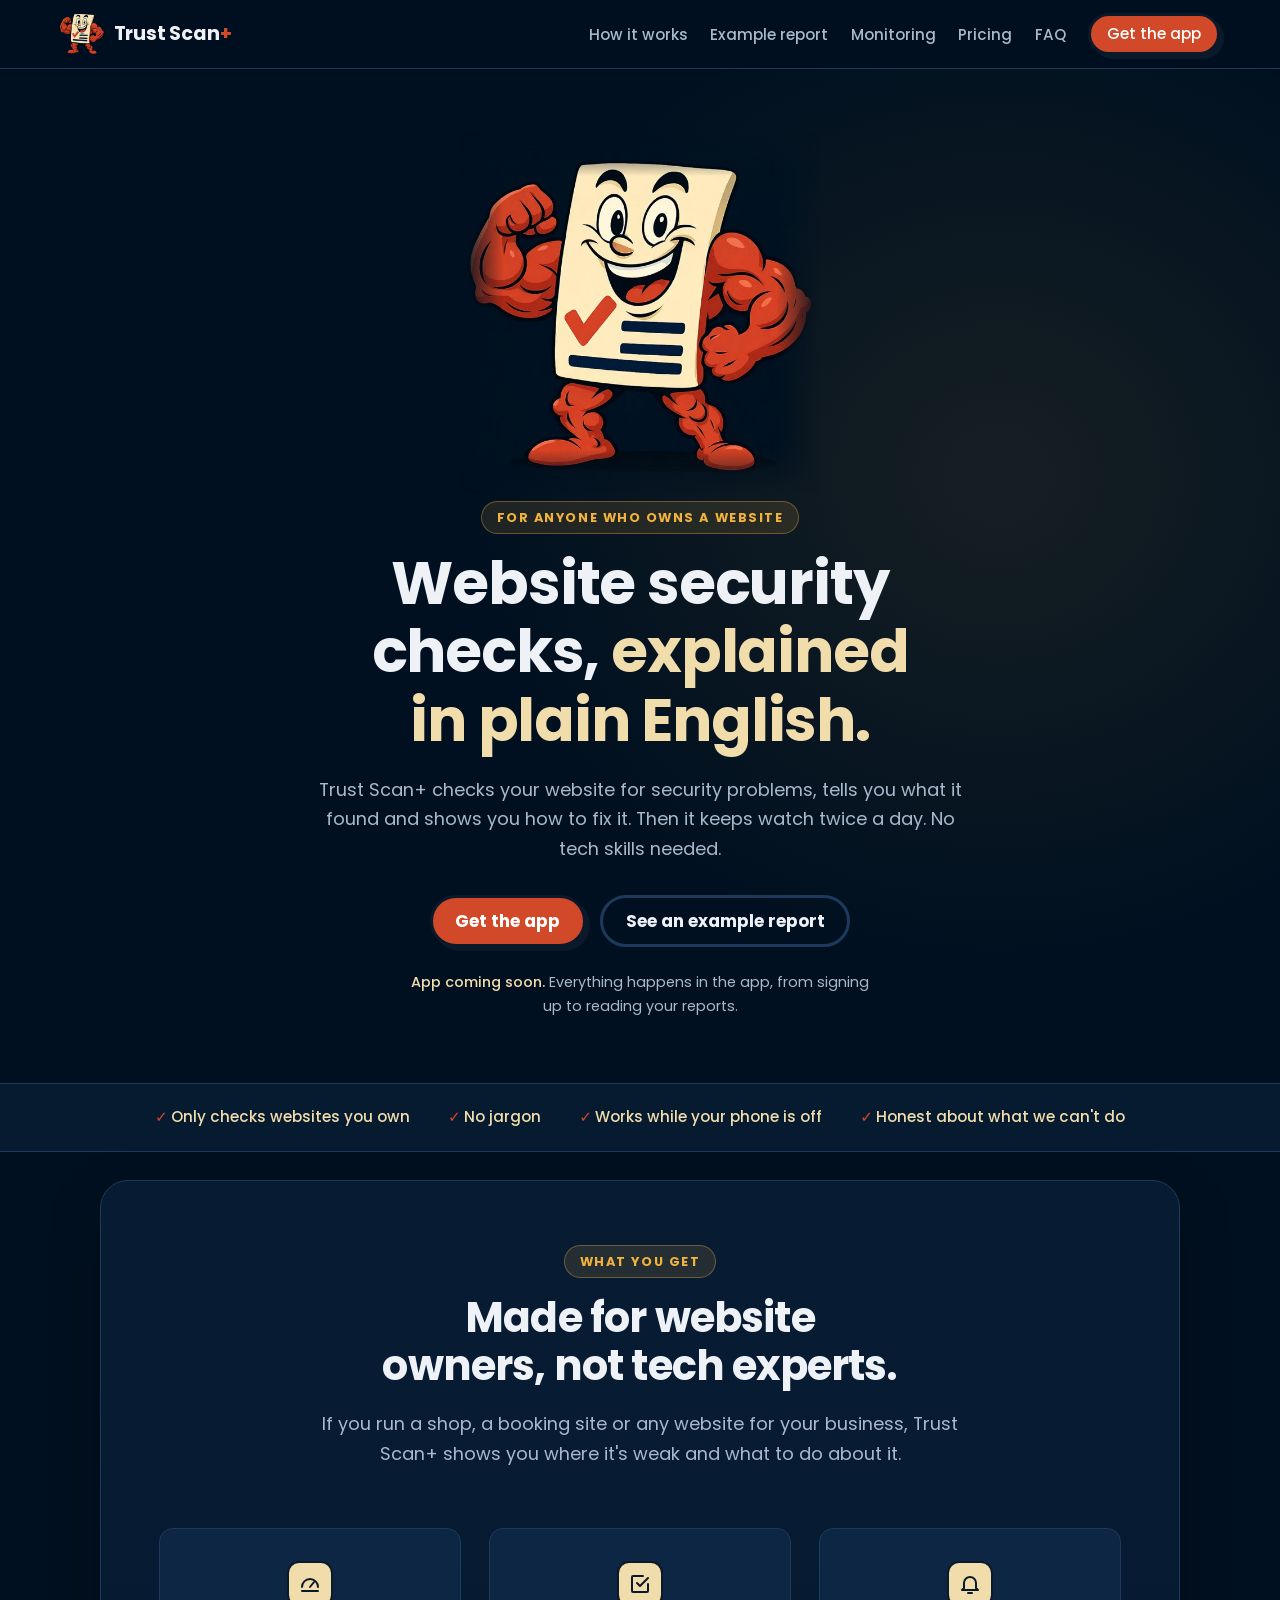
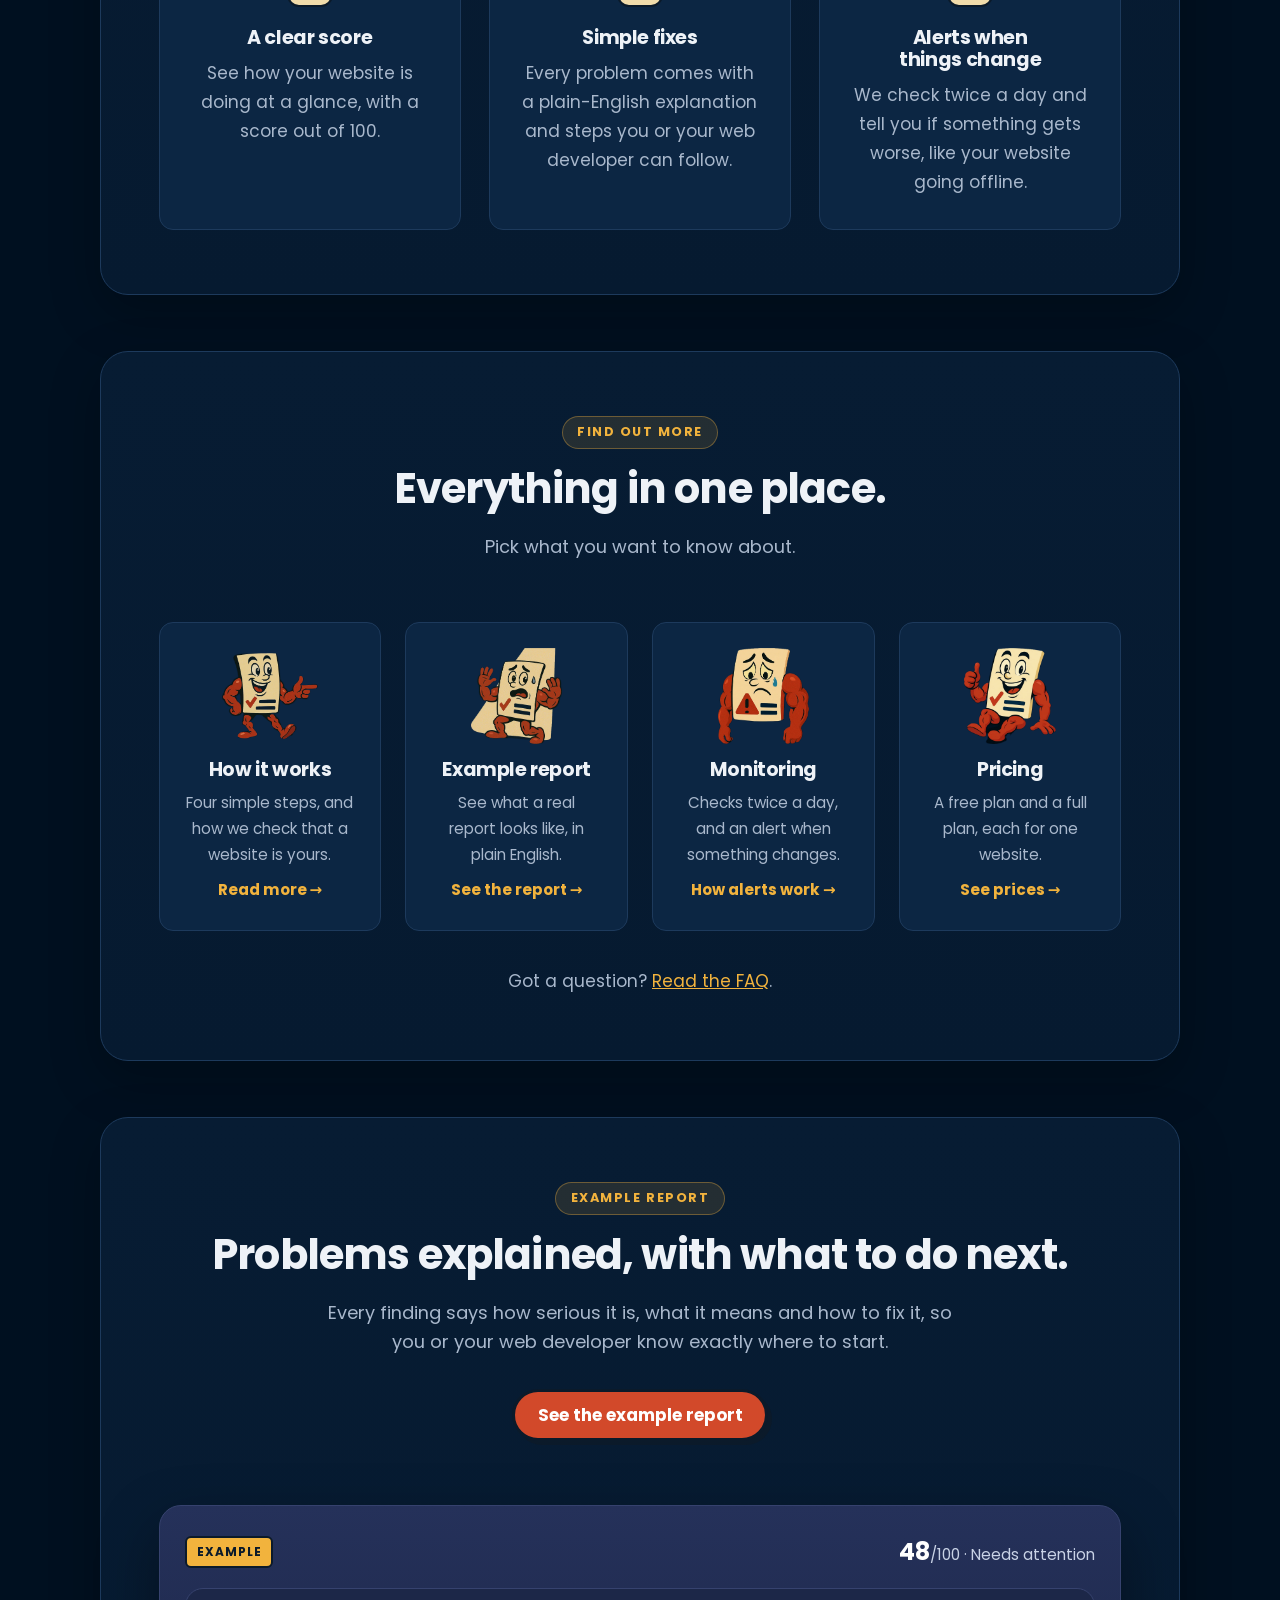
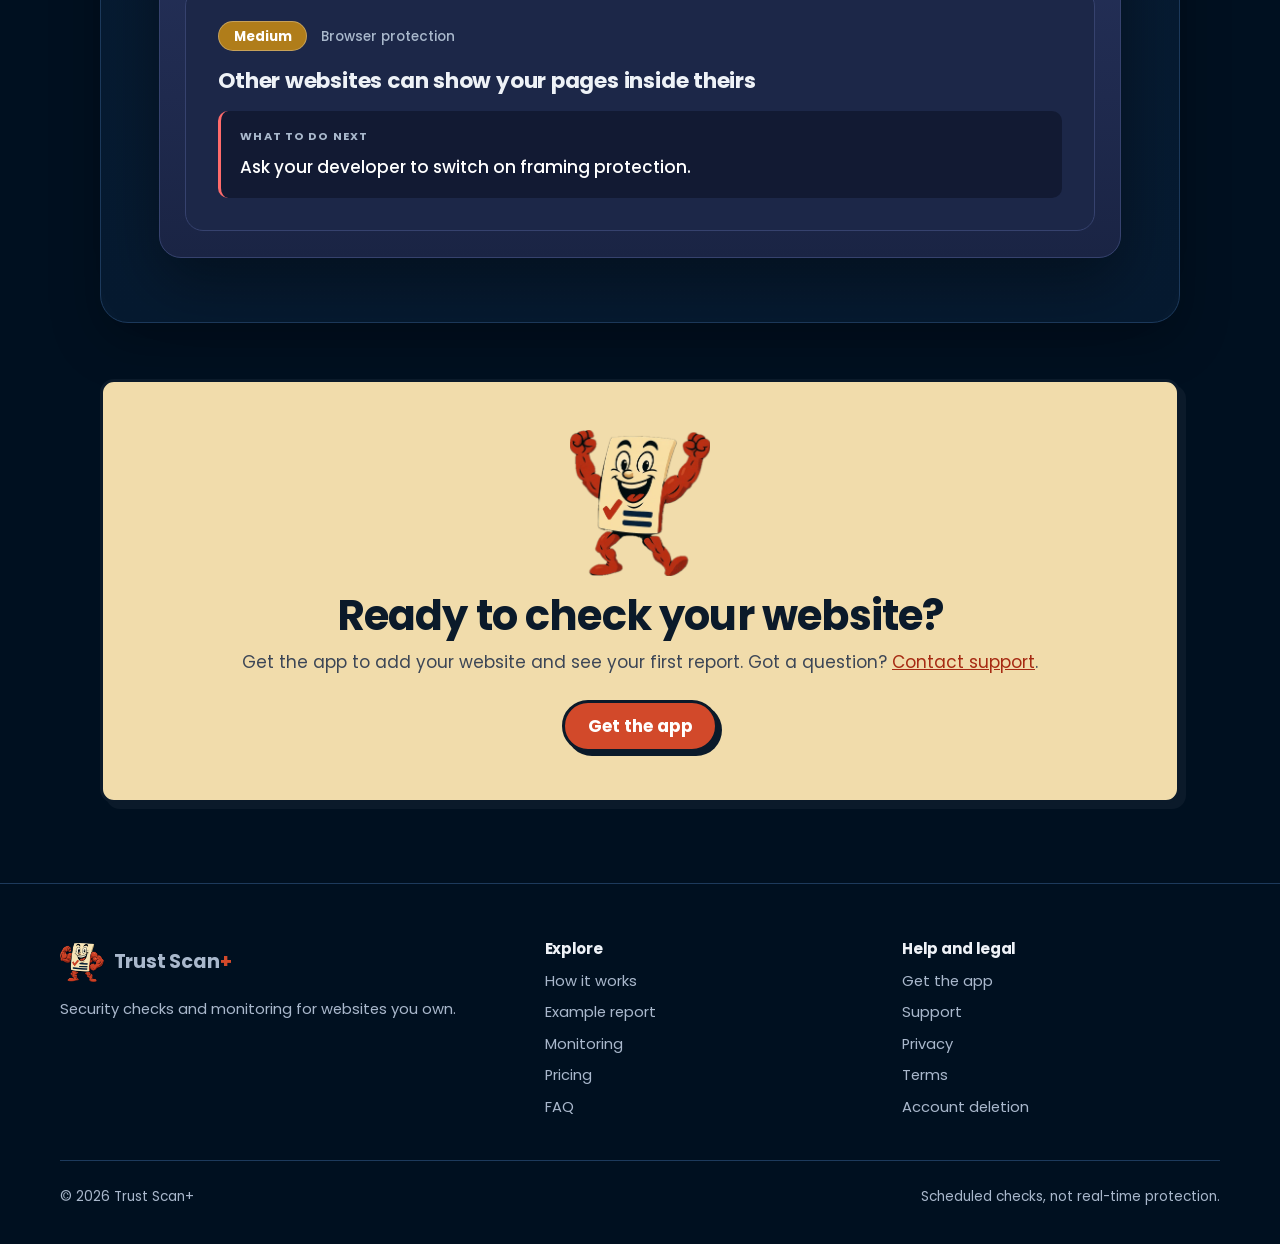
<file: index.html>
<!DOCTYPE html>
<html lang="en-GB" class="no-js">
<head>
  <meta charset="UTF-8">
  <meta name="viewport" content="width=device-width, initial-scale=1">
  <title>Trust Scan+ | Website security checks in plain English</title>
  <meta name="description" content="Trust Scan+ checks your website for security problems, explains what it found in plain English and keeps watch twice a day. Coming soon to the app.">
  <link rel="canonical" href="https://trustscanapp.com/">
  <meta name="referrer" content="strict-origin-when-cross-origin">
  <meta name="theme-color" content="#001020">
  <meta property="og:type" content="website">
  <meta property="og:title" content="Trust Scan+ | Website security checks in plain English">
  <meta property="og:description" content="Trust Scan+ checks your website for security problems, explains what it found in plain English and keeps watch twice a day. Coming soon to the app.">
  <meta property="og:url" content="https://trustscanapp.com/">
  <meta property="og:image" content="https://trustscanapp.com/assets/site/img/social-card.png">
  <meta name="twitter:card" content="summary_large_image">
  <link rel="icon" type="image/png" sizes="32x32" href="assets/site/img/favicon-32.png">
  <link rel="apple-touch-icon" href="assets/site/img/apple-touch-icon.png">
  <link rel="preload" href="assets/site/fonts/poppins-bold.woff" as="font" type="font/woff" crossorigin>
  <link rel="stylesheet" href="styles.css?v=a8bfb182c3">
  <script src="script.js?v=a8bfb182c3" defer></script>
</head>
<body>
  <a class="skip-link" href="#main">Skip to content</a>

  <header class="site-header">
    <div class="wrap header-inner">
      <a class="brand" href="./" aria-label="Trust Scan+ home">
        <img src="assets/site/img/mascot-bigflex.webp" alt="" width="44" height="44">
        <span>Trust Scan<span class="plus">+</span></span>
      </a>
      <button class="nav-toggle" type="button" aria-expanded="false" aria-controls="site-nav">Menu</button>
      <nav class="site-nav" id="site-nav" aria-label="Main">
        <ul>
          <li><a href="how-it-works.html">How it works</a></li>
          <li><a href="example-report.html">Example report</a></li>
          <li><a href="monitoring.html">Monitoring</a></li>
          <li><a href="pricing.html">Pricing</a></li>
          <li><a href="faq.html">FAQ</a></li>
          <li><a class="btn btn-primary btn-small" href="coming-soon.html" data-app-link>Get the app</a></li>
        </ul>
      </nav>
    </div>
  </header>

  <main id="main">
    <section class="hero">
      <div class="wrap split">
        <div>
          <span class="eyebrow">For anyone who owns a website</span>
          <h1>Website security checks, <span class="hl">explained in plain English.</span></h1>
          <p class="lead">Trust Scan+ checks your website for security problems, tells you what it found and shows you how to fix it. Then it keeps watch twice a day. No tech skills needed.</p>
          <div class="cta-row">
            <a class="btn btn-primary" href="coming-soon.html" data-app-link>Get the app</a>
            <a class="btn btn-secondary" href="example-report.html">See an example report</a>
          </div>
          <p class="cta-note"><strong>App coming soon.</strong> Everything happens in the app, from signing up to reading your reports.</p>
        </div>
        <div class="anim">
          <video autoplay muted loop playsinline preload="metadata" poster="assets/site/video/hero-flex.jpg" aria-hidden="true">
            <source src="assets/site/video/hero-flex.mp4" type="video/mp4">
          </video>
        </div>
      </div>
    </section>

    <div class="trust-strip">
      <ul class="wrap">
        <li>Only checks websites you own</li>
        <li>No jargon</li>
        <li>Works while your phone is off</li>
        <li>Honest about what we can't do</li>
      </ul>
    </div>

    <section id="who">
      <div class="wrap">
        <div class="section-head center">
          <span class="eyebrow">What you get</span>
          <h2>Made for website owners, not tech experts.</h2>
          <p class="lead">If you run a shop, a booking site or any website for your business, Trust Scan+ shows you where it's weak and what to do about it.</p>
        </div>
        <div class="cards">
          <article class="card">
            <div class="icon" aria-hidden="true"><svg viewBox="0 0 24 24" fill="none" stroke="currentColor" stroke-width="2" stroke-linecap="round" stroke-linejoin="round"><path d="M4 15a8 8 0 1116 0"/><path d="M12 15l4-5"/><path d="M4 19h16"/></svg></div>
            <h3>A clear score</h3>
            <p>See how your website is doing at a glance, with a score out of 100.</p>
          </article>
          <article class="card">
            <div class="icon" aria-hidden="true"><svg viewBox="0 0 24 24" fill="none" stroke="currentColor" stroke-width="2" stroke-linecap="round" stroke-linejoin="round"><path d="M9 11l3 3 8-8"/><path d="M20 12v7a1 1 0 01-1 1H5a1 1 0 01-1-1V5a1 1 0 011-1h10"/></svg></div>
            <h3>Simple fixes</h3>
            <p>Every problem comes with a plain-English explanation and steps you or your web developer can follow.</p>
          </article>
          <article class="card">
            <div class="icon" aria-hidden="true"><svg viewBox="0 0 24 24" fill="none" stroke="currentColor" stroke-width="2" stroke-linecap="round" stroke-linejoin="round"><path d="M6 16V11a6 6 0 1112 0v5l2 2H4z"/><path d="M10 21h4"/></svg></div>
            <h3>Alerts when things change</h3>
            <p>We check twice a day and tell you if something gets worse, like your website going offline.</p>
          </article>
        </div>
      </div>
    </section>

    <section id="explore" class="section-alt">
      <div class="wrap">
        <div class="section-head center">
          <span class="eyebrow">Find out more</span>
          <h2>Everything in one place.</h2>
          <p class="lead">Pick what you want to know about.</p>
        </div>
        <div class="explore">
          <a class="explore-card" href="how-it-works.html">
            <img src="assets/site/img/mascot-point.webp" alt="" width="640" height="570" loading="lazy">
            <h3>How it works</h3>
            <p>Four simple steps, and how we check that a website is yours.</p>
            <span class="explore-more">Read more <span aria-hidden="true">&rarr;</span></span>
          </a>
          <a class="explore-card" href="example-report.html">
            <img src="assets/site/img/mascot-spotlight.webp" alt="" width="570" height="600" loading="lazy">
            <h3>Example report</h3>
            <p>See what a real report looks like, in plain English.</p>
            <span class="explore-more">See the report <span aria-hidden="true">&rarr;</span></span>
          </a>
          <a class="explore-card" href="monitoring.html">
            <img src="assets/site/img/mascot-alert.webp" alt="" width="570" height="600" loading="lazy">
            <h3>Monitoring</h3>
            <p>Checks twice a day, and an alert when something changes.</p>
            <span class="explore-more">How alerts work <span aria-hidden="true">&rarr;</span></span>
          </a>
          <a class="explore-card" href="pricing.html">
            <img src="assets/site/img/mascot-thumbs.webp" alt="" width="580" height="600" loading="lazy">
            <h3>Pricing</h3>
            <p>A free plan and a full plan, each for one website.</p>
            <span class="explore-more">See prices <span aria-hidden="true">&rarr;</span></span>
          </a>
        </div>
        <p class="explore-faq">Got a question? <a href="faq.html">Read the FAQ</a>.</p>
      </div>
    </section>

    <section id="preview">
      <div class="wrap preview">
        <div>
          <span class="eyebrow">Example report</span>
          <h2>Problems explained, with what to do next.</h2>
          <p class="lead">Every finding says how serious it is, what it means and how to fix it, so you or your web developer know exactly where to start.</p>
          <div class="cta-row">
            <a class="btn btn-primary" href="example-report.html">See the example report</a>
          </div>
        </div>
        <div class="mini-rpt" aria-label="Preview of a simplified example report">
          <div class="mini-rpt-top">
            <span class="badge badge-sample">Example</span>
            <span class="mini-score"><b>48</b>/100 · Needs attention</span>
          </div>
          <div class="rpt-find">
            <div class="rpt-find-top"><span class="pill pill-medium">Medium</span><span class="rpt-find-area">Browser protection</span></div>
            <h4>Other websites can show your pages inside theirs</h4>
            <p class="rpt-do"><span class="col-label">What to do next</span>Ask your developer to switch on framing protection.</p>
          </div>
        </div>
      </div>
    </section>

    <section class="final-cta" id="support">
      <div class="wrap">
        <div class="paper">
          <div>
            <h2>Ready to check your website?</h2>
            <p>Get the app to add your website and see your first report. Got a question? <a href="support.html">Contact support</a>.</p>
            <div class="cta-row">
              <a class="btn btn-primary" href="coming-soon.html" data-app-link>Get the app</a>
            </div>
          </div>
          <img src="assets/site/img/mascot-celebrate.webp" alt="Celebrating Trust Scan+ mascot" width="575" height="600" loading="lazy">
        </div>
      </div>
    </section>

  </main>

  <footer class="site-footer">
    <div class="wrap">
      <div class="footer-grid">
        <div>
          <a class="brand" href="./">
            <img src="assets/site/img/mascot-bigflex.webp" alt="" width="44" height="44" loading="lazy">
            <span>Trust Scan<span class="plus">+</span></span>
          </a>
          <p>Security checks and monitoring for websites you own.</p>
        </div>
        <div>
          <h3>Explore</h3>
          <ul>
            <li><a href="how-it-works.html">How it works</a></li>
            <li><a href="example-report.html">Example report</a></li>
            <li><a href="monitoring.html">Monitoring</a></li>
            <li><a href="pricing.html">Pricing</a></li>
            <li><a href="faq.html">FAQ</a></li>
          </ul>
        </div>
        <div>
          <h3>Help and legal</h3>
          <ul>
            <li><a href="coming-soon.html" data-app-link>Get the app</a></li>
            <li><a href="support.html">Support</a></li>
            <li><a href="privacy.html">Privacy</a></li>
            <li><a href="terms.html">Terms</a></li>
            <li><a href="account-deletion.html">Account deletion</a></li>
          </ul>
        </div>
      </div>
      <div class="footer-base">
        <span>&copy; <span data-year>2026</span> Trust Scan+</span>
        <span>Scheduled checks, not real-time protection.</span>
      </div>
    </div>
  </footer>
</body>
</html>
</file>
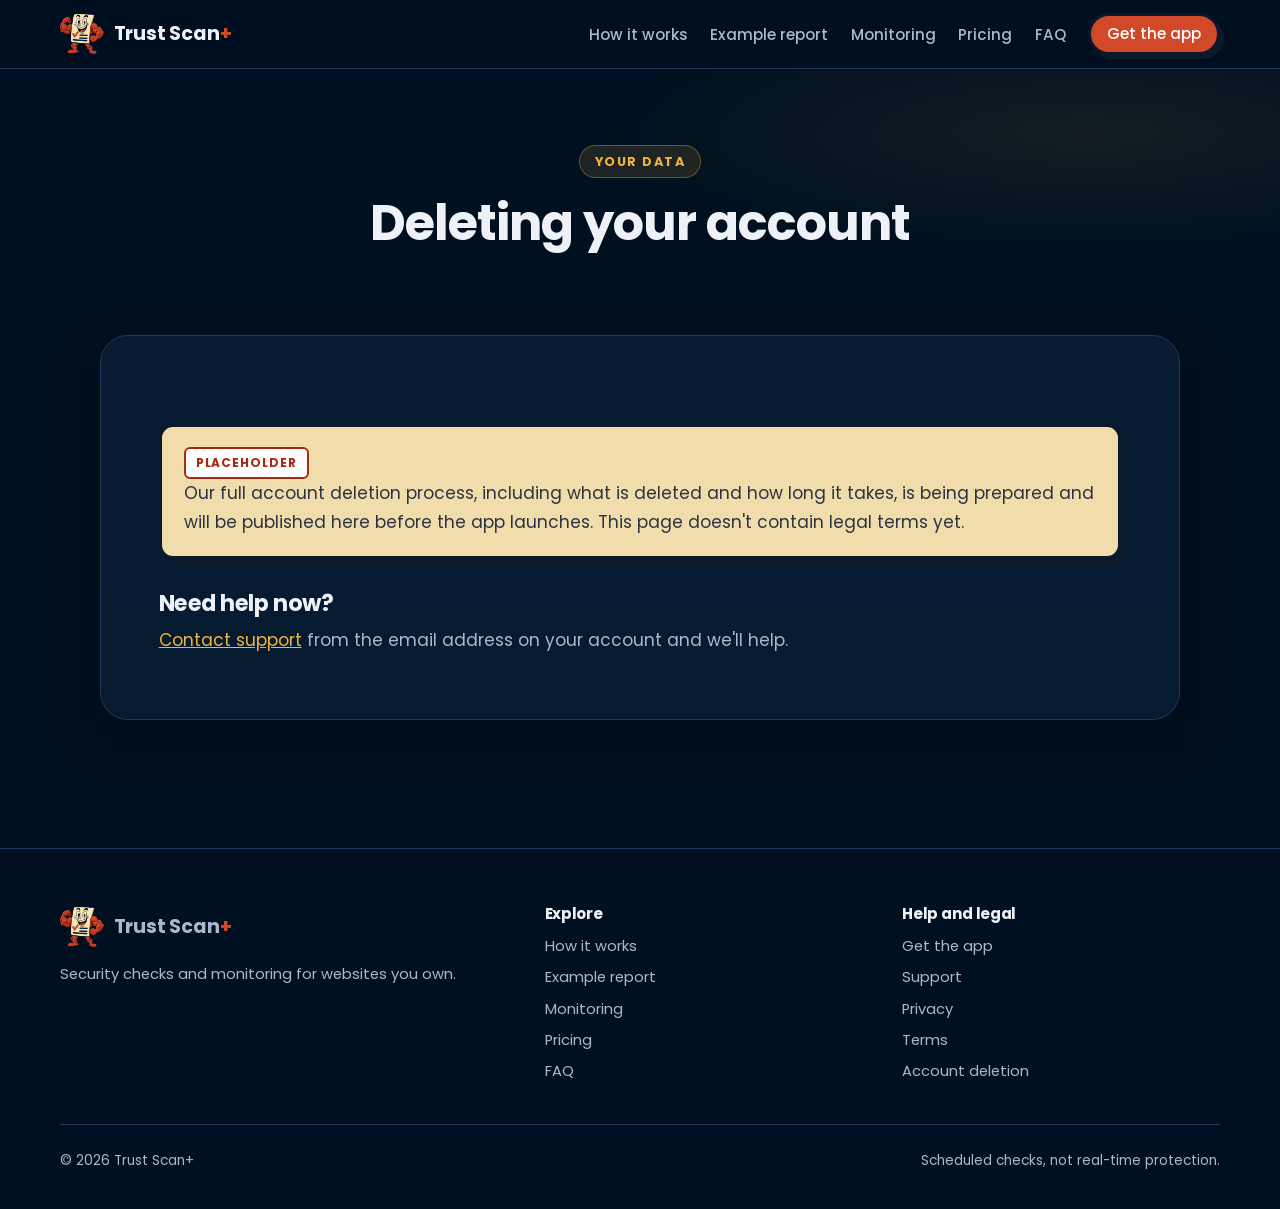
<file: account-deletion.html>
<!DOCTYPE html>
<html lang="en-GB" class="no-js">
<head>
  <meta charset="UTF-8">
  <meta name="viewport" content="width=device-width, initial-scale=1">
  <title>Account deletion | Trust Scan+</title>
  <meta name="description" content="How to delete your Trust Scan+ account and data.">
  <link rel="canonical" href="https://trustscanapp.com/account-deletion.html">
  <meta name="referrer" content="strict-origin-when-cross-origin">
  <meta name="theme-color" content="#001020">
  <link rel="icon" type="image/png" sizes="32x32" href="assets/site/img/favicon-32.png">
  <link rel="apple-touch-icon" href="assets/site/img/apple-touch-icon.png">
  <link rel="preload" href="assets/site/fonts/poppins-bold.woff" as="font" type="font/woff" crossorigin>
  <link rel="stylesheet" href="styles.css?v=a8bfb182c3">
  <script src="script.js?v=a8bfb182c3" defer></script>
</head>
<body>
  <a class="skip-link" href="#main">Skip to content</a>

  <header class="site-header">
    <div class="wrap header-inner">
      <a class="brand" href="./" aria-label="Trust Scan+ home">
        <img src="assets/site/img/mascot-bigflex.webp" alt="" width="44" height="44">
        <span>Trust Scan<span class="plus">+</span></span>
      </a>
      <button class="nav-toggle" type="button" aria-expanded="false" aria-controls="site-nav">Menu</button>
      <nav class="site-nav" id="site-nav" aria-label="Main">
        <ul>
          <li><a href="how-it-works.html">How it works</a></li>
          <li><a href="example-report.html">Example report</a></li>
          <li><a href="monitoring.html">Monitoring</a></li>
          <li><a href="pricing.html">Pricing</a></li>
          <li><a href="faq.html">FAQ</a></li>
          <li><a class="btn btn-primary btn-small" href="coming-soon.html" data-app-link>Get the app</a></li>
        </ul>
      </nav>
    </div>
  </header>

  <main id="main">
    <section class="page-hero">
      <div class="wrap page-hero-inner">
        <div>
          <span class="eyebrow">Your data</span>
          <h1>Deleting your account</h1>
        </div>
      </div>
    </section>

    <section class="prose-section">
      <div class="wrap prose">
      <div class="paper placeholder">
        <span class="badge badge-draft">Placeholder</span>
        <p>Our full account deletion process, including what is deleted and how long it takes, is being prepared and will be published here before the app launches. This page doesn't contain legal terms yet.</p>
      </div>
        <h2>Need help now?</h2>
        <p><a href="support.html">Contact support</a> from the email address on your account and we'll help.</p>
      </div>
    </section>

  </main>

  <footer class="site-footer">
    <div class="wrap">
      <div class="footer-grid">
        <div>
          <a class="brand" href="./">
            <img src="assets/site/img/mascot-bigflex.webp" alt="" width="44" height="44" loading="lazy">
            <span>Trust Scan<span class="plus">+</span></span>
          </a>
          <p>Security checks and monitoring for websites you own.</p>
        </div>
        <div>
          <h3>Explore</h3>
          <ul>
            <li><a href="how-it-works.html">How it works</a></li>
            <li><a href="example-report.html">Example report</a></li>
            <li><a href="monitoring.html">Monitoring</a></li>
            <li><a href="pricing.html">Pricing</a></li>
            <li><a href="faq.html">FAQ</a></li>
          </ul>
        </div>
        <div>
          <h3>Help and legal</h3>
          <ul>
            <li><a href="coming-soon.html" data-app-link>Get the app</a></li>
            <li><a href="support.html">Support</a></li>
            <li><a href="privacy.html">Privacy</a></li>
            <li><a href="terms.html">Terms</a></li>
            <li><a href="account-deletion.html">Account deletion</a></li>
          </ul>
        </div>
      </div>
      <div class="footer-base">
        <span>&copy; <span data-year>2026</span> Trust Scan+</span>
        <span>Scheduled checks, not real-time protection.</span>
      </div>
    </div>
  </footer>
</body>
</html>
</file>
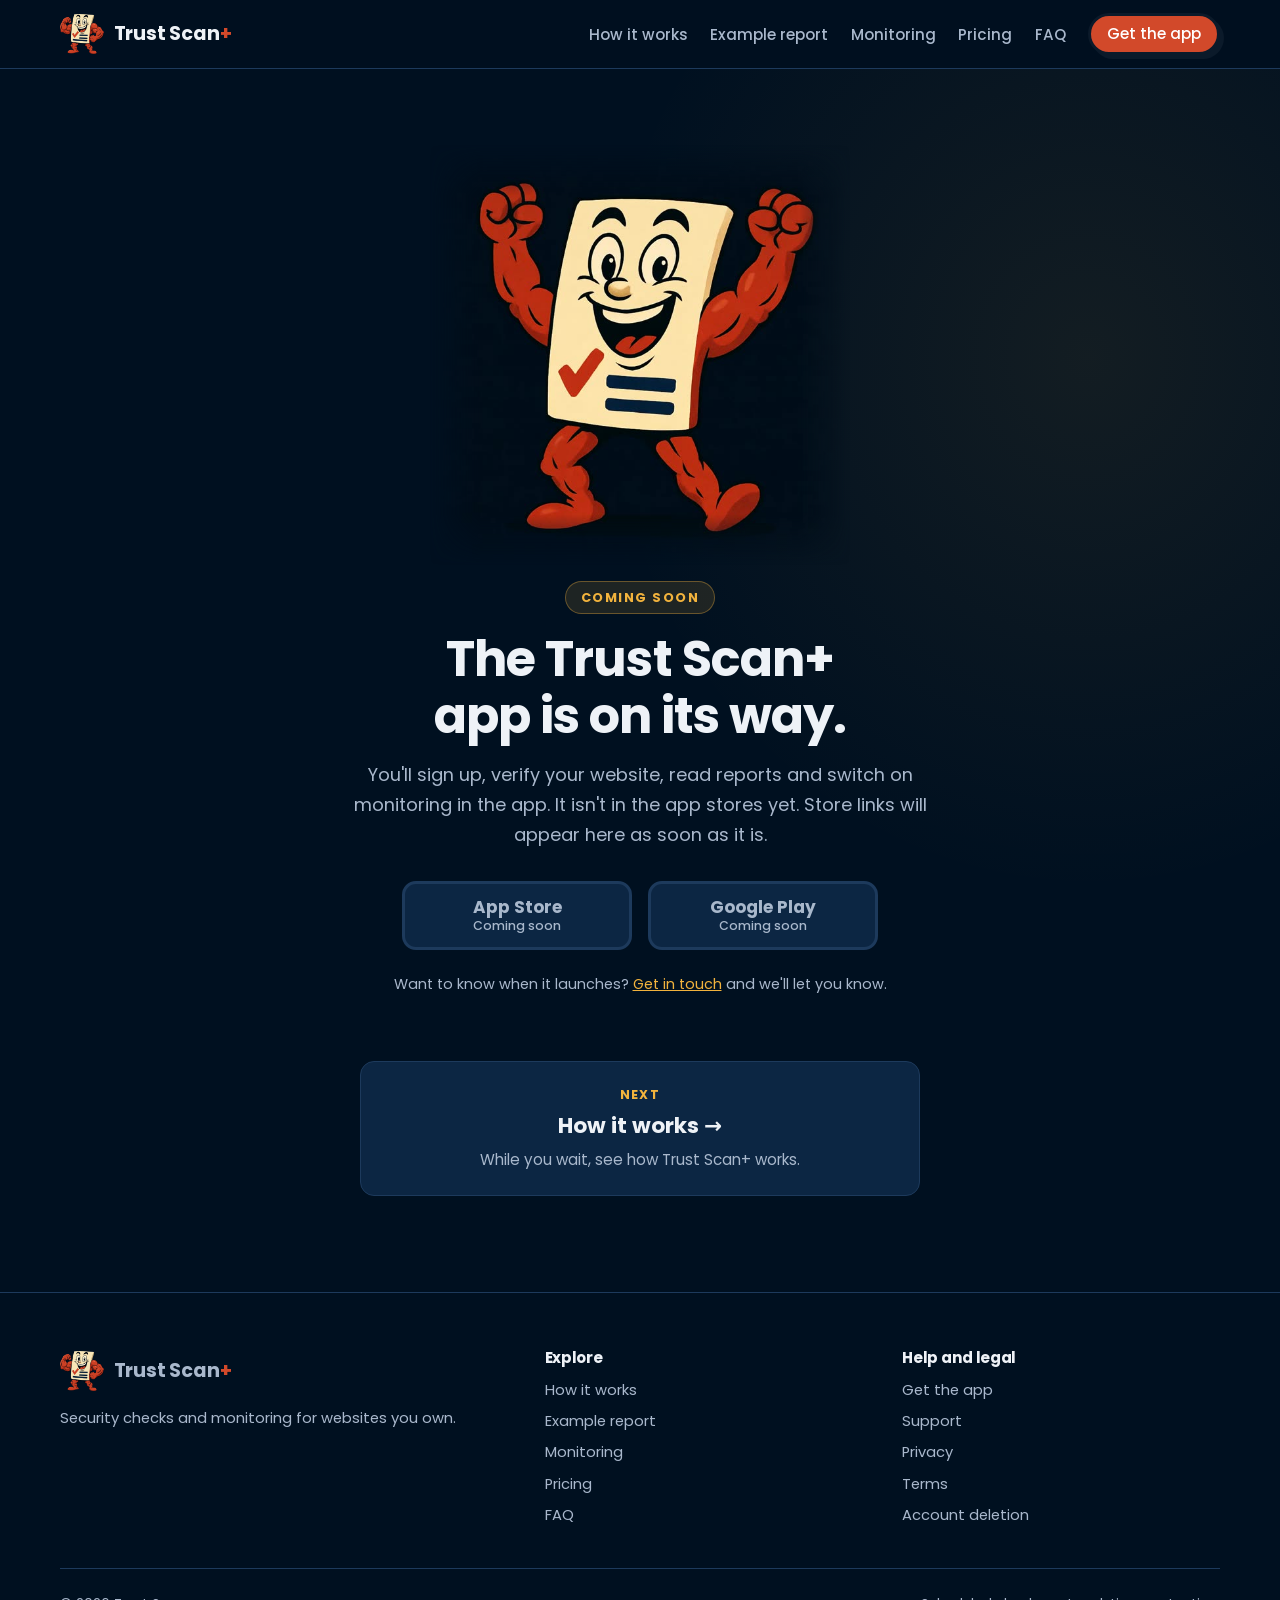
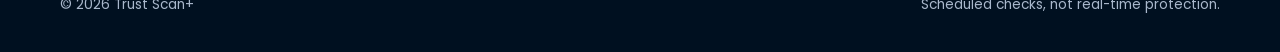
<file: coming-soon.html>
<!DOCTYPE html>
<html lang="en-GB" class="no-js">
<head>
  <meta charset="UTF-8">
  <meta name="viewport" content="width=device-width, initial-scale=1">
  <title>App coming soon | Trust Scan+</title>
  <meta name="description" content="The Trust Scan+ app is coming soon. Sign up, verify your website, get reports and switch on monitoring in the app.">
  <link rel="canonical" href="https://trustscanapp.com/coming-soon.html">
  <meta name="referrer" content="strict-origin-when-cross-origin">
  <meta name="theme-color" content="#001020">
  <link rel="icon" type="image/png" sizes="32x32" href="assets/site/img/favicon-32.png">
  <link rel="apple-touch-icon" href="assets/site/img/apple-touch-icon.png">
  <link rel="preload" href="assets/site/fonts/poppins-bold.woff" as="font" type="font/woff" crossorigin>
  <link rel="stylesheet" href="styles.css?v=a8bfb182c3">
  <script src="script.js?v=a8bfb182c3" defer></script>
</head>
<body>
  <a class="skip-link" href="#main">Skip to content</a>

  <header class="site-header">
    <div class="wrap header-inner">
      <a class="brand" href="./" aria-label="Trust Scan+ home">
        <img src="assets/site/img/mascot-bigflex.webp" alt="" width="44" height="44">
        <span>Trust Scan<span class="plus">+</span></span>
      </a>
      <button class="nav-toggle" type="button" aria-expanded="false" aria-controls="site-nav">Menu</button>
      <nav class="site-nav" id="site-nav" aria-label="Main">
        <ul>
          <li><a href="how-it-works.html">How it works</a></li>
          <li><a href="example-report.html">Example report</a></li>
          <li><a href="monitoring.html">Monitoring</a></li>
          <li><a href="pricing.html">Pricing</a></li>
          <li><a href="faq.html">FAQ</a></li>
          <li><a class="btn btn-primary btn-small" href="coming-soon.html" data-app-link aria-current="page">Get the app</a></li>
        </ul>
      </nav>
    </div>
  </header>

  <main id="main">
    <section class="page-hero page-hero-center">
      <div class="wrap">
        <div class="anim">
          <video autoplay muted loop playsinline preload="metadata" poster="assets/site/video/celebrate.jpg" aria-hidden="true">
            <source src="assets/site/video/celebrate.mp4" type="video/mp4">
          </video>
        </div>
        <span class="eyebrow">Coming soon</span>
        <h1>The Trust Scan+ app is on its way.</h1>
        <p class="lead">You'll sign up, verify your website, read reports and switch on monitoring in the app. It isn't in the app stores yet. Store links will appear here as soon as it is.</p>
        <div class="store-row">
          <a class="btn btn-primary store-btn" href="coming-soon.html" data-store="ios" aria-disabled="true">App Store<small>Coming soon</small></a>
          <a class="btn btn-primary store-btn" href="coming-soon.html" data-store="android" aria-disabled="true">Google Play<small>Coming soon</small></a>
        </div>
        <p class="cta-note">Want to know when it launches? <a href="support.html">Get in touch</a> and we'll let you know.</p>
      </div>
    </section>

    <nav class="pager" aria-label="Next page">
      <div class="wrap">
        <a class="pager-link" href="how-it-works.html">
          <span class="pager-kicker">Next</span>
          <span class="pager-title">How it works <span aria-hidden="true">&rarr;</span></span>
          <span class="pager-blurb">While you wait, see how Trust Scan+ works.</span>
        </a>
      </div>
    </nav>

  </main>

  <footer class="site-footer">
    <div class="wrap">
      <div class="footer-grid">
        <div>
          <a class="brand" href="./">
            <img src="assets/site/img/mascot-bigflex.webp" alt="" width="44" height="44" loading="lazy">
            <span>Trust Scan<span class="plus">+</span></span>
          </a>
          <p>Security checks and monitoring for websites you own.</p>
        </div>
        <div>
          <h3>Explore</h3>
          <ul>
            <li><a href="how-it-works.html">How it works</a></li>
            <li><a href="example-report.html">Example report</a></li>
            <li><a href="monitoring.html">Monitoring</a></li>
            <li><a href="pricing.html">Pricing</a></li>
            <li><a href="faq.html">FAQ</a></li>
          </ul>
        </div>
        <div>
          <h3>Help and legal</h3>
          <ul>
            <li><a href="coming-soon.html" data-app-link>Get the app</a></li>
            <li><a href="support.html">Support</a></li>
            <li><a href="privacy.html">Privacy</a></li>
            <li><a href="terms.html">Terms</a></li>
            <li><a href="account-deletion.html">Account deletion</a></li>
          </ul>
        </div>
      </div>
      <div class="footer-base">
        <span>&copy; <span data-year>2026</span> Trust Scan+</span>
        <span>Scheduled checks, not real-time protection.</span>
      </div>
    </div>
  </footer>
</body>
</html>
</file>
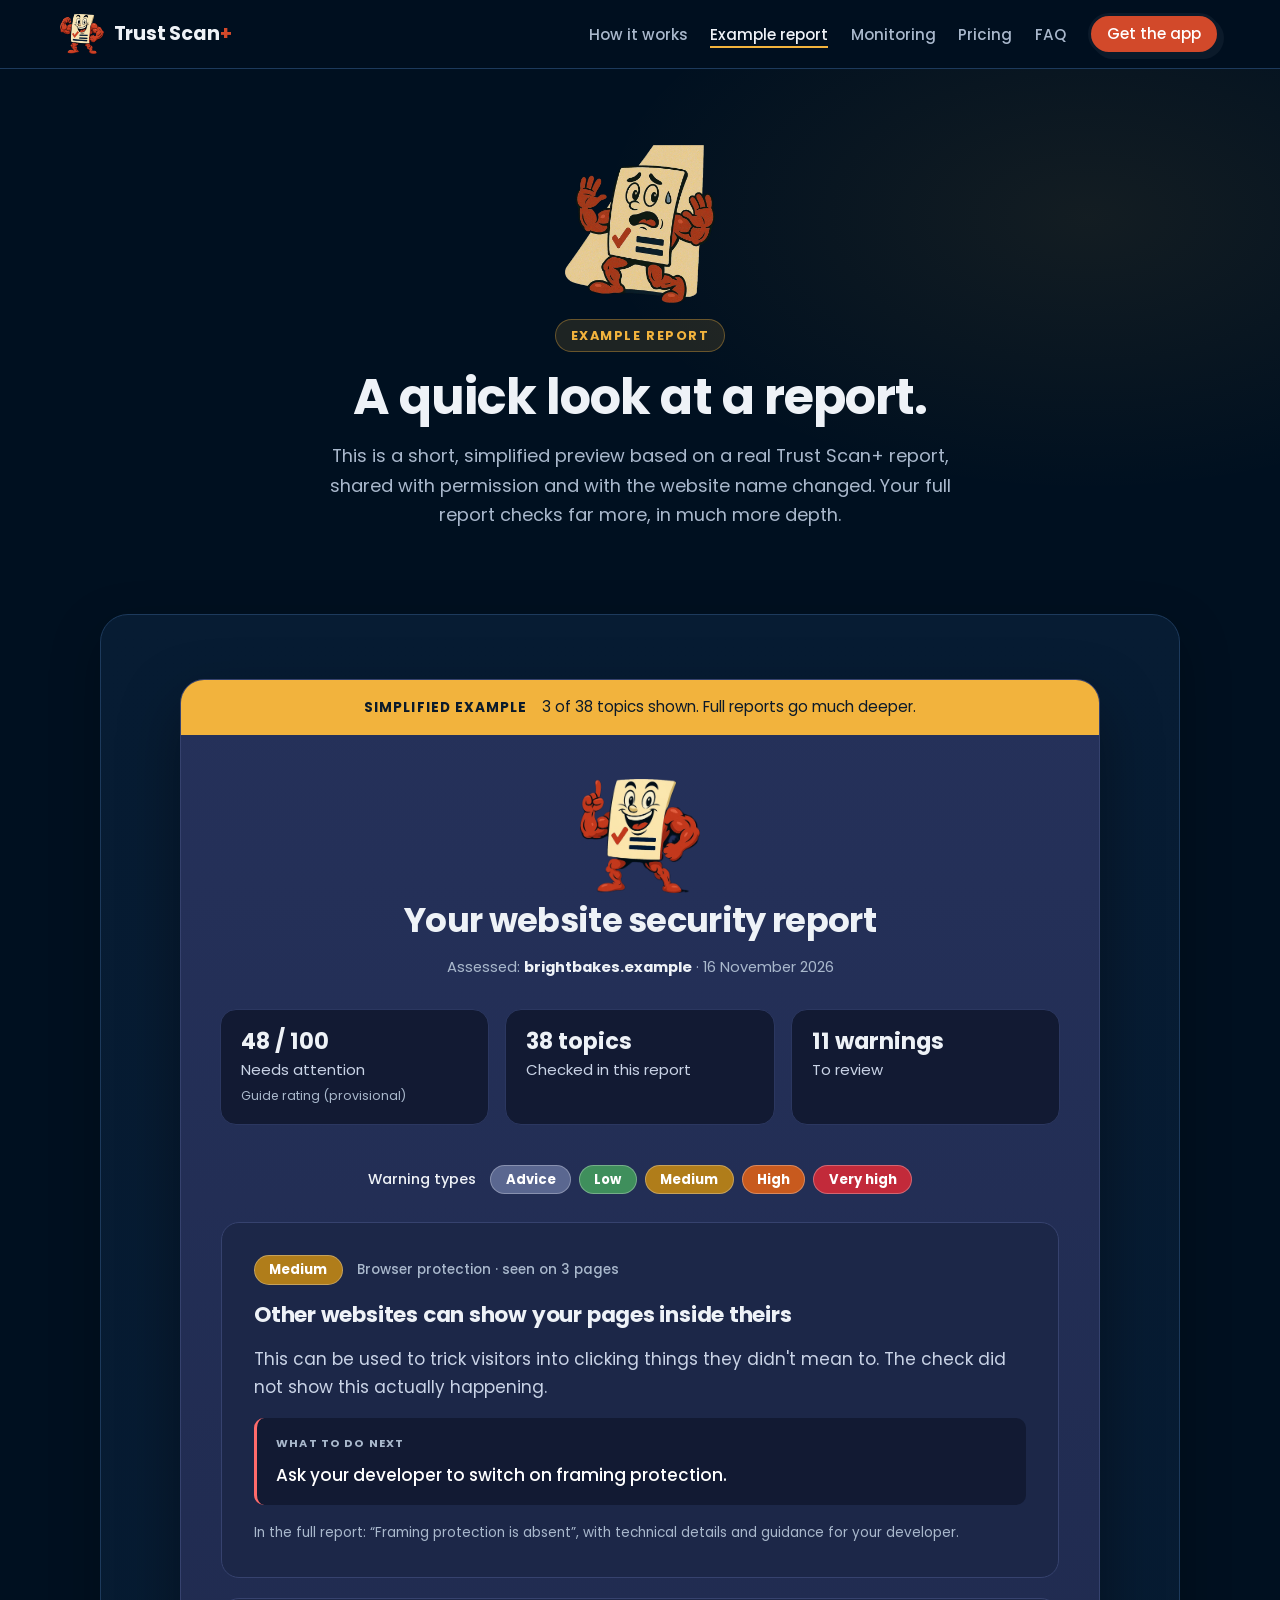
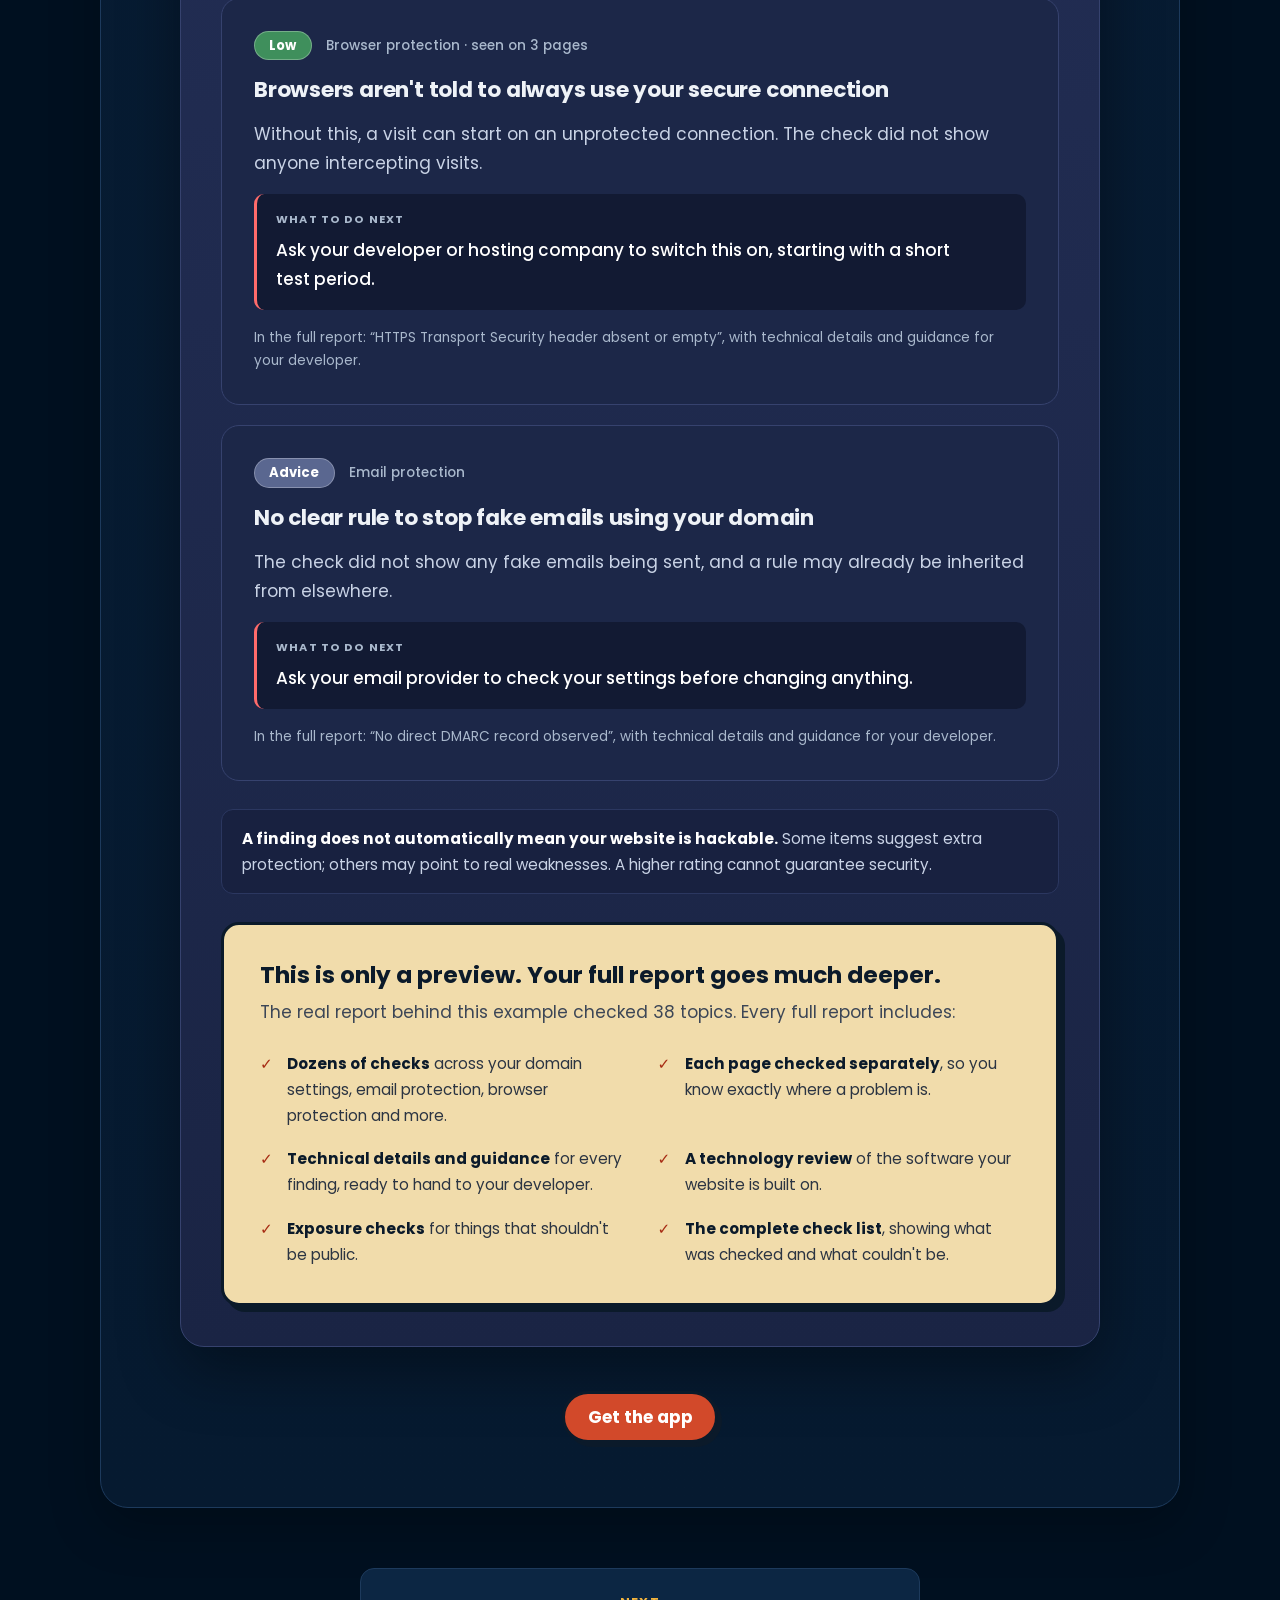
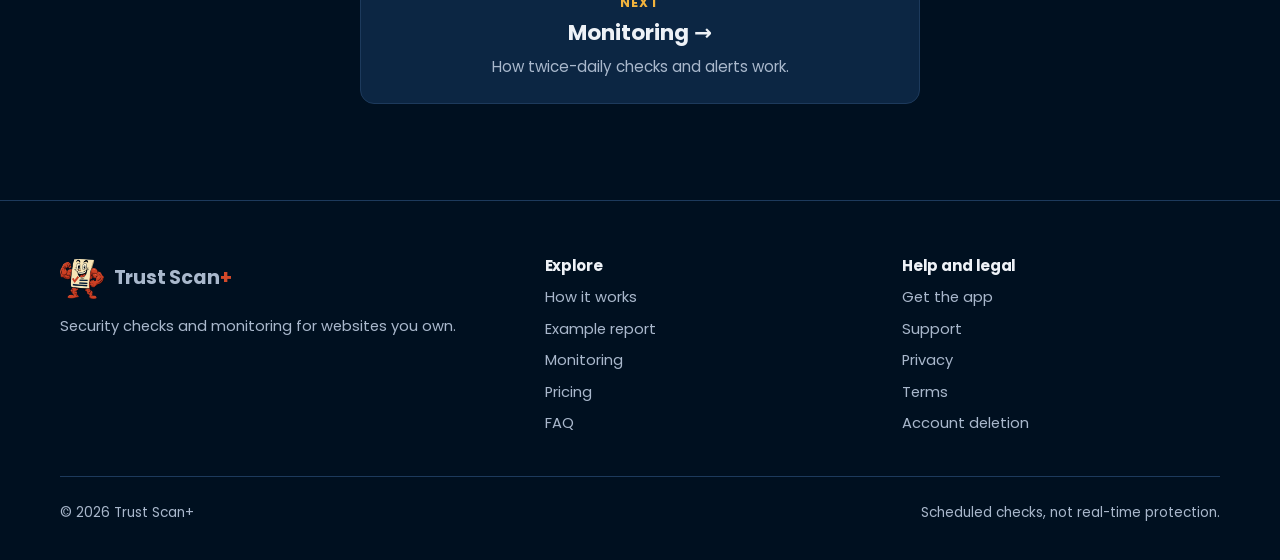
<file: example-report.html>
<!DOCTYPE html>
<html lang="en-GB" class="no-js">
<head>
  <meta charset="UTF-8">
  <meta name="viewport" content="width=device-width, initial-scale=1">
  <title>Example report | Trust Scan+</title>
  <meta name="description" content="A simplified example of a Trust Scan+ website security report, based on a real report with the website name changed.">
  <link rel="canonical" href="https://trustscanapp.com/example-report.html">
  <meta name="referrer" content="strict-origin-when-cross-origin">
  <meta name="theme-color" content="#001020">
  <link rel="icon" type="image/png" sizes="32x32" href="assets/site/img/favicon-32.png">
  <link rel="apple-touch-icon" href="assets/site/img/apple-touch-icon.png">
  <link rel="preload" href="assets/site/fonts/poppins-bold.woff" as="font" type="font/woff" crossorigin>
  <link rel="stylesheet" href="styles.css?v=a8bfb182c3">
  <script src="script.js?v=a8bfb182c3" defer></script>
</head>
<body>
  <a class="skip-link" href="#main">Skip to content</a>

  <header class="site-header">
    <div class="wrap header-inner">
      <a class="brand" href="./" aria-label="Trust Scan+ home">
        <img src="assets/site/img/mascot-bigflex.webp" alt="" width="44" height="44">
        <span>Trust Scan<span class="plus">+</span></span>
      </a>
      <button class="nav-toggle" type="button" aria-expanded="false" aria-controls="site-nav">Menu</button>
      <nav class="site-nav" id="site-nav" aria-label="Main">
        <ul>
          <li><a href="how-it-works.html">How it works</a></li>
          <li><a href="example-report.html" aria-current="page">Example report</a></li>
          <li><a href="monitoring.html">Monitoring</a></li>
          <li><a href="pricing.html">Pricing</a></li>
          <li><a href="faq.html">FAQ</a></li>
          <li><a class="btn btn-primary btn-small" href="coming-soon.html" data-app-link>Get the app</a></li>
        </ul>
      </nav>
    </div>
  </header>

  <main id="main">
    <section class="page-hero">
      <div class="wrap page-hero-inner">
        <div>
          <span class="eyebrow">Example report</span>
          <h1>A quick look at a report.</h1>
          <p class="lead">This is a short, simplified preview based on a real Trust Scan+ report, shared with permission and with the website name changed. Your full report checks far more, in much more depth.</p>
        </div>
        <img class="page-hero-img" src="assets/site/img/mascot-spotlight.webp" alt="" width="600" height="600">
      </div>
    </section>

    <section id="report" class="section-alt">
      <div class="wrap">

        <article class="rpt" aria-label="Simplified example of a security report">
          <div class="rpt-flag">
            <strong>Simplified example</strong>
            <span>3 of 38 topics shown. Full reports go much deeper.</span>
          </div>
          <header class="rpt-head">
            <img src="assets/site/img/mascot-tip.webp" alt="" width="600" height="571" loading="lazy">
            <h3>Your website security report</h3>
            <p class="rpt-meta">Assessed: <strong>brightbakes.example</strong> · 16 November 2026</p>
            <div class="rpt-stats">
              <div><b>48 / 100</b><span>Needs attention</span><small>Guide rating (provisional)</small></div>
              <div><b>38 topics</b><span>Checked in this report</span></div>
              <div><b>11 warnings</b><span>To review</span></div>
            </div>
          </header>

          <div class="rpt-body">
            <div class="rpt-legend">
              <span>Warning types</span>
              <span class="pill pill-advice">Advice</span>
              <span class="pill pill-low">Low</span>
              <span class="pill pill-medium">Medium</span>
              <span class="pill pill-high">High</span>
              <span class="pill pill-very">Very high</span>
            </div>

            <ul class="rpt-list">
              <li class="rpt-find">
                <div class="rpt-find-top"><span class="pill pill-medium">Medium</span><span class="rpt-find-area">Browser protection · seen on 3 pages</span></div>
                <h4>Other websites can show your pages inside theirs</h4>
                <p>This can be used to trick visitors into clicking things they didn't mean to. The check did not show this actually happening.</p>
                <p class="rpt-do"><span class="col-label">What to do next</span>Ask your developer to switch on framing protection.</p>
                <p class="rpt-tech">In the full report: &ldquo;Framing protection is absent&rdquo;, with technical details and guidance for your developer.</p>
              </li>
              <li class="rpt-find">
                <div class="rpt-find-top"><span class="pill pill-low">Low</span><span class="rpt-find-area">Browser protection · seen on 3 pages</span></div>
                <h4>Browsers aren't told to always use your secure connection</h4>
                <p>Without this, a visit can start on an unprotected connection. The check did not show anyone intercepting visits.</p>
                <p class="rpt-do"><span class="col-label">What to do next</span>Ask your developer or hosting company to switch this on, starting with a short test period.</p>
                <p class="rpt-tech">In the full report: &ldquo;HTTPS Transport Security header absent or empty&rdquo;, with technical details and guidance for your developer.</p>
              </li>
              <li class="rpt-find">
                <div class="rpt-find-top"><span class="pill pill-advice">Advice</span><span class="rpt-find-area">Email protection</span></div>
                <h4>No clear rule to stop fake emails using your domain</h4>
                <p>The check did not show any fake emails being sent, and a rule may already be inherited from elsewhere.</p>
                <p class="rpt-do"><span class="col-label">What to do next</span>Ask your email provider to check your settings before changing anything.</p>
                <p class="rpt-tech">In the full report: &ldquo;No direct DMARC record observed&rdquo;, with technical details and guidance for your developer.</p>
              </li>
            </ul>

            <p class="rpt-note"><strong>A finding does not automatically mean your website is hackable.</strong> Some items suggest extra protection; others may point to real weaknesses. A higher rating cannot guarantee security.</p>

            <div class="rpt-depth">
              <h4>This is only a preview. Your full report goes much deeper.</h4>
              <p>The real report behind this example checked 38 topics. Every full report includes:</p>
              <ul>
                <li><strong>Dozens of checks</strong> across your domain settings, email protection, browser protection and more.</li>
                <li><strong>Each page checked separately</strong>, so you know exactly where a problem is.</li>
                <li><strong>Technical details and guidance</strong> for every finding, ready to hand to your developer.</li>
                <li><strong>A technology review</strong> of the software your website is built on.</li>
                <li><strong>Exposure checks</strong> for things that shouldn't be public.</li>
                <li><strong>The complete check list</strong>, showing what was checked and what couldn't be.</li>
              </ul>
            </div>
          </div>
        </article>

        <div class="report-cta">
          <a class="btn btn-primary" href="coming-soon.html" data-app-link>Get the app</a>
        </div>
      </div>
    </section>

    <nav class="pager" aria-label="Next page">
      <div class="wrap">
        <a class="pager-link" href="monitoring.html">
          <span class="pager-kicker">Next</span>
          <span class="pager-title">Monitoring <span aria-hidden="true">&rarr;</span></span>
          <span class="pager-blurb">How twice-daily checks and alerts work.</span>
        </a>
      </div>
    </nav>

  </main>

  <footer class="site-footer">
    <div class="wrap">
      <div class="footer-grid">
        <div>
          <a class="brand" href="./">
            <img src="assets/site/img/mascot-bigflex.webp" alt="" width="44" height="44" loading="lazy">
            <span>Trust Scan<span class="plus">+</span></span>
          </a>
          <p>Security checks and monitoring for websites you own.</p>
        </div>
        <div>
          <h3>Explore</h3>
          <ul>
            <li><a href="how-it-works.html">How it works</a></li>
            <li><a href="example-report.html">Example report</a></li>
            <li><a href="monitoring.html">Monitoring</a></li>
            <li><a href="pricing.html">Pricing</a></li>
            <li><a href="faq.html">FAQ</a></li>
          </ul>
        </div>
        <div>
          <h3>Help and legal</h3>
          <ul>
            <li><a href="coming-soon.html" data-app-link>Get the app</a></li>
            <li><a href="support.html">Support</a></li>
            <li><a href="privacy.html">Privacy</a></li>
            <li><a href="terms.html">Terms</a></li>
            <li><a href="account-deletion.html">Account deletion</a></li>
          </ul>
        </div>
      </div>
      <div class="footer-base">
        <span>&copy; <span data-year>2026</span> Trust Scan+</span>
        <span>Scheduled checks, not real-time protection.</span>
      </div>
    </div>
  </footer>
</body>
</html>
</file>
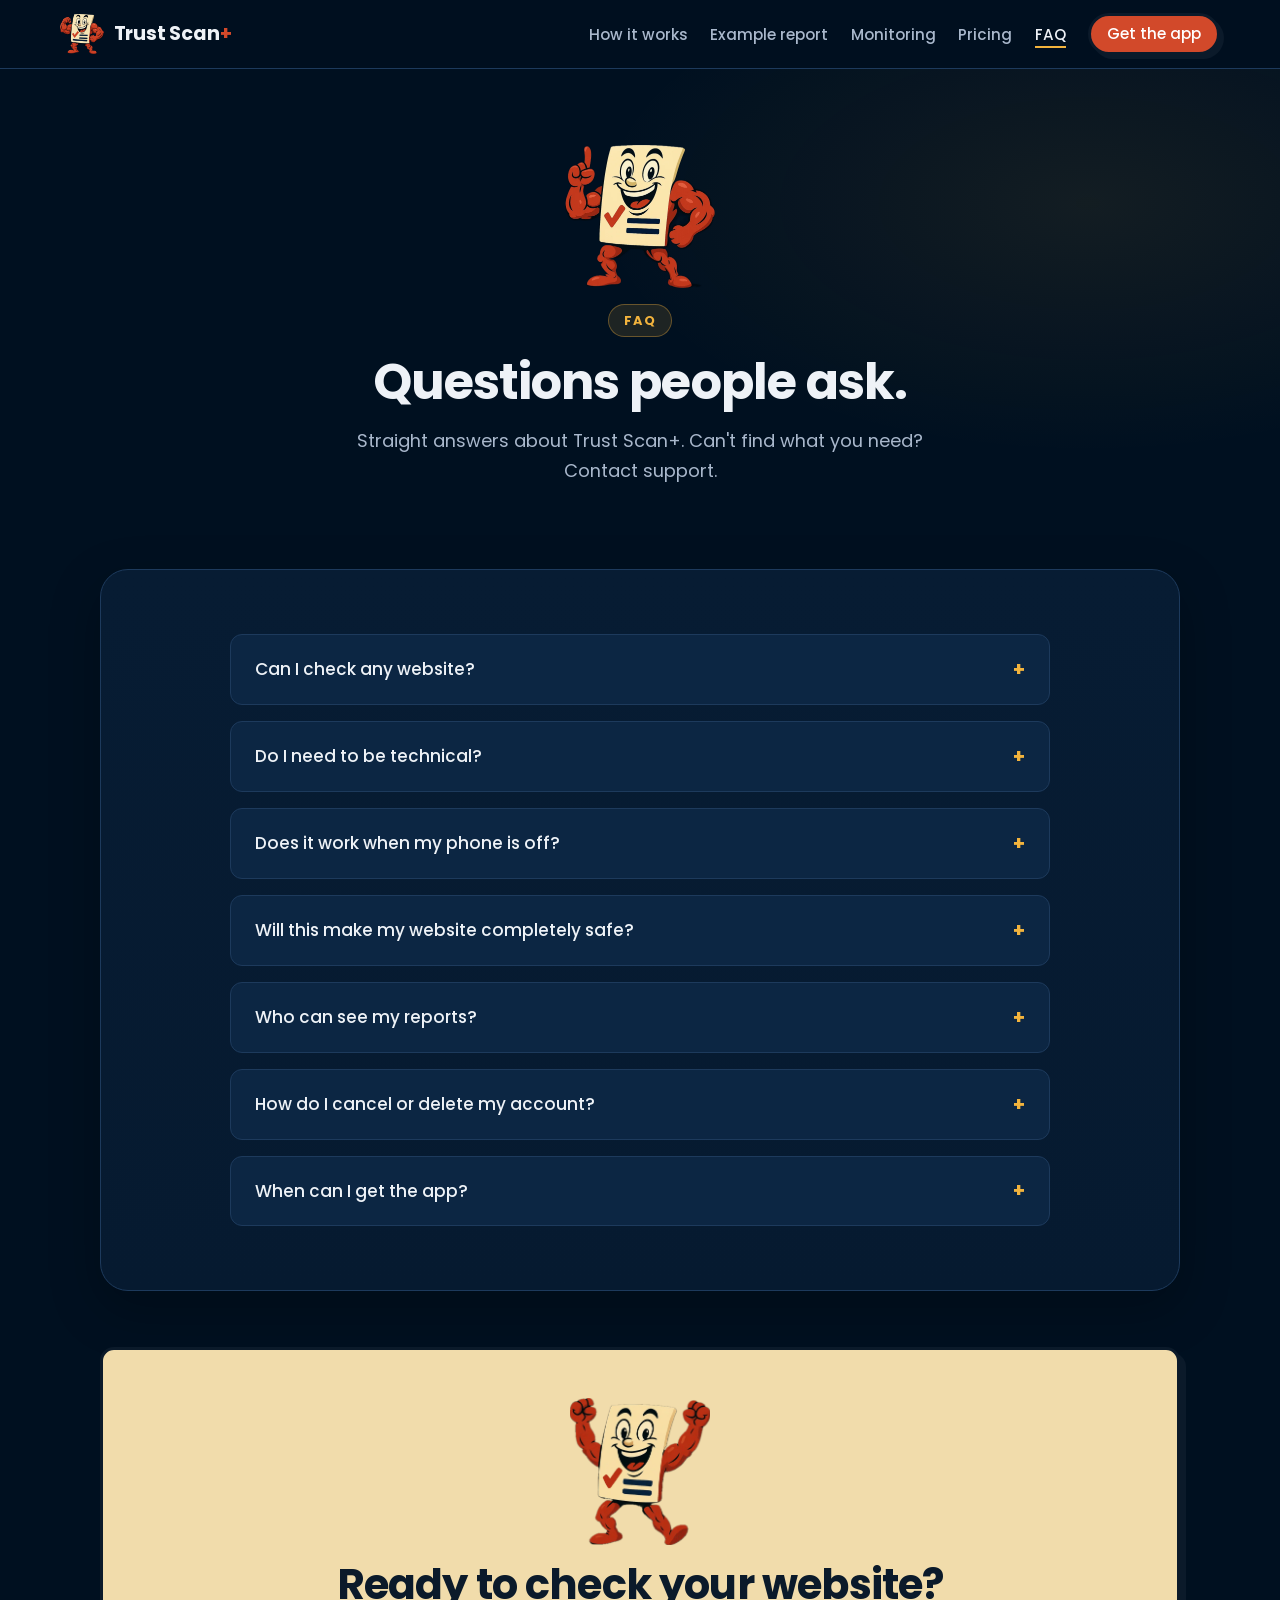
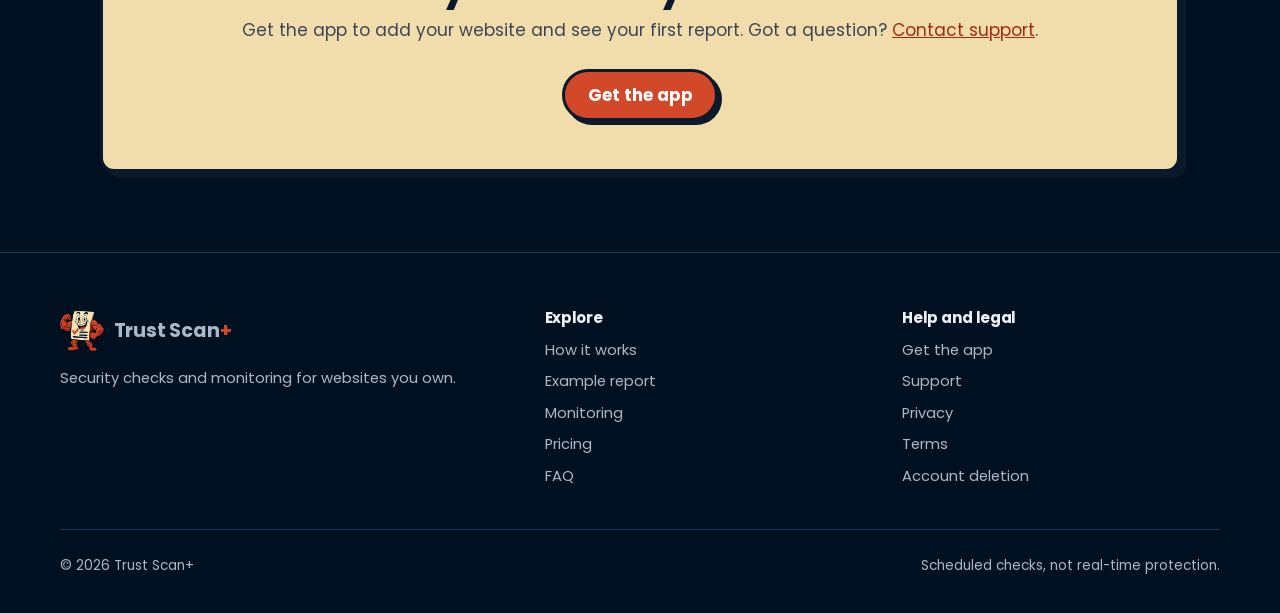
<file: faq.html>
<!DOCTYPE html>
<html lang="en-GB" class="no-js">
<head>
  <meta charset="UTF-8">
  <meta name="viewport" content="width=device-width, initial-scale=1">
  <title>FAQ | Trust Scan+</title>
  <meta name="description" content="Answers to common questions about Trust Scan+: which websites you can check, privacy, monitoring and getting the app.">
  <link rel="canonical" href="https://trustscanapp.com/faq.html">
  <meta name="referrer" content="strict-origin-when-cross-origin">
  <meta name="theme-color" content="#001020">
  <link rel="icon" type="image/png" sizes="32x32" href="assets/site/img/favicon-32.png">
  <link rel="apple-touch-icon" href="assets/site/img/apple-touch-icon.png">
  <link rel="preload" href="assets/site/fonts/poppins-bold.woff" as="font" type="font/woff" crossorigin>
  <link rel="stylesheet" href="styles.css?v=a8bfb182c3">
  <script src="script.js?v=a8bfb182c3" defer></script>
</head>
<body>
  <a class="skip-link" href="#main">Skip to content</a>

  <header class="site-header">
    <div class="wrap header-inner">
      <a class="brand" href="./" aria-label="Trust Scan+ home">
        <img src="assets/site/img/mascot-bigflex.webp" alt="" width="44" height="44">
        <span>Trust Scan<span class="plus">+</span></span>
      </a>
      <button class="nav-toggle" type="button" aria-expanded="false" aria-controls="site-nav">Menu</button>
      <nav class="site-nav" id="site-nav" aria-label="Main">
        <ul>
          <li><a href="how-it-works.html">How it works</a></li>
          <li><a href="example-report.html">Example report</a></li>
          <li><a href="monitoring.html">Monitoring</a></li>
          <li><a href="pricing.html">Pricing</a></li>
          <li><a href="faq.html" aria-current="page">FAQ</a></li>
          <li><a class="btn btn-primary btn-small" href="coming-soon.html" data-app-link>Get the app</a></li>
        </ul>
      </nav>
    </div>
  </header>

  <main id="main">
    <section class="page-hero">
      <div class="wrap page-hero-inner">
        <div>
          <span class="eyebrow">FAQ</span>
          <h1>Questions people ask.</h1>
          <p class="lead">Straight answers about Trust Scan+. Can't find what you need? Contact support.</p>
        </div>
        <img class="page-hero-img" src="assets/site/img/mascot-tip.webp" alt="" width="600" height="600">
      </div>
    </section>

    <section id="faq" class="section-alt">
      <div class="wrap">
        <div class="faq">
          <details>
            <summary>Can I check any website?</summary>
            <p>No. You can only check websites you've proved are yours.</p>
          </details>
          <details>
            <summary>Do I need to be technical?</summary>
            <p>No. Reports are written in plain English. When a fix needs a developer, we give you a short note to pass on.</p>
          </details>
          <details>
            <summary>Does it work when my phone is off?</summary>
            <p>Yes. The checks run on our servers, not on your phone. The app shows you the results and sends your alerts.</p>
          </details>
          <details>
            <summary>Will this make my website completely safe?</summary>
            <p>No tool can promise that. Trust Scan+ finds common problems and tells you when key settings change. It doesn't replace a full review by a security professional.</p>
          </details>
          <details>
            <summary>Who can see my reports?</summary>
            <p>Only you. Reports are private to your account. We're planning a safe way to share one, for example with your web developer.</p>
          </details>
          <details>
            <summary>How do I cancel or delete my account?</summary>
            <p>You'll manage your plan in the app. See <a href="account-deletion.html">account deletion</a> for how to delete your account and data.</p>
          </details>
          <details>
            <summary>When can I get the app?</summary>
            <p>Soon. The download links will appear on this website as soon as the app is live.</p>
          </details>
        </div>
      </div>
    </section>

    <section class="final-cta" id="support">
      <div class="wrap">
        <div class="paper">
          <div>
            <h2>Ready to check your website?</h2>
            <p>Get the app to add your website and see your first report. Got a question? <a href="support.html">Contact support</a>.</p>
            <div class="cta-row">
              <a class="btn btn-primary" href="coming-soon.html" data-app-link>Get the app</a>
            </div>
          </div>
          <img src="assets/site/img/mascot-celebrate.webp" alt="Celebrating Trust Scan+ mascot" width="575" height="600" loading="lazy">
        </div>
      </div>
    </section>

  </main>

  <footer class="site-footer">
    <div class="wrap">
      <div class="footer-grid">
        <div>
          <a class="brand" href="./">
            <img src="assets/site/img/mascot-bigflex.webp" alt="" width="44" height="44" loading="lazy">
            <span>Trust Scan<span class="plus">+</span></span>
          </a>
          <p>Security checks and monitoring for websites you own.</p>
        </div>
        <div>
          <h3>Explore</h3>
          <ul>
            <li><a href="how-it-works.html">How it works</a></li>
            <li><a href="example-report.html">Example report</a></li>
            <li><a href="monitoring.html">Monitoring</a></li>
            <li><a href="pricing.html">Pricing</a></li>
            <li><a href="faq.html">FAQ</a></li>
          </ul>
        </div>
        <div>
          <h3>Help and legal</h3>
          <ul>
            <li><a href="coming-soon.html" data-app-link>Get the app</a></li>
            <li><a href="support.html">Support</a></li>
            <li><a href="privacy.html">Privacy</a></li>
            <li><a href="terms.html">Terms</a></li>
            <li><a href="account-deletion.html">Account deletion</a></li>
          </ul>
        </div>
      </div>
      <div class="footer-base">
        <span>&copy; <span data-year>2026</span> Trust Scan+</span>
        <span>Scheduled checks, not real-time protection.</span>
      </div>
    </div>
  </footer>
</body>
</html>
</file>
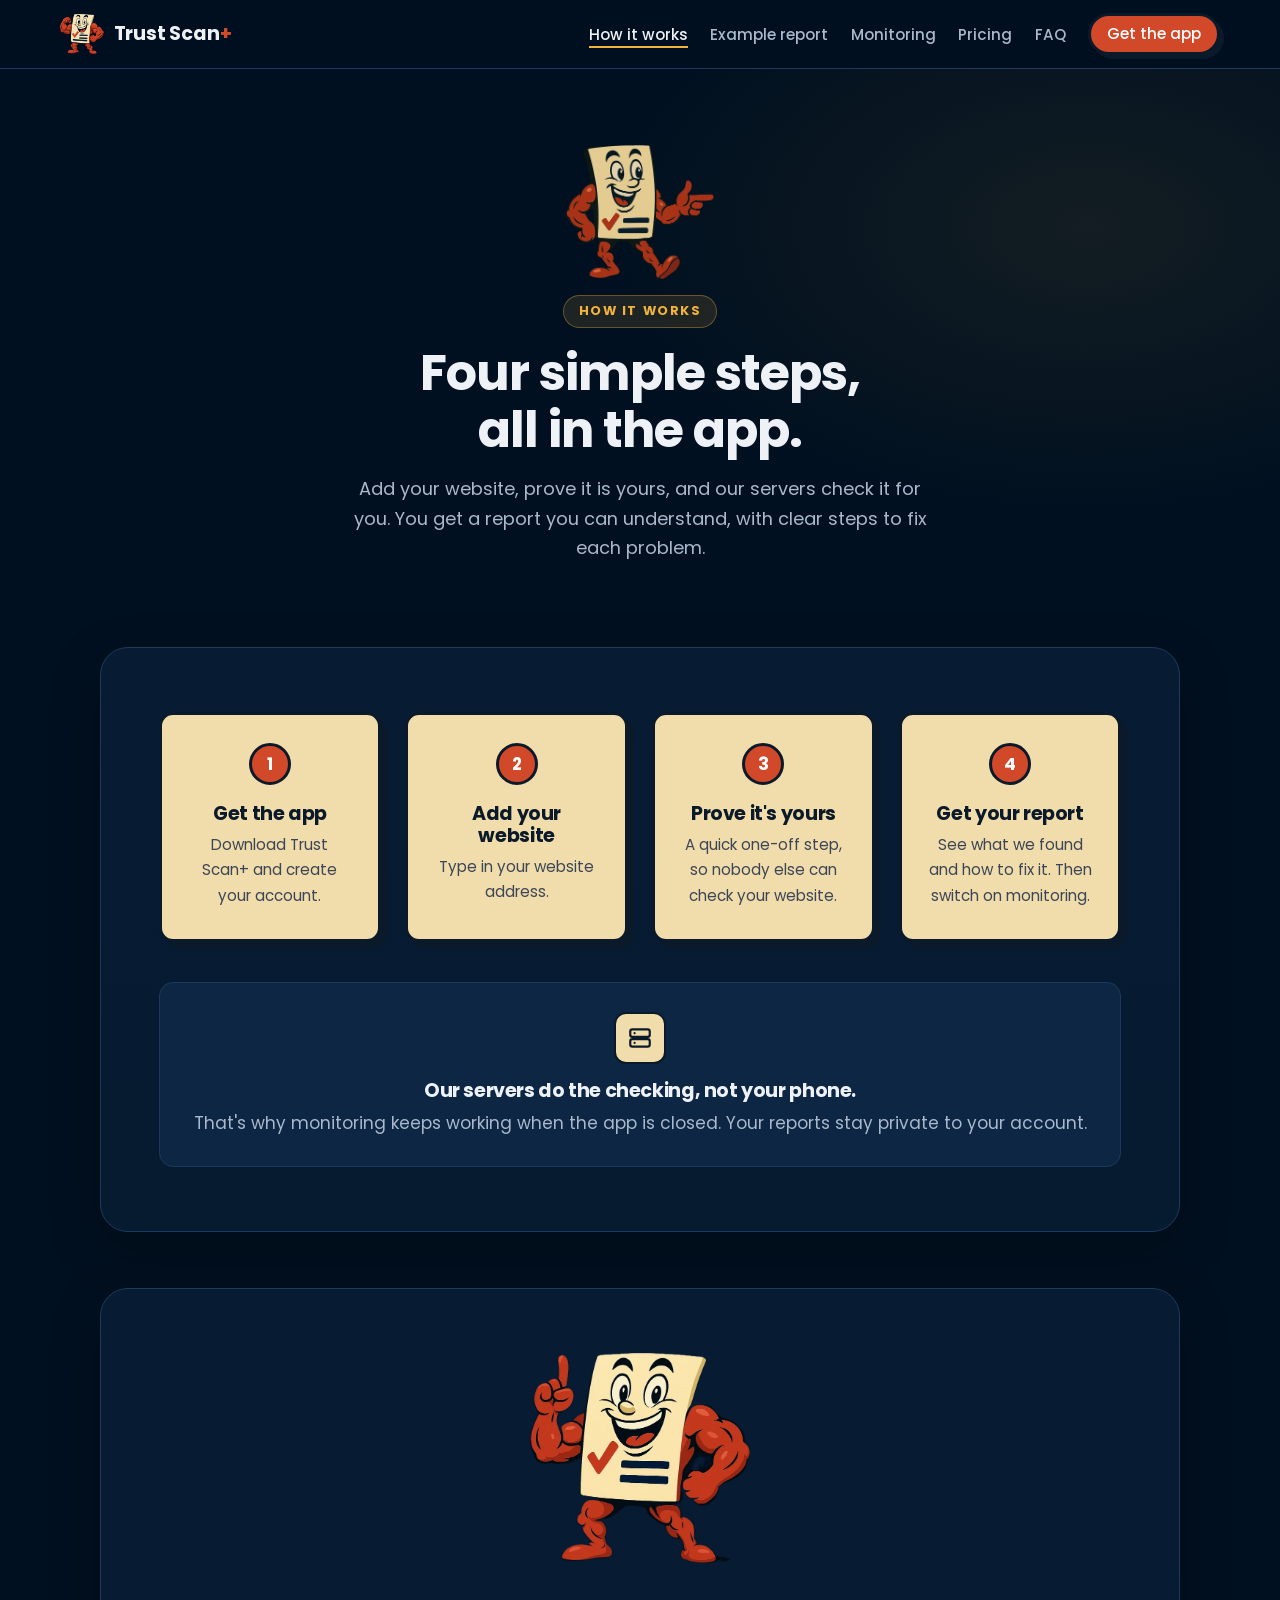
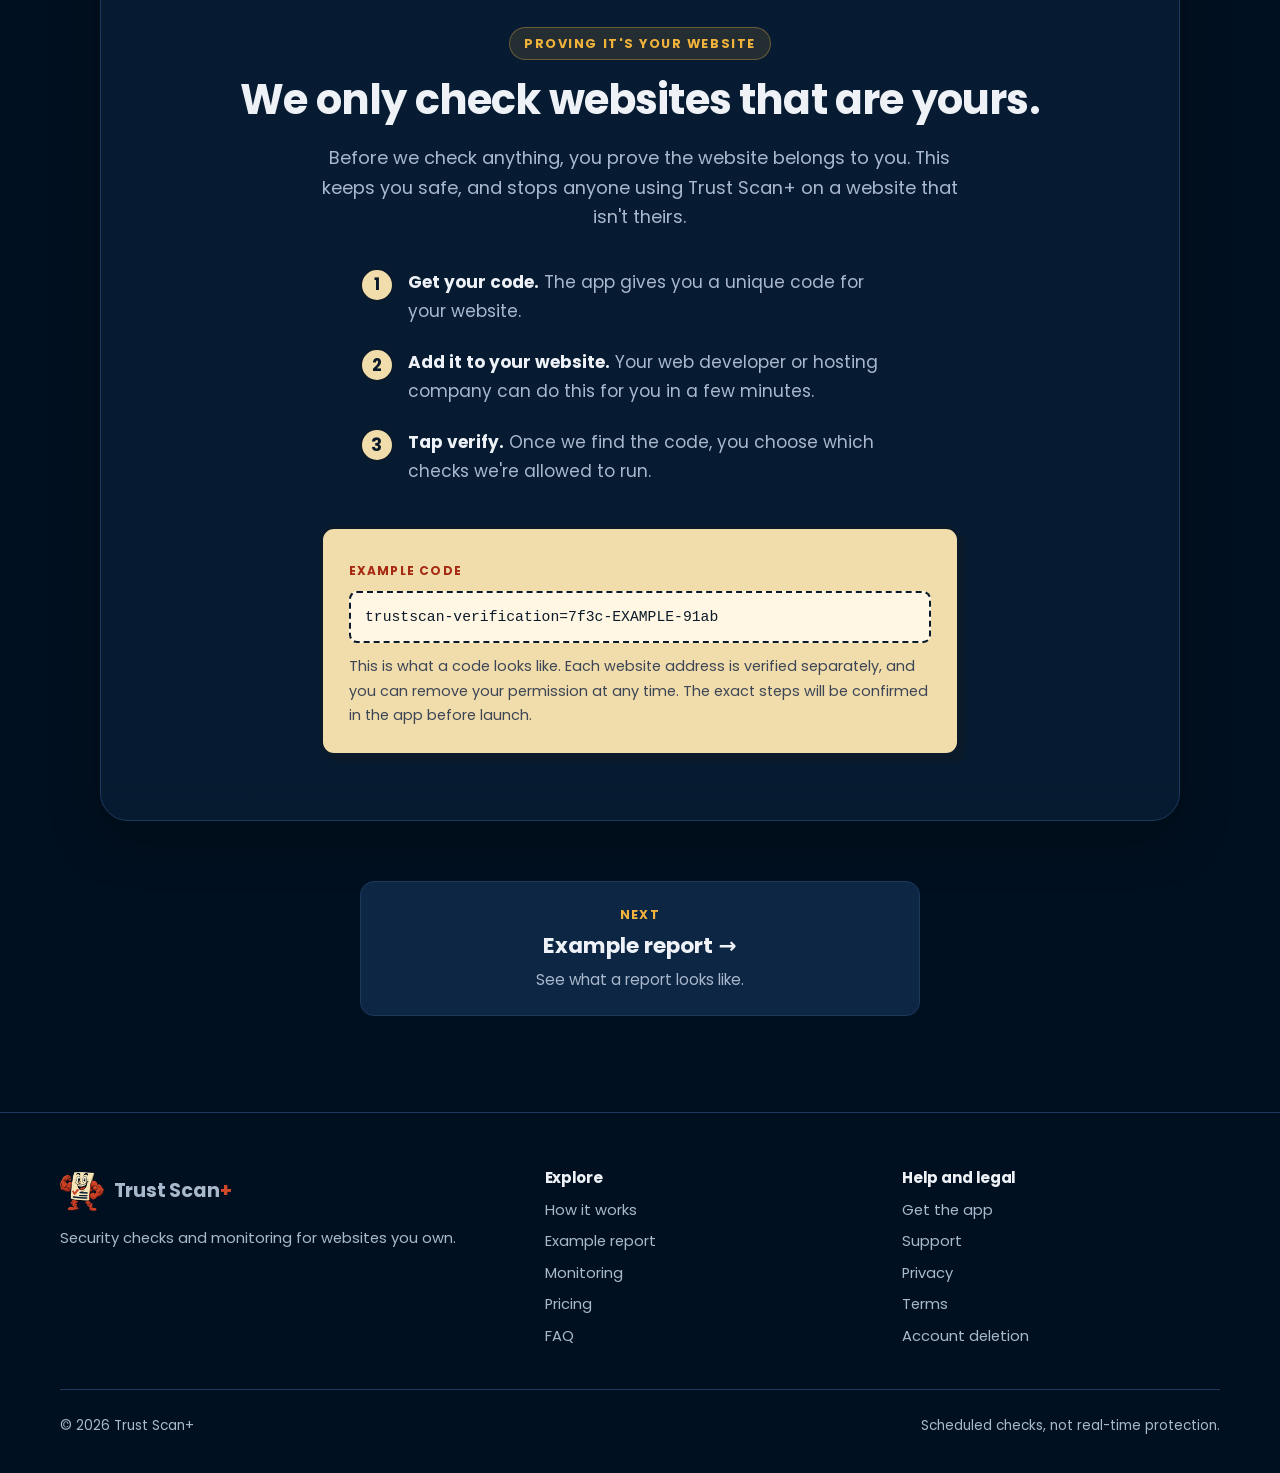
<file: how-it-works.html>
<!DOCTYPE html>
<html lang="en-GB" class="no-js">
<head>
  <meta charset="UTF-8">
  <meta name="viewport" content="width=device-width, initial-scale=1">
  <title>How it works | Trust Scan+</title>
  <meta name="description" content="How Trust Scan+ works: four simple steps in the app, how you prove a website is yours, and how our servers do the checking.">
  <link rel="canonical" href="https://trustscanapp.com/how-it-works.html">
  <meta name="referrer" content="strict-origin-when-cross-origin">
  <meta name="theme-color" content="#001020">
  <link rel="icon" type="image/png" sizes="32x32" href="assets/site/img/favicon-32.png">
  <link rel="apple-touch-icon" href="assets/site/img/apple-touch-icon.png">
  <link rel="preload" href="assets/site/fonts/poppins-bold.woff" as="font" type="font/woff" crossorigin>
  <link rel="stylesheet" href="styles.css?v=a8bfb182c3">
  <script src="script.js?v=a8bfb182c3" defer></script>
</head>
<body>
  <a class="skip-link" href="#main">Skip to content</a>

  <header class="site-header">
    <div class="wrap header-inner">
      <a class="brand" href="./" aria-label="Trust Scan+ home">
        <img src="assets/site/img/mascot-bigflex.webp" alt="" width="44" height="44">
        <span>Trust Scan<span class="plus">+</span></span>
      </a>
      <button class="nav-toggle" type="button" aria-expanded="false" aria-controls="site-nav">Menu</button>
      <nav class="site-nav" id="site-nav" aria-label="Main">
        <ul>
          <li><a href="how-it-works.html" aria-current="page">How it works</a></li>
          <li><a href="example-report.html">Example report</a></li>
          <li><a href="monitoring.html">Monitoring</a></li>
          <li><a href="pricing.html">Pricing</a></li>
          <li><a href="faq.html">FAQ</a></li>
          <li><a class="btn btn-primary btn-small" href="coming-soon.html" data-app-link>Get the app</a></li>
        </ul>
      </nav>
    </div>
  </header>

  <main id="main">
    <section class="page-hero">
      <div class="wrap page-hero-inner">
        <div>
          <span class="eyebrow">How it works</span>
          <h1>Four simple steps, all in the app.</h1>
          <p class="lead">Add your website, prove it is yours, and our servers check it for you. You get a report you can understand, with clear steps to fix each problem.</p>
        </div>
        <img class="page-hero-img" src="assets/site/img/mascot-point.webp" alt="" width="600" height="600">
      </div>
    </section>

    <section id="how" class="section-alt">
      <div class="wrap">
        <ol class="steps">
          <li class="paper">
            <h3>Get the app</h3>
            <p>Download Trust Scan+ and create your account.</p>
          </li>
          <li class="paper">
            <h3>Add your website</h3>
            <p>Type in your website address.</p>
          </li>
          <li class="paper">
            <h3>Prove it's yours</h3>
            <p>A quick one-off step, so nobody else can check your website.</p>
          </li>
          <li class="paper">
            <h3>Get your report</h3>
            <p>See what we found and how to fix it. Then switch on monitoring.</p>
          </li>
        </ol>
        <div class="server-band" id="engine">
          <div class="icon" aria-hidden="true"><svg viewBox="0 0 24 24" fill="none" stroke="currentColor" stroke-width="2" stroke-linecap="round" stroke-linejoin="round"><rect x="3" y="4" width="18" height="7" rx="2"/><rect x="3" y="13" width="18" height="7" rx="2"/><path d="M7 7.5h.01M7 16.5h.01"/></svg></div>
          <div>
            <h3>Our servers do the checking, not your phone.</h3>
            <p>That's why monitoring keeps working when the app is closed. Your reports stay private to your account.</p>
          </div>
          <img src="assets/site/img/mascot-point.webp" alt="" width="640" height="570" loading="lazy">
        </div>
      </div>
    </section>

    <section id="verify">
      <div class="wrap split reverse">
        <div>
          <span class="eyebrow">Proving it's your website</span>
          <h2>We only check websites that are yours.</h2>
          <p class="lead">Before we check anything, you prove the website belongs to you. This keeps you safe, and stops anyone using Trust Scan+ on a website that isn't theirs.</p>
          <ol class="verify-list">
            <li><span class="num">1</span><p><strong>Get your code.</strong> The app gives you a unique code for your website.</p></li>
            <li><span class="num">2</span><p><strong>Add it to your website.</strong> Your web developer or hosting company can do this for you in a few minutes.</p></li>
            <li><span class="num">3</span><p><strong>Tap verify.</strong> Once we find the code, you choose which checks we're allowed to run.</p></li>
          </ol>
          <div class="paper code-card">
            <span class="label">Example code</span>
            <code>trustscan-verification=7f3c-EXAMPLE-91ab</code>
            <p>This is what a code looks like. Each website address is verified separately, and you can remove your permission at any time. The exact steps will be confirmed in the app before launch.</p>
          </div>
        </div>
        <img class="mascot" src="assets/site/img/mascot-tip.webp" alt="Trust Scan+ mascot holding up one finger" width="600" height="571" loading="lazy">
      </div>
    </section>

    <nav class="pager" aria-label="Next page">
      <div class="wrap">
        <a class="pager-link" href="example-report.html">
          <span class="pager-kicker">Next</span>
          <span class="pager-title">Example report <span aria-hidden="true">&rarr;</span></span>
          <span class="pager-blurb">See what a report looks like.</span>
        </a>
      </div>
    </nav>

  </main>

  <footer class="site-footer">
    <div class="wrap">
      <div class="footer-grid">
        <div>
          <a class="brand" href="./">
            <img src="assets/site/img/mascot-bigflex.webp" alt="" width="44" height="44" loading="lazy">
            <span>Trust Scan<span class="plus">+</span></span>
          </a>
          <p>Security checks and monitoring for websites you own.</p>
        </div>
        <div>
          <h3>Explore</h3>
          <ul>
            <li><a href="how-it-works.html">How it works</a></li>
            <li><a href="example-report.html">Example report</a></li>
            <li><a href="monitoring.html">Monitoring</a></li>
            <li><a href="pricing.html">Pricing</a></li>
            <li><a href="faq.html">FAQ</a></li>
          </ul>
        </div>
        <div>
          <h3>Help and legal</h3>
          <ul>
            <li><a href="coming-soon.html" data-app-link>Get the app</a></li>
            <li><a href="support.html">Support</a></li>
            <li><a href="privacy.html">Privacy</a></li>
            <li><a href="terms.html">Terms</a></li>
            <li><a href="account-deletion.html">Account deletion</a></li>
          </ul>
        </div>
      </div>
      <div class="footer-base">
        <span>&copy; <span data-year>2026</span> Trust Scan+</span>
        <span>Scheduled checks, not real-time protection.</span>
      </div>
    </div>
  </footer>
</body>
</html>
</file>
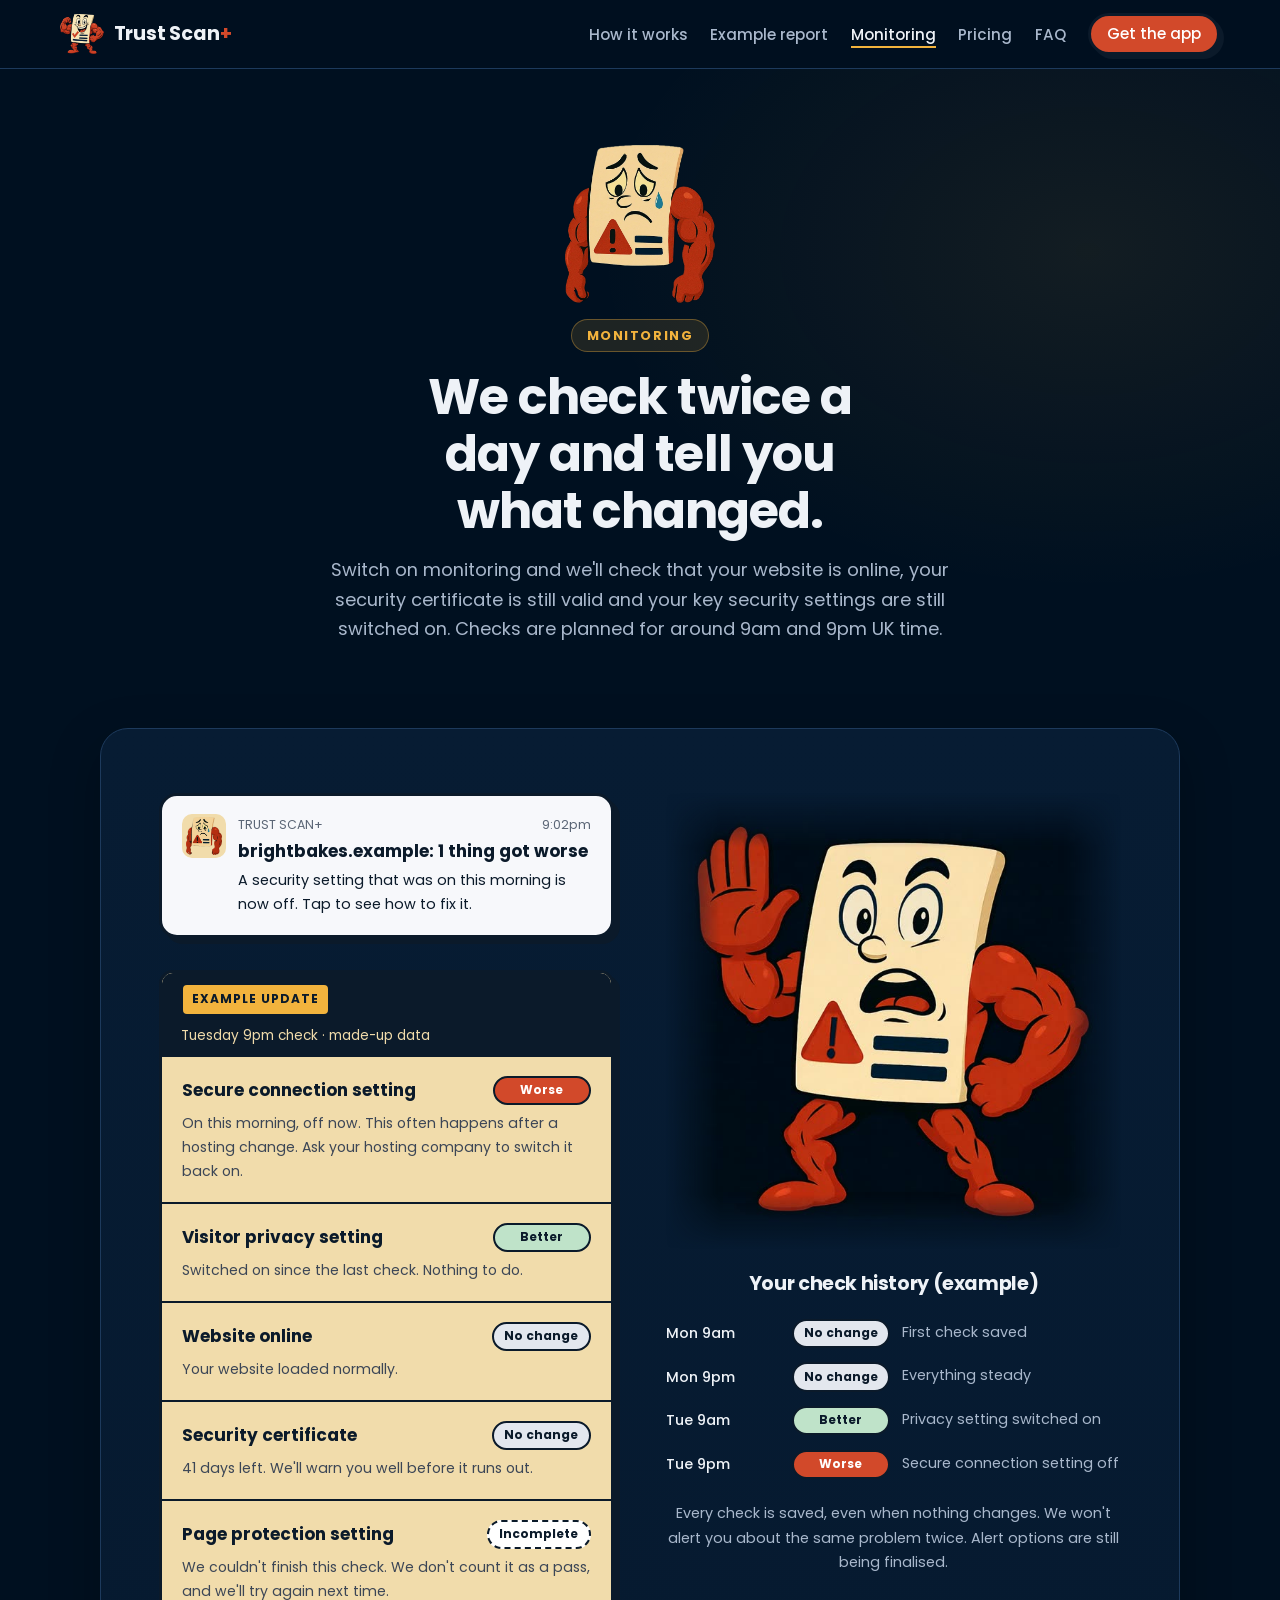
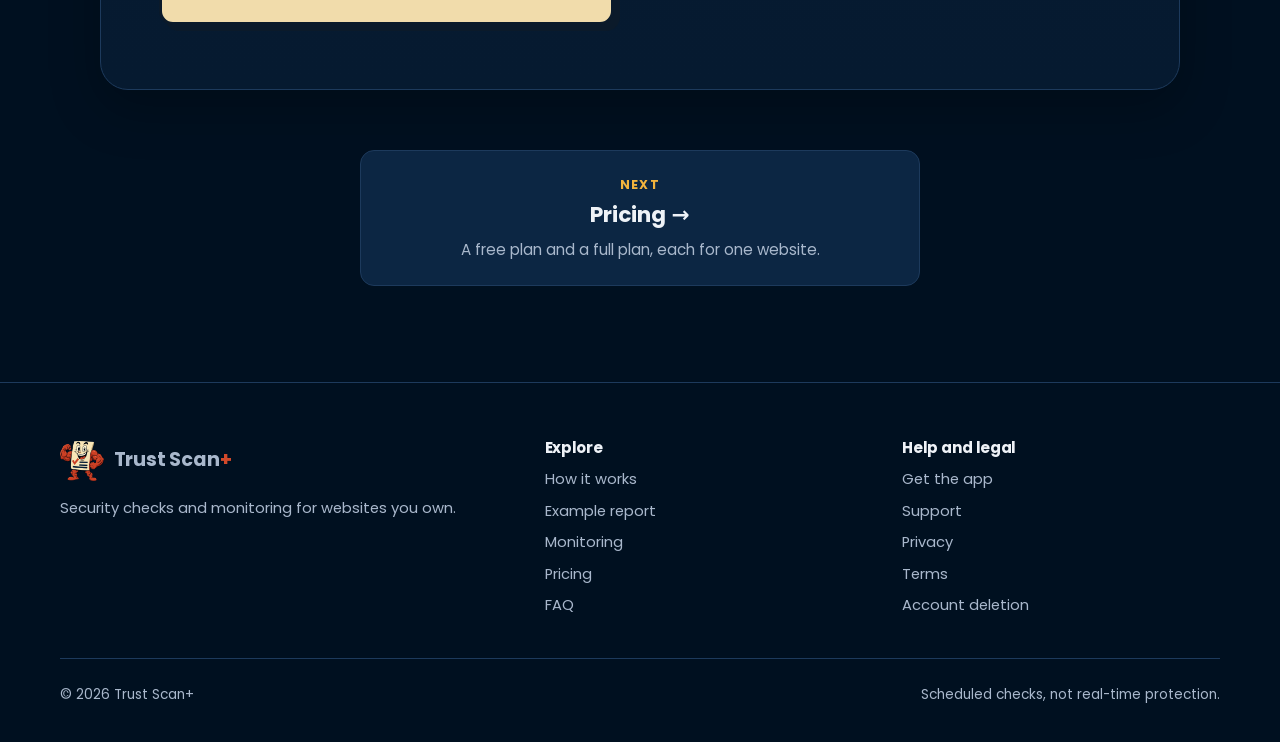
<file: monitoring.html>
<!DOCTYPE html>
<html lang="en-GB" class="no-js">
<head>
  <meta charset="UTF-8">
  <meta name="viewport" content="width=device-width, initial-scale=1">
  <title>Monitoring | Trust Scan+</title>
  <meta name="description" content="Trust Scan+ monitoring checks your website twice a day and tells you what changed, with clear steps to fix it.">
  <link rel="canonical" href="https://trustscanapp.com/monitoring.html">
  <meta name="referrer" content="strict-origin-when-cross-origin">
  <meta name="theme-color" content="#001020">
  <link rel="icon" type="image/png" sizes="32x32" href="assets/site/img/favicon-32.png">
  <link rel="apple-touch-icon" href="assets/site/img/apple-touch-icon.png">
  <link rel="preload" href="assets/site/fonts/poppins-bold.woff" as="font" type="font/woff" crossorigin>
  <link rel="stylesheet" href="styles.css?v=a8bfb182c3">
  <script src="script.js?v=a8bfb182c3" defer></script>
</head>
<body>
  <a class="skip-link" href="#main">Skip to content</a>

  <header class="site-header">
    <div class="wrap header-inner">
      <a class="brand" href="./" aria-label="Trust Scan+ home">
        <img src="assets/site/img/mascot-bigflex.webp" alt="" width="44" height="44">
        <span>Trust Scan<span class="plus">+</span></span>
      </a>
      <button class="nav-toggle" type="button" aria-expanded="false" aria-controls="site-nav">Menu</button>
      <nav class="site-nav" id="site-nav" aria-label="Main">
        <ul>
          <li><a href="how-it-works.html">How it works</a></li>
          <li><a href="example-report.html">Example report</a></li>
          <li><a href="monitoring.html" aria-current="page">Monitoring</a></li>
          <li><a href="pricing.html">Pricing</a></li>
          <li><a href="faq.html">FAQ</a></li>
          <li><a class="btn btn-primary btn-small" href="coming-soon.html" data-app-link>Get the app</a></li>
        </ul>
      </nav>
    </div>
  </header>

  <main id="main">
    <section class="page-hero">
      <div class="wrap page-hero-inner">
        <div>
          <span class="eyebrow">Monitoring</span>
          <h1>We check twice a day and tell you what changed.</h1>
          <p class="lead">Switch on monitoring and we'll check that your website is online, your security certificate is still valid and your key security settings are still switched on. Checks are planned for around 9am and 9pm UK time.</p>
        </div>
        <img class="page-hero-img" src="assets/site/img/mascot-alert.webp" alt="" width="600" height="600">
      </div>
    </section>

    <section id="monitoring" class="section-alt">
      <div class="wrap">
        <div class="monitor-grid">
          <div>
            <div class="notice" aria-label="Example phone notification">
              <img src="assets/site/img/mascot-alert.webp" alt="" width="44" height="44">
              <div>
                <div class="app"><span>TRUST SCAN+</span><span>9:02pm</span></div>
                <b>brightbakes.example: 1 thing got worse</b>
                <p>A security setting that was on this morning is now off. Tap to see how to fix it.</p>
              </div>
            </div>

            <article class="paper report" aria-label="Example monitoring update with made-up data">
              <div class="sample-banner">
                <span class="badge badge-sample">Example update</span>
                <span>Tuesday 9pm check · made-up data</span>
              </div>
              <ul class="changes">
                <li>
                  <span class="what">Secure connection setting</span><span class="chg chg-worse">Worse</span>
                  <span class="why">On this morning, off now. This often happens after a hosting change. Ask your hosting company to switch it back on.</span>
                </li>
                <li>
                  <span class="what">Visitor privacy setting</span><span class="chg chg-better">Better</span>
                  <span class="why">Switched on since the last check. Nothing to do.</span>
                </li>
                <li>
                  <span class="what">Website online</span><span class="chg chg-same">No change</span>
                  <span class="why">Your website loaded normally.</span>
                </li>
                <li>
                  <span class="what">Security certificate</span><span class="chg chg-same">No change</span>
                  <span class="why">41 days left. We'll warn you well before it runs out.</span>
                </li>
                <li>
                  <span class="what">Page protection setting</span><span class="chg chg-incomplete">Incomplete</span>
                  <span class="why">We couldn't finish this check. We don't count it as a pass, and we'll try again next time.</span>
                </li>
              </ul>
            </article>
          </div>

          <div>
            <div class="anim">
              <video autoplay muted loop playsinline preload="metadata" poster="assets/site/video/alert.jpg" aria-hidden="true">
                <source src="assets/site/video/alert.mp4" type="video/mp4">
              </video>
            </div>
            <h3>Your check history (example)</h3>
            <ul class="timeline">
              <li><time>Mon 9am</time><span><span class="chg chg-same">No change</span> First check saved</span></li>
              <li><time>Mon 9pm</time><span><span class="chg chg-same">No change</span> Everything steady</span></li>
              <li><time>Tue 9am</time><span><span class="chg chg-better">Better</span> Privacy setting switched on</span></li>
              <li><time>Tue 9pm</time><span><span class="chg chg-worse">Worse</span> Secure connection setting off</span></li>
            </ul>
            <p class="cta-note">Every check is saved, even when nothing changes. We won't alert you about the same problem twice. Alert options are still being finalised.</p>
          </div>
        </div>
      </div>
    </section>

    <nav class="pager" aria-label="Next page">
      <div class="wrap">
        <a class="pager-link" href="pricing.html">
          <span class="pager-kicker">Next</span>
          <span class="pager-title">Pricing <span aria-hidden="true">&rarr;</span></span>
          <span class="pager-blurb">A free plan and a full plan, each for one website.</span>
        </a>
      </div>
    </nav>

  </main>

  <footer class="site-footer">
    <div class="wrap">
      <div class="footer-grid">
        <div>
          <a class="brand" href="./">
            <img src="assets/site/img/mascot-bigflex.webp" alt="" width="44" height="44" loading="lazy">
            <span>Trust Scan<span class="plus">+</span></span>
          </a>
          <p>Security checks and monitoring for websites you own.</p>
        </div>
        <div>
          <h3>Explore</h3>
          <ul>
            <li><a href="how-it-works.html">How it works</a></li>
            <li><a href="example-report.html">Example report</a></li>
            <li><a href="monitoring.html">Monitoring</a></li>
            <li><a href="pricing.html">Pricing</a></li>
            <li><a href="faq.html">FAQ</a></li>
          </ul>
        </div>
        <div>
          <h3>Help and legal</h3>
          <ul>
            <li><a href="coming-soon.html" data-app-link>Get the app</a></li>
            <li><a href="support.html">Support</a></li>
            <li><a href="privacy.html">Privacy</a></li>
            <li><a href="terms.html">Terms</a></li>
            <li><a href="account-deletion.html">Account deletion</a></li>
          </ul>
        </div>
      </div>
      <div class="footer-base">
        <span>&copy; <span data-year>2026</span> Trust Scan+</span>
        <span>Scheduled checks, not real-time protection.</span>
      </div>
    </div>
  </footer>
</body>
</html>
</file>
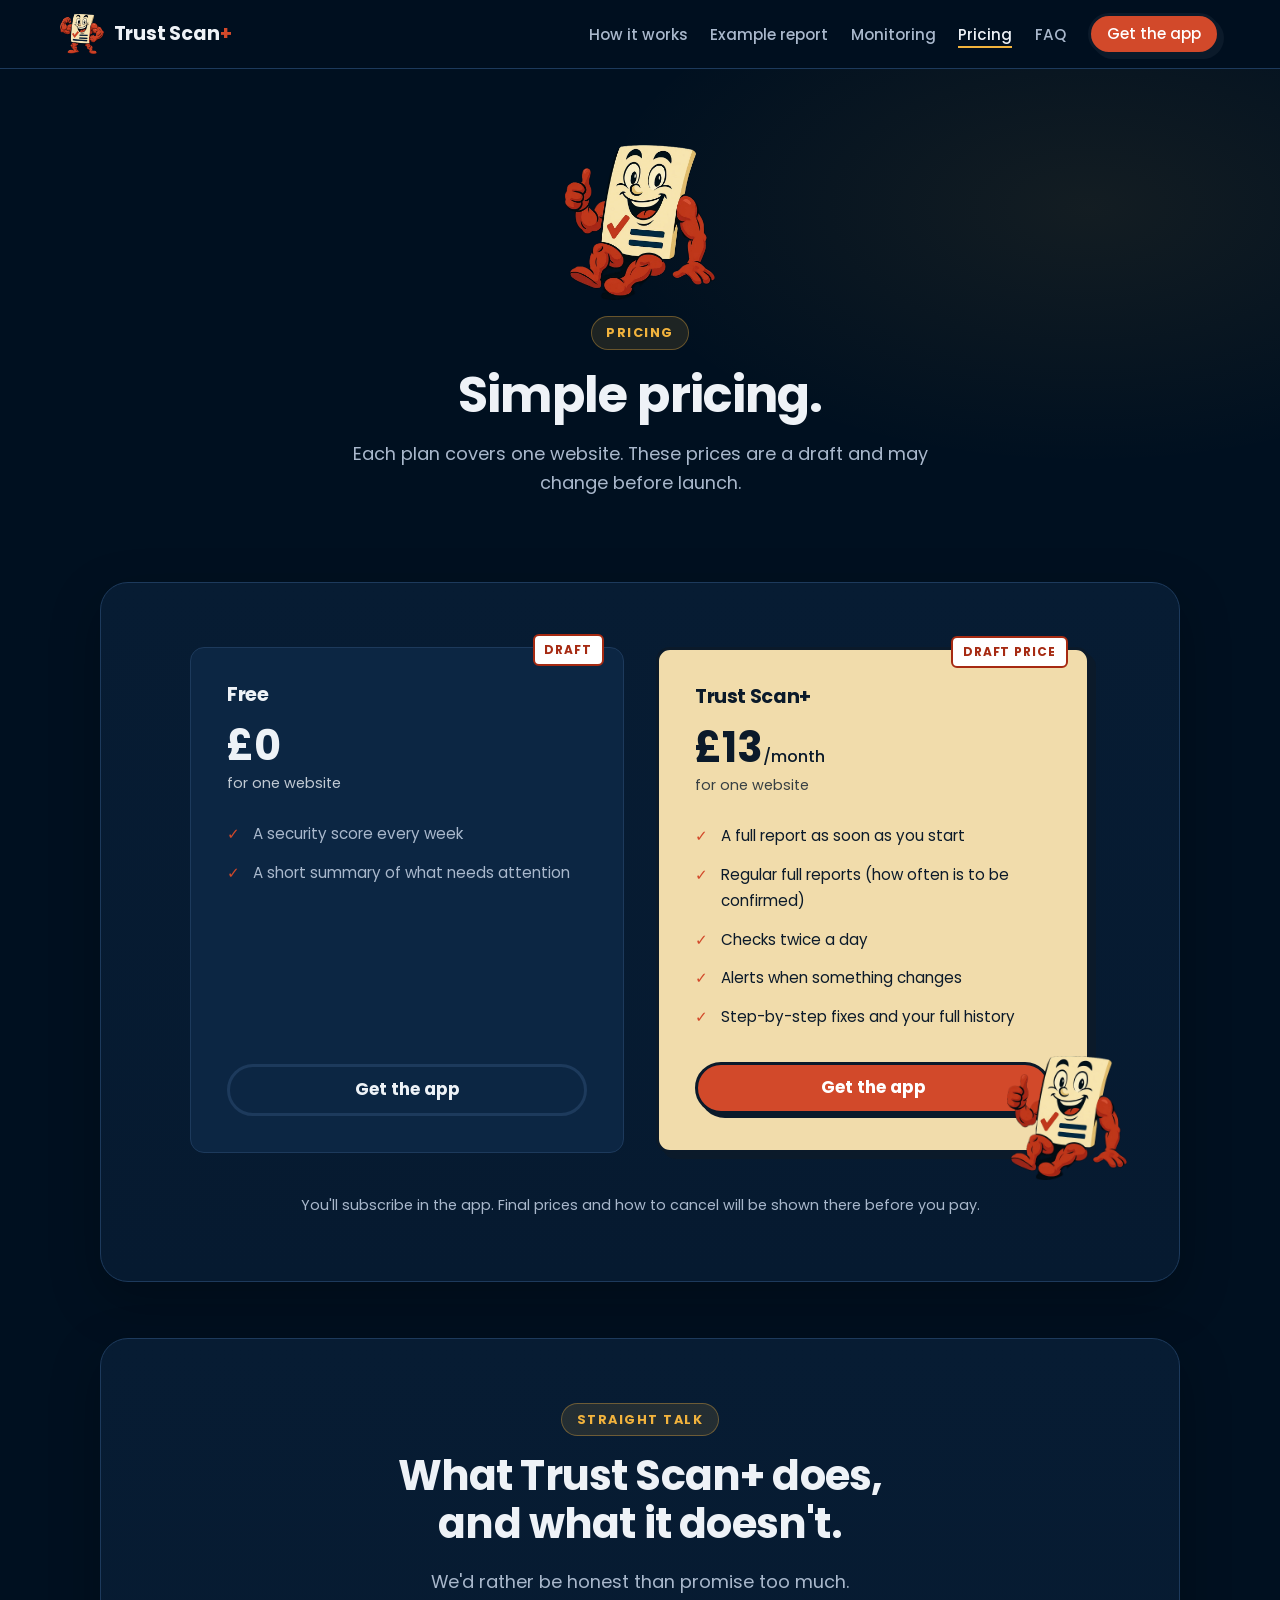
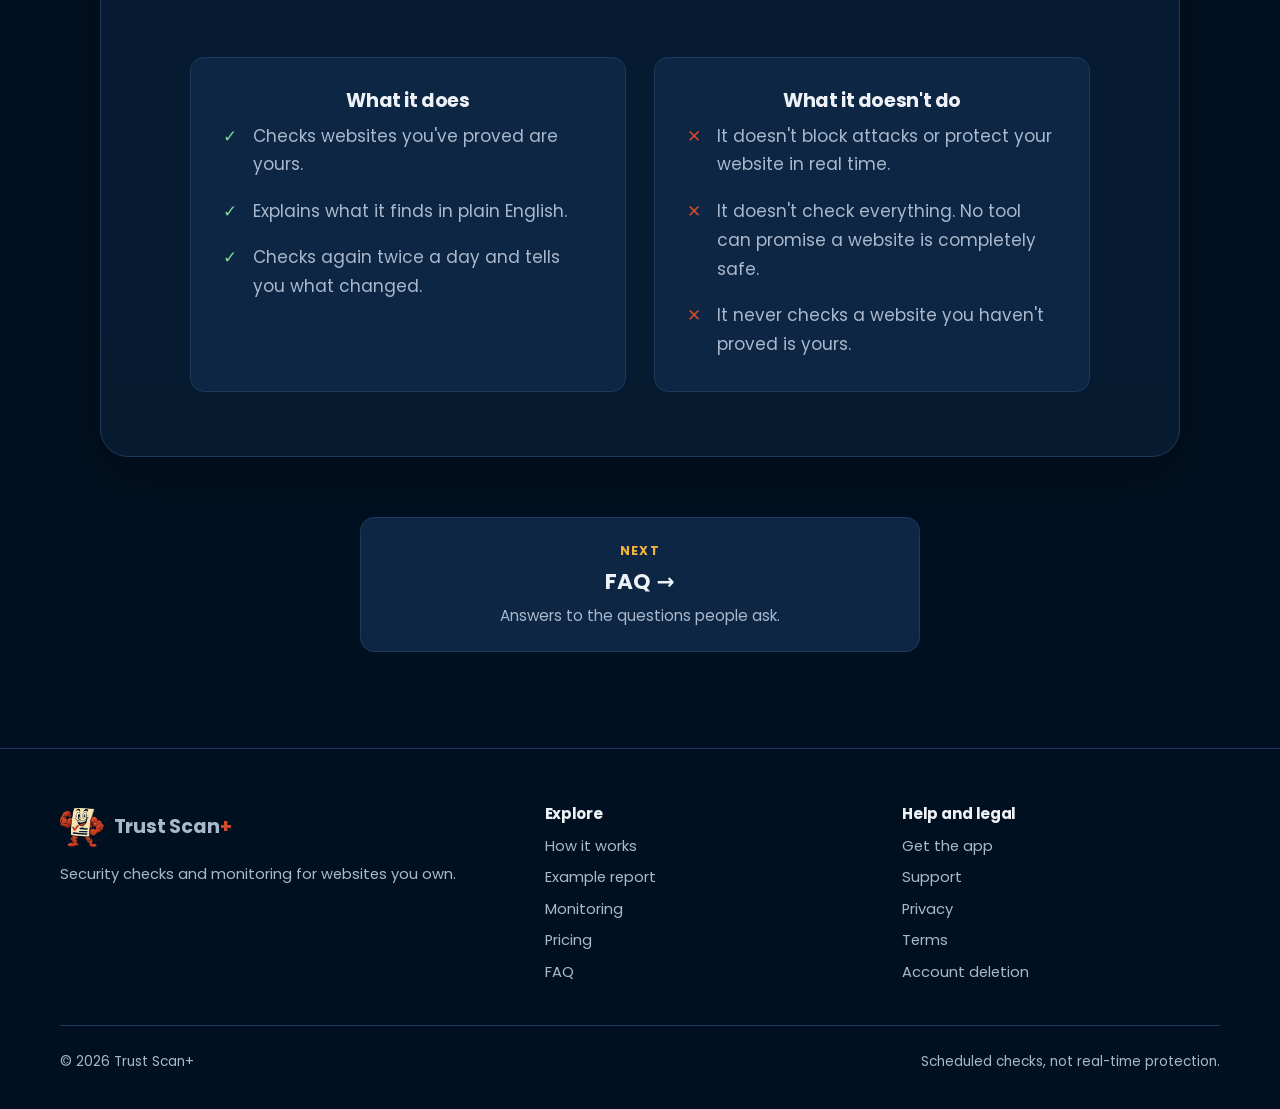
<file: pricing.html>
<!DOCTYPE html>
<html lang="en-GB" class="no-js">
<head>
  <meta charset="UTF-8">
  <meta name="viewport" content="width=device-width, initial-scale=1">
  <title>Pricing | Trust Scan+</title>
  <meta name="description" content="Trust Scan+ pricing: a free plan and a full plan, each for one website. Prices are a draft and may change before launch.">
  <link rel="canonical" href="https://trustscanapp.com/pricing.html">
  <meta name="referrer" content="strict-origin-when-cross-origin">
  <meta name="theme-color" content="#001020">
  <link rel="icon" type="image/png" sizes="32x32" href="assets/site/img/favicon-32.png">
  <link rel="apple-touch-icon" href="assets/site/img/apple-touch-icon.png">
  <link rel="preload" href="assets/site/fonts/poppins-bold.woff" as="font" type="font/woff" crossorigin>
  <link rel="stylesheet" href="styles.css?v=a8bfb182c3">
  <script src="script.js?v=a8bfb182c3" defer></script>
</head>
<body>
  <a class="skip-link" href="#main">Skip to content</a>

  <header class="site-header">
    <div class="wrap header-inner">
      <a class="brand" href="./" aria-label="Trust Scan+ home">
        <img src="assets/site/img/mascot-bigflex.webp" alt="" width="44" height="44">
        <span>Trust Scan<span class="plus">+</span></span>
      </a>
      <button class="nav-toggle" type="button" aria-expanded="false" aria-controls="site-nav">Menu</button>
      <nav class="site-nav" id="site-nav" aria-label="Main">
        <ul>
          <li><a href="how-it-works.html">How it works</a></li>
          <li><a href="example-report.html">Example report</a></li>
          <li><a href="monitoring.html">Monitoring</a></li>
          <li><a href="pricing.html" aria-current="page">Pricing</a></li>
          <li><a href="faq.html">FAQ</a></li>
          <li><a class="btn btn-primary btn-small" href="coming-soon.html" data-app-link>Get the app</a></li>
        </ul>
      </nav>
    </div>
  </header>

  <main id="main">
    <section class="page-hero">
      <div class="wrap page-hero-inner">
        <div>
          <span class="eyebrow">Pricing</span>
          <h1>Simple pricing.</h1>
          <p class="lead">Each plan covers one website. These prices are a draft and may change before launch.</p>
        </div>
        <img class="page-hero-img" src="assets/site/img/mascot-thumbs.webp" alt="" width="600" height="600">
      </div>
    </section>

    <section id="pricing" class="section-alt">
      <div class="wrap">
        <div class="pricing">
          <article class="plan dark">
            <span class="badge badge-draft">Draft</span>
            <h3>Free</h3>
            <p class="price">£0</p>
            <p class="per">for one website</p>
            <ul>
              <li>A security score every week</li>
              <li>A short summary of what needs attention</li>
            </ul>
            <a class="btn btn-secondary" href="coming-soon.html" data-app-link>Get the app</a>
          </article>
          <article class="plan paper">
            <span class="badge badge-draft">Draft price</span>
            <h3>Trust Scan+</h3>
            <p class="price">£13<small>/month</small></p>
            <p class="per">for one website</p>
            <ul>
              <li>A full report as soon as you start</li>
              <li>Regular full reports (how often is to be confirmed)</li>
              <li>Checks twice a day</li>
              <li>Alerts when something changes</li>
              <li>Step-by-step fixes and your full history</li>
            </ul>
            <a class="btn btn-primary" href="coming-soon.html" data-app-link>Get the app</a>
            <img class="plan-mascot" src="assets/site/img/mascot-thumbs.webp" alt="" width="580" height="600" loading="lazy">
          </article>
        </div>
        <p class="pricing-note">You'll subscribe in the app. Final prices and how to cancel will be shown there before you pay.</p>
      </div>
    </section>

    <section id="limits">
      <div class="wrap">
        <div class="section-head center">
          <span class="eyebrow">Straight talk</span>
          <h2>What Trust Scan+ does, and what it doesn't.</h2>
          <p class="lead">We'd rather be honest than promise too much.</p>
        </div>
        <div class="do-dont">
          <article class="card">
            <h3>What it does</h3>
            <ul class="limits">
              <li class="yes">Checks websites you've proved are yours.</li>
              <li class="yes">Explains what it finds in plain English.</li>
              <li class="yes">Checks again twice a day and tells you what changed.</li>
            </ul>
          </article>
          <article class="card">
            <h3>What it doesn't do</h3>
            <ul class="limits">
              <li>It doesn't block attacks or protect your website in real time.</li>
              <li>It doesn't check everything. No tool can promise a website is completely safe.</li>
              <li>It never checks a website you haven't proved is yours.</li>
            </ul>
          </article>
        </div>
      </div>
    </section>

    <nav class="pager" aria-label="Next page">
      <div class="wrap">
        <a class="pager-link" href="faq.html">
          <span class="pager-kicker">Next</span>
          <span class="pager-title">FAQ <span aria-hidden="true">&rarr;</span></span>
          <span class="pager-blurb">Answers to the questions people ask.</span>
        </a>
      </div>
    </nav>

  </main>

  <footer class="site-footer">
    <div class="wrap">
      <div class="footer-grid">
        <div>
          <a class="brand" href="./">
            <img src="assets/site/img/mascot-bigflex.webp" alt="" width="44" height="44" loading="lazy">
            <span>Trust Scan<span class="plus">+</span></span>
          </a>
          <p>Security checks and monitoring for websites you own.</p>
        </div>
        <div>
          <h3>Explore</h3>
          <ul>
            <li><a href="how-it-works.html">How it works</a></li>
            <li><a href="example-report.html">Example report</a></li>
            <li><a href="monitoring.html">Monitoring</a></li>
            <li><a href="pricing.html">Pricing</a></li>
            <li><a href="faq.html">FAQ</a></li>
          </ul>
        </div>
        <div>
          <h3>Help and legal</h3>
          <ul>
            <li><a href="coming-soon.html" data-app-link>Get the app</a></li>
            <li><a href="support.html">Support</a></li>
            <li><a href="privacy.html">Privacy</a></li>
            <li><a href="terms.html">Terms</a></li>
            <li><a href="account-deletion.html">Account deletion</a></li>
          </ul>
        </div>
      </div>
      <div class="footer-base">
        <span>&copy; <span data-year>2026</span> Trust Scan+</span>
        <span>Scheduled checks, not real-time protection.</span>
      </div>
    </div>
  </footer>
</body>
</html>
</file>
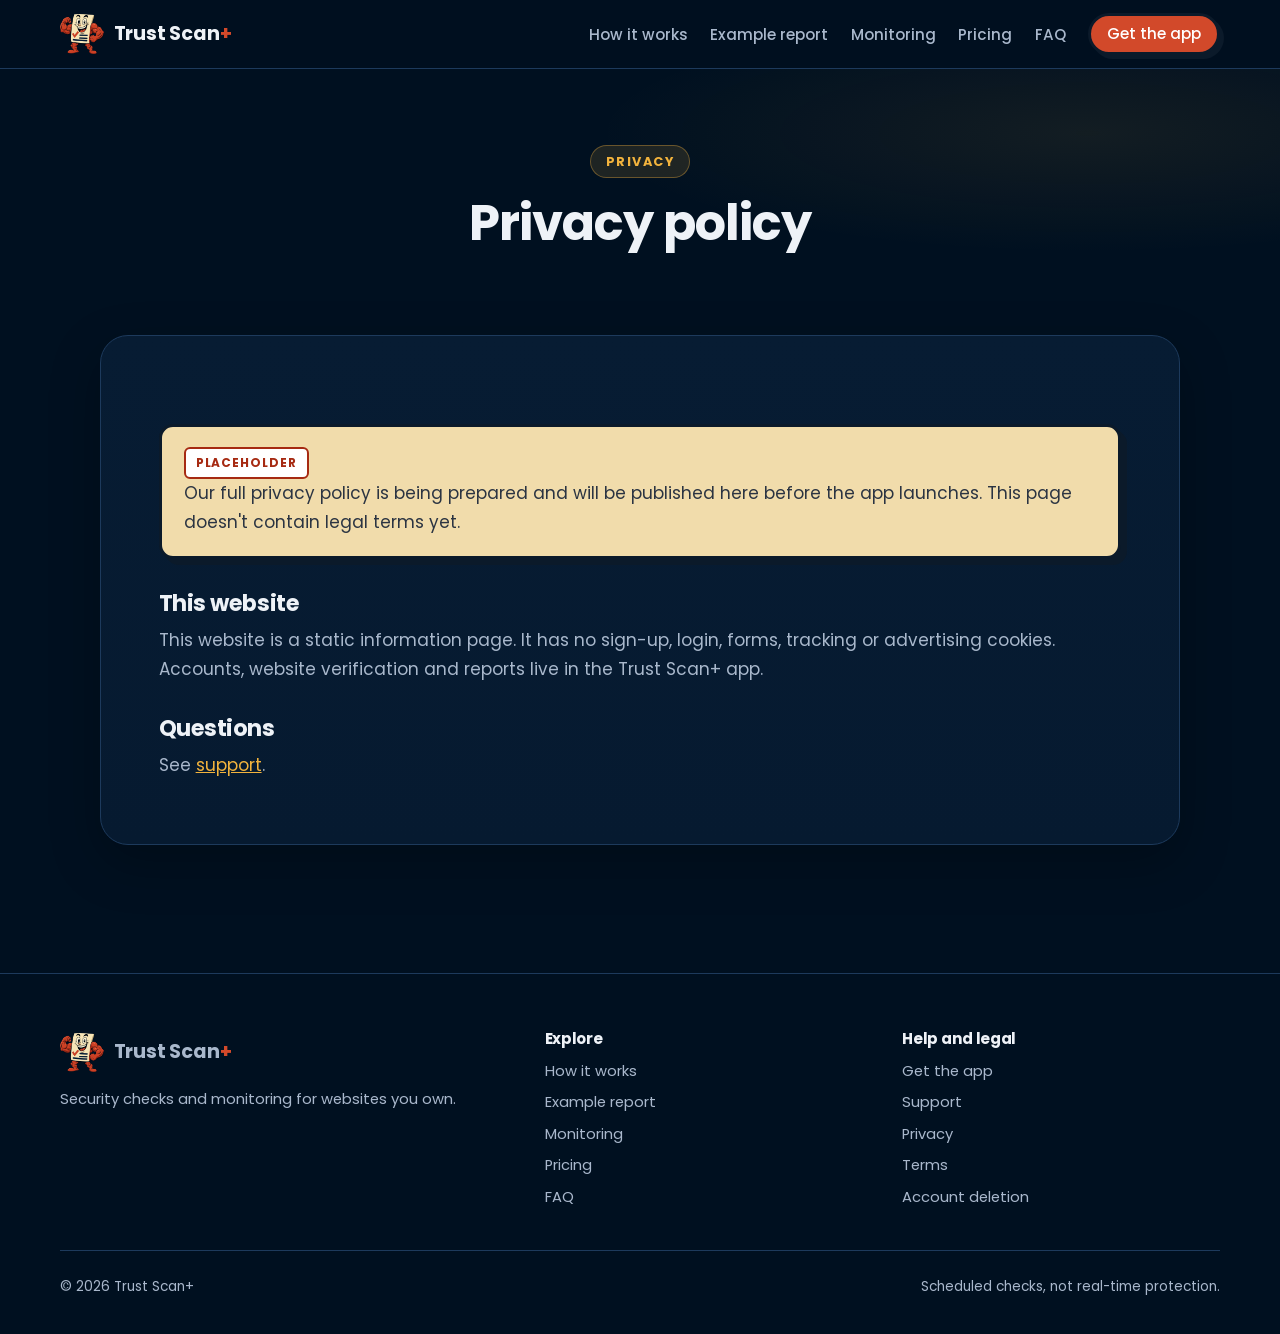
<file: privacy.html>
<!DOCTYPE html>
<html lang="en-GB" class="no-js">
<head>
  <meta charset="UTF-8">
  <meta name="viewport" content="width=device-width, initial-scale=1">
  <title>Privacy | Trust Scan+</title>
  <meta name="description" content="Trust Scan+ privacy information.">
  <link rel="canonical" href="https://trustscanapp.com/privacy.html">
  <meta name="referrer" content="strict-origin-when-cross-origin">
  <meta name="theme-color" content="#001020">
  <link rel="icon" type="image/png" sizes="32x32" href="assets/site/img/favicon-32.png">
  <link rel="apple-touch-icon" href="assets/site/img/apple-touch-icon.png">
  <link rel="preload" href="assets/site/fonts/poppins-bold.woff" as="font" type="font/woff" crossorigin>
  <link rel="stylesheet" href="styles.css?v=a8bfb182c3">
  <script src="script.js?v=a8bfb182c3" defer></script>
</head>
<body>
  <a class="skip-link" href="#main">Skip to content</a>

  <header class="site-header">
    <div class="wrap header-inner">
      <a class="brand" href="./" aria-label="Trust Scan+ home">
        <img src="assets/site/img/mascot-bigflex.webp" alt="" width="44" height="44">
        <span>Trust Scan<span class="plus">+</span></span>
      </a>
      <button class="nav-toggle" type="button" aria-expanded="false" aria-controls="site-nav">Menu</button>
      <nav class="site-nav" id="site-nav" aria-label="Main">
        <ul>
          <li><a href="how-it-works.html">How it works</a></li>
          <li><a href="example-report.html">Example report</a></li>
          <li><a href="monitoring.html">Monitoring</a></li>
          <li><a href="pricing.html">Pricing</a></li>
          <li><a href="faq.html">FAQ</a></li>
          <li><a class="btn btn-primary btn-small" href="coming-soon.html" data-app-link>Get the app</a></li>
        </ul>
      </nav>
    </div>
  </header>

  <main id="main">
    <section class="page-hero">
      <div class="wrap page-hero-inner">
        <div>
          <span class="eyebrow">Privacy</span>
          <h1>Privacy policy</h1>
        </div>
      </div>
    </section>

    <section class="prose-section">
      <div class="wrap prose">
      <div class="paper placeholder">
        <span class="badge badge-draft">Placeholder</span>
        <p>Our full privacy policy is being prepared and will be published here before the app launches. This page doesn't contain legal terms yet.</p>
      </div>
        <h2>This website</h2>
        <p>This website is a static information page. It has no sign-up, login, forms, tracking or advertising cookies. Accounts, website verification and reports live in the Trust Scan+ app.</p>
        <h2>Questions</h2>
        <p>See <a href="support.html">support</a>.</p>
      </div>
    </section>

  </main>

  <footer class="site-footer">
    <div class="wrap">
      <div class="footer-grid">
        <div>
          <a class="brand" href="./">
            <img src="assets/site/img/mascot-bigflex.webp" alt="" width="44" height="44" loading="lazy">
            <span>Trust Scan<span class="plus">+</span></span>
          </a>
          <p>Security checks and monitoring for websites you own.</p>
        </div>
        <div>
          <h3>Explore</h3>
          <ul>
            <li><a href="how-it-works.html">How it works</a></li>
            <li><a href="example-report.html">Example report</a></li>
            <li><a href="monitoring.html">Monitoring</a></li>
            <li><a href="pricing.html">Pricing</a></li>
            <li><a href="faq.html">FAQ</a></li>
          </ul>
        </div>
        <div>
          <h3>Help and legal</h3>
          <ul>
            <li><a href="coming-soon.html" data-app-link>Get the app</a></li>
            <li><a href="support.html">Support</a></li>
            <li><a href="privacy.html">Privacy</a></li>
            <li><a href="terms.html">Terms</a></li>
            <li><a href="account-deletion.html">Account deletion</a></li>
          </ul>
        </div>
      </div>
      <div class="footer-base">
        <span>&copy; <span data-year>2026</span> Trust Scan+</span>
        <span>Scheduled checks, not real-time protection.</span>
      </div>
    </div>
  </footer>
</body>
</html>
</file>
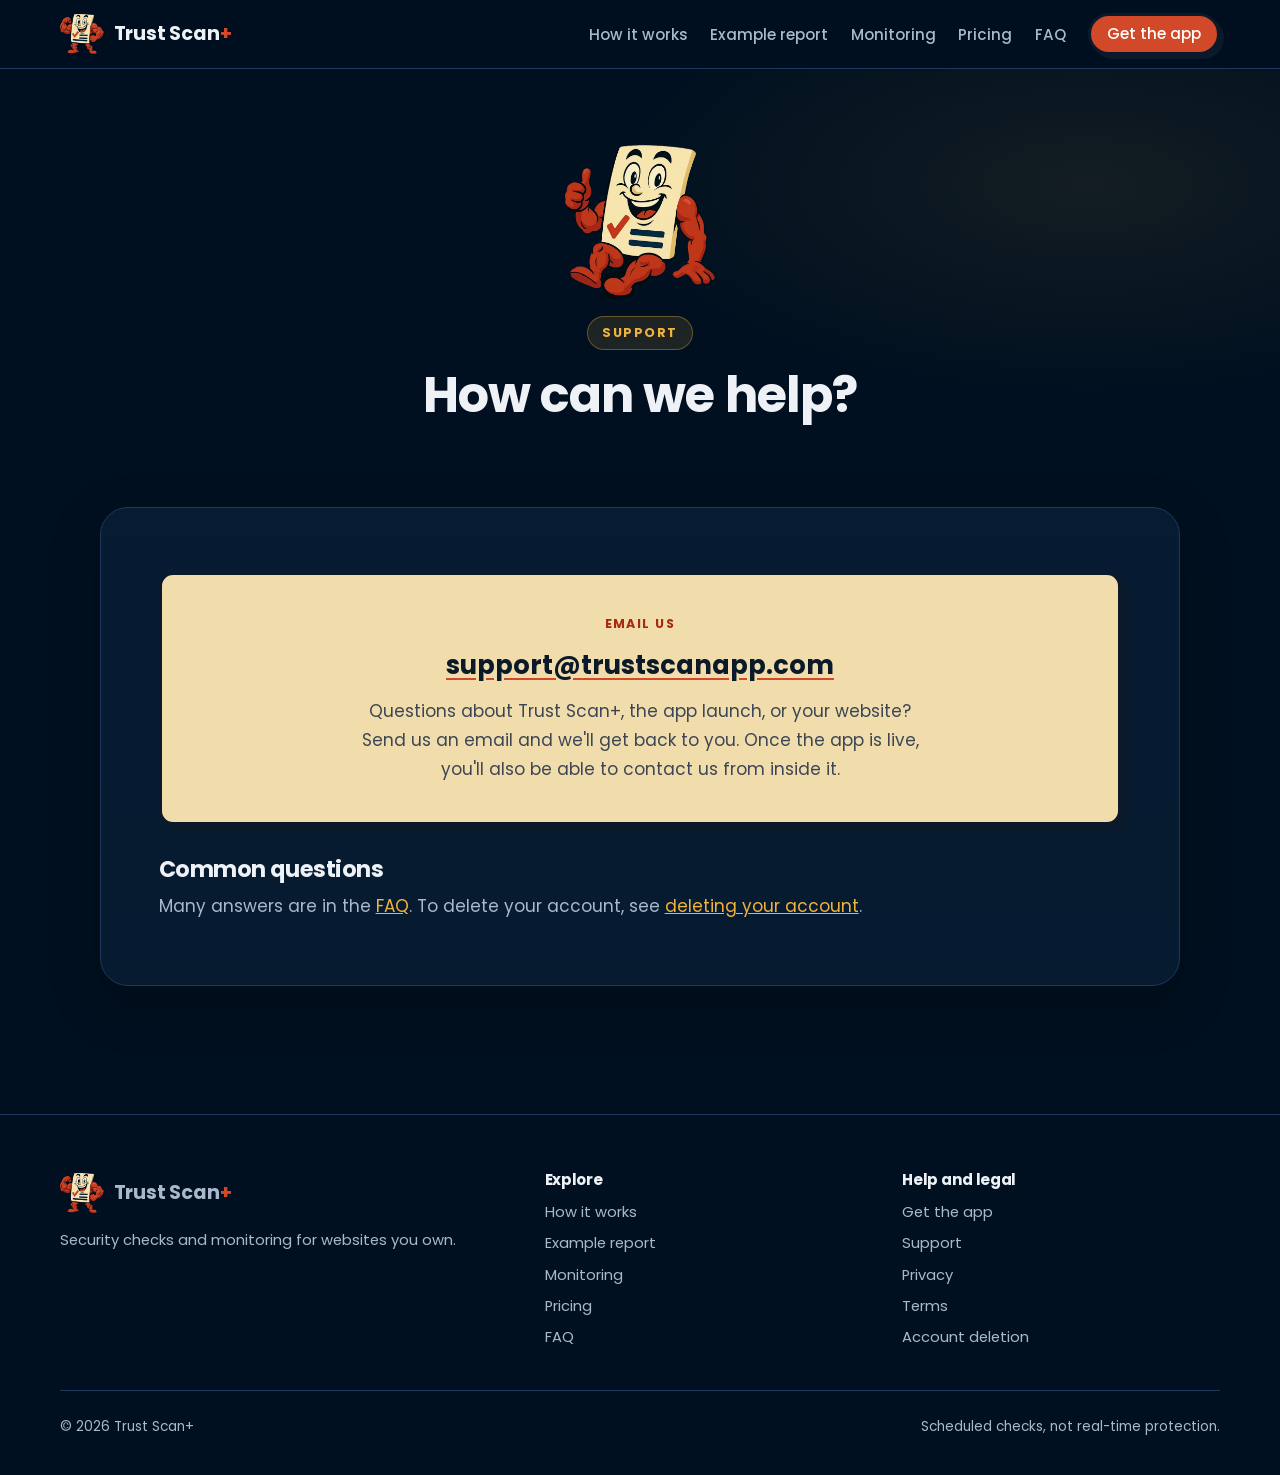
<file: support.html>
<!DOCTYPE html>
<html lang="en-GB" class="no-js">
<head>
  <meta charset="UTF-8">
  <meta name="viewport" content="width=device-width, initial-scale=1">
  <title>Support | Trust Scan+</title>
  <meta name="description" content="Get help with Trust Scan+.">
  <link rel="canonical" href="https://trustscanapp.com/support.html">
  <meta name="referrer" content="strict-origin-when-cross-origin">
  <meta name="theme-color" content="#001020">
  <link rel="icon" type="image/png" sizes="32x32" href="assets/site/img/favicon-32.png">
  <link rel="apple-touch-icon" href="assets/site/img/apple-touch-icon.png">
  <link rel="preload" href="assets/site/fonts/poppins-bold.woff" as="font" type="font/woff" crossorigin>
  <link rel="stylesheet" href="styles.css?v=a8bfb182c3">
  <script src="script.js?v=a8bfb182c3" defer></script>
</head>
<body>
  <a class="skip-link" href="#main">Skip to content</a>

  <header class="site-header">
    <div class="wrap header-inner">
      <a class="brand" href="./" aria-label="Trust Scan+ home">
        <img src="assets/site/img/mascot-bigflex.webp" alt="" width="44" height="44">
        <span>Trust Scan<span class="plus">+</span></span>
      </a>
      <button class="nav-toggle" type="button" aria-expanded="false" aria-controls="site-nav">Menu</button>
      <nav class="site-nav" id="site-nav" aria-label="Main">
        <ul>
          <li><a href="how-it-works.html">How it works</a></li>
          <li><a href="example-report.html">Example report</a></li>
          <li><a href="monitoring.html">Monitoring</a></li>
          <li><a href="pricing.html">Pricing</a></li>
          <li><a href="faq.html">FAQ</a></li>
          <li><a class="btn btn-primary btn-small" href="coming-soon.html" data-app-link>Get the app</a></li>
        </ul>
      </nav>
    </div>
  </header>

  <main id="main">
    <section class="page-hero">
      <div class="wrap page-hero-inner">
        <div>
          <span class="eyebrow">Support</span>
          <h1>How can we help?</h1>
        </div>
        <img class="page-hero-img" src="assets/site/img/mascot-thumbs.webp" alt="Trust Scan+ mascot giving a thumbs up" width="600" height="600">
      </div>
    </section>

    <section class="prose-section">
      <div class="wrap prose">
        <div class="paper contact-card">
          <span class="contact-label">Email us</span>
          <!-- SUPPORT-EMAIL: the only place the support address appears on the site. -->
          <a class="contact-email" href="mailto:support@trustscanapp.com">support@trustscanapp.com</a>
          <p>Questions about Trust Scan+, the app launch, or your website? Send us an email and we'll get back to you. Once the app is live, you'll also be able to contact us from inside it.</p>
        </div>
        <h2>Common questions</h2>
        <p>Many answers are in the <a href="faq.html">FAQ</a>. To delete your account, see <a href="account-deletion.html">deleting your account</a>.</p>
      </div>
    </section>

  </main>

  <footer class="site-footer">
    <div class="wrap">
      <div class="footer-grid">
        <div>
          <a class="brand" href="./">
            <img src="assets/site/img/mascot-bigflex.webp" alt="" width="44" height="44" loading="lazy">
            <span>Trust Scan<span class="plus">+</span></span>
          </a>
          <p>Security checks and monitoring for websites you own.</p>
        </div>
        <div>
          <h3>Explore</h3>
          <ul>
            <li><a href="how-it-works.html">How it works</a></li>
            <li><a href="example-report.html">Example report</a></li>
            <li><a href="monitoring.html">Monitoring</a></li>
            <li><a href="pricing.html">Pricing</a></li>
            <li><a href="faq.html">FAQ</a></li>
          </ul>
        </div>
        <div>
          <h3>Help and legal</h3>
          <ul>
            <li><a href="coming-soon.html" data-app-link>Get the app</a></li>
            <li><a href="support.html">Support</a></li>
            <li><a href="privacy.html">Privacy</a></li>
            <li><a href="terms.html">Terms</a></li>
            <li><a href="account-deletion.html">Account deletion</a></li>
          </ul>
        </div>
      </div>
      <div class="footer-base">
        <span>&copy; <span data-year>2026</span> Trust Scan+</span>
        <span>Scheduled checks, not real-time protection.</span>
      </div>
    </div>
  </footer>
</body>
</html>
</file>
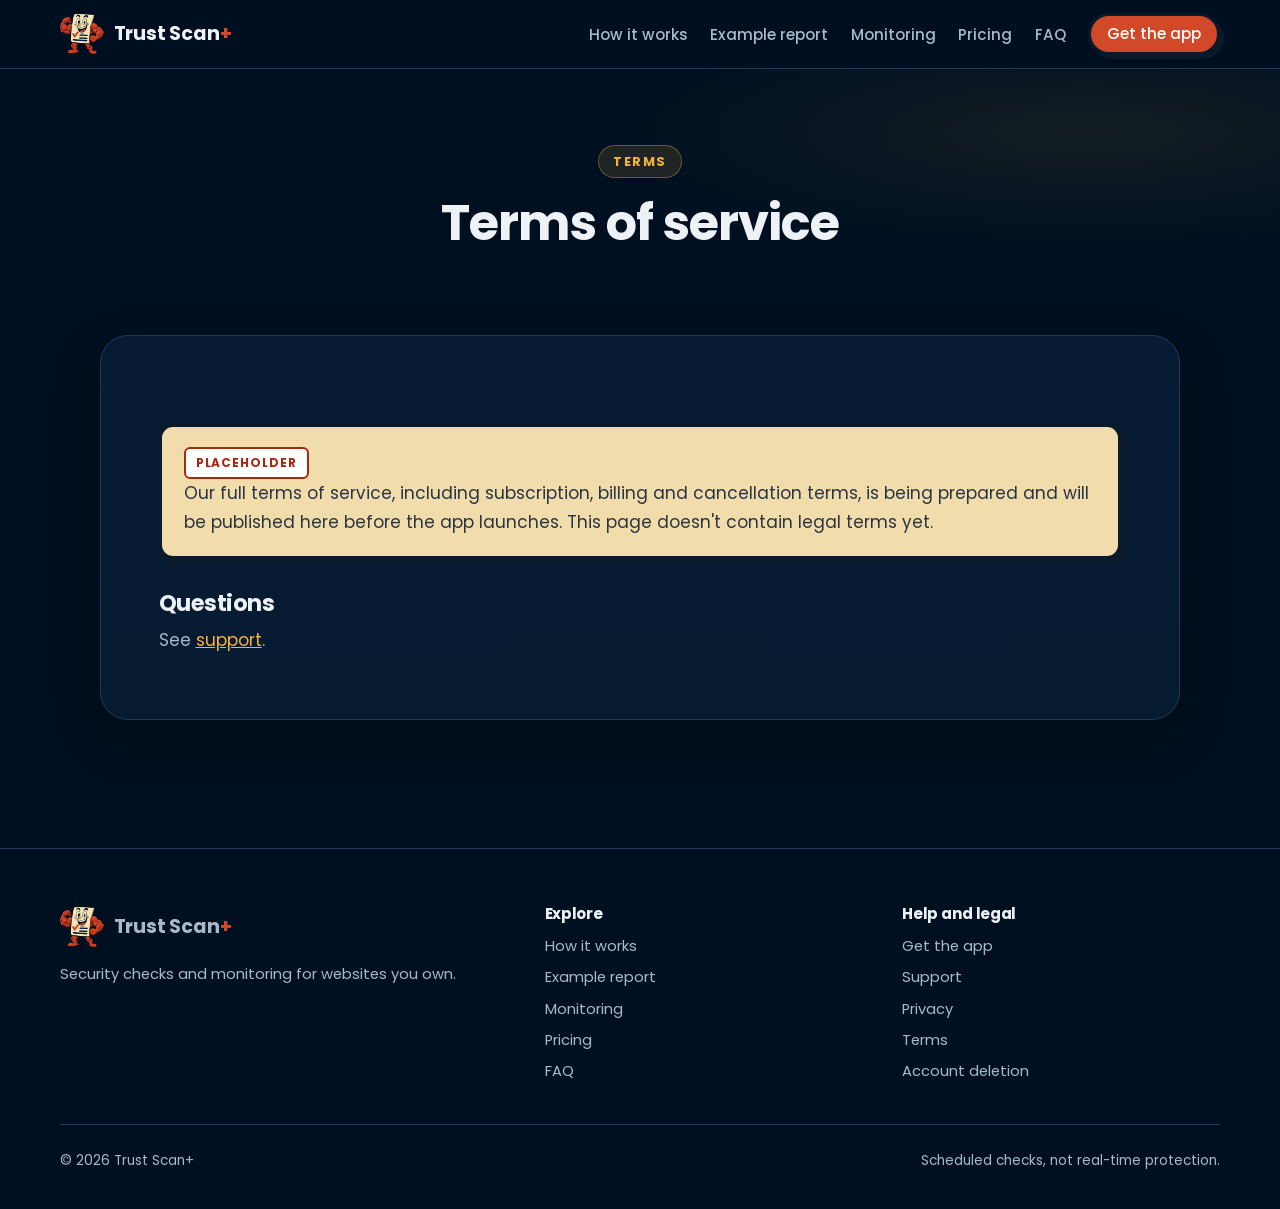
<file: terms.html>
<!DOCTYPE html>
<html lang="en-GB" class="no-js">
<head>
  <meta charset="UTF-8">
  <meta name="viewport" content="width=device-width, initial-scale=1">
  <title>Terms | Trust Scan+</title>
  <meta name="description" content="Trust Scan+ terms of service.">
  <link rel="canonical" href="https://trustscanapp.com/terms.html">
  <meta name="referrer" content="strict-origin-when-cross-origin">
  <meta name="theme-color" content="#001020">
  <link rel="icon" type="image/png" sizes="32x32" href="assets/site/img/favicon-32.png">
  <link rel="apple-touch-icon" href="assets/site/img/apple-touch-icon.png">
  <link rel="preload" href="assets/site/fonts/poppins-bold.woff" as="font" type="font/woff" crossorigin>
  <link rel="stylesheet" href="styles.css?v=a8bfb182c3">
  <script src="script.js?v=a8bfb182c3" defer></script>
</head>
<body>
  <a class="skip-link" href="#main">Skip to content</a>

  <header class="site-header">
    <div class="wrap header-inner">
      <a class="brand" href="./" aria-label="Trust Scan+ home">
        <img src="assets/site/img/mascot-bigflex.webp" alt="" width="44" height="44">
        <span>Trust Scan<span class="plus">+</span></span>
      </a>
      <button class="nav-toggle" type="button" aria-expanded="false" aria-controls="site-nav">Menu</button>
      <nav class="site-nav" id="site-nav" aria-label="Main">
        <ul>
          <li><a href="how-it-works.html">How it works</a></li>
          <li><a href="example-report.html">Example report</a></li>
          <li><a href="monitoring.html">Monitoring</a></li>
          <li><a href="pricing.html">Pricing</a></li>
          <li><a href="faq.html">FAQ</a></li>
          <li><a class="btn btn-primary btn-small" href="coming-soon.html" data-app-link>Get the app</a></li>
        </ul>
      </nav>
    </div>
  </header>

  <main id="main">
    <section class="page-hero">
      <div class="wrap page-hero-inner">
        <div>
          <span class="eyebrow">Terms</span>
          <h1>Terms of service</h1>
        </div>
      </div>
    </section>

    <section class="prose-section">
      <div class="wrap prose">
      <div class="paper placeholder">
        <span class="badge badge-draft">Placeholder</span>
        <p>Our full terms of service, including subscription, billing and cancellation terms, is being prepared and will be published here before the app launches. This page doesn't contain legal terms yet.</p>
      </div>
        <h2>Questions</h2>
        <p>See <a href="support.html">support</a>.</p>
      </div>
    </section>

  </main>

  <footer class="site-footer">
    <div class="wrap">
      <div class="footer-grid">
        <div>
          <a class="brand" href="./">
            <img src="assets/site/img/mascot-bigflex.webp" alt="" width="44" height="44" loading="lazy">
            <span>Trust Scan<span class="plus">+</span></span>
          </a>
          <p>Security checks and monitoring for websites you own.</p>
        </div>
        <div>
          <h3>Explore</h3>
          <ul>
            <li><a href="how-it-works.html">How it works</a></li>
            <li><a href="example-report.html">Example report</a></li>
            <li><a href="monitoring.html">Monitoring</a></li>
            <li><a href="pricing.html">Pricing</a></li>
            <li><a href="faq.html">FAQ</a></li>
          </ul>
        </div>
        <div>
          <h3>Help and legal</h3>
          <ul>
            <li><a href="coming-soon.html" data-app-link>Get the app</a></li>
            <li><a href="support.html">Support</a></li>
            <li><a href="privacy.html">Privacy</a></li>
            <li><a href="terms.html">Terms</a></li>
            <li><a href="account-deletion.html">Account deletion</a></li>
          </ul>
        </div>
      </div>
      <div class="footer-base">
        <span>&copy; <span data-year>2026</span> Trust Scan+</span>
        <span>Scheduled checks, not real-time protection.</span>
      </div>
    </div>
  </footer>
</body>
</html>
</file>
<file: styles.css>
/* Trust Scan+ landing site
   Served under a strict CSP (default-src 'self'; style-src 'self'; script-src 'self').
   Keep every style in this file: no inline style attributes, no third-party fonts. */

@font-face {
  font-family: "Poppins";
  src: url("assets/site/fonts/poppins-regular.woff") format("woff");
  font-weight: 400;
  font-display: swap;
}
@font-face {
  font-family: "Poppins";
  src: url("assets/site/fonts/poppins-medium.woff") format("woff");
  font-weight: 500;
  font-display: swap;
}
@font-face {
  font-family: "Poppins";
  src: url("assets/site/fonts/poppins-bold.woff") format("woff");
  font-weight: 700;
  font-display: swap;
}

:root {
  /* Sampled from the mascot artwork and animation backgrounds */
  --night: #001020;        /* animation background */
  --night-2: #061a30;
  --night-3: #0c2643;
  --line-dark: #1d3a5c;
  --paper: #f1dcab;        /* mascot paper */
  --paper-2: #e6c98f;
  --ink: #0b1a2a;          /* mascot outline / report lines */
  --brick: #a62a12;        /* mascot muscles */
  --red: #d2492a;          /* tick mark, brighter for contrast */
  --amber: #f2b33d;        /* arrow in the pointing animation */
  --green: #3f9b5b;
  --text: #eef2f7;
  --muted: #a9b8cc;

  --radius: 14px;
  --shadow-hard: 6px 6px 0 var(--ink);
  --max: 1160px;
  --font: "Poppins", system-ui, -apple-system, "Segoe UI", Roboto, sans-serif;
}

*,
*::before,
*::after { box-sizing: border-box; }

* { margin: 0; padding: 0; }

html {
  scroll-behavior: smooth;
  scroll-padding-top: 84px;
  -webkit-text-size-adjust: 100%;
}

body {
  font-family: var(--font);
  background: var(--night);
  color: var(--text);
  line-height: 1.6;
  font-size: 1rem;
  overflow-x: hidden;
}

img, video { display: block; max-width: 100%; height: auto; }

a { color: var(--amber); }
a:hover { color: #ffd27a; }

:focus-visible {
  outline: 3px solid var(--amber);
  outline-offset: 3px;
  border-radius: 6px;
}

.skip-link {
  position: absolute;
  left: 1rem;
  top: -100px;
  background: var(--amber);
  color: var(--ink);
  padding: .6rem 1rem;
  border-radius: 8px;
  font-weight: 700;
  z-index: 1000;
}
.skip-link:focus { top: 1rem; }

.visually-hidden {
  position: absolute !important;
  width: 1px; height: 1px;
  overflow: hidden;
  clip: rect(0 0 0 0);
  white-space: nowrap;
}

.wrap {
  width: min(100% - 2.5rem, var(--max));
  margin-inline: auto;
}

/* ---------- Header ---------- */
.site-header {
  position: sticky;
  top: 0;
  z-index: 100;
  background: rgba(0, 16, 32, .92);
  backdrop-filter: blur(8px);
  -webkit-backdrop-filter: blur(8px);
  border-bottom: 1px solid var(--line-dark);
}
.header-inner {
  display: flex;
  align-items: center;
  justify-content: space-between;
  gap: 1rem;
  min-height: 68px;
}
.brand {
  display: flex;
  align-items: center;
  gap: .6rem;
  color: var(--text);
  text-decoration: none;
  font-weight: 700;
  font-size: 1.2rem;
  letter-spacing: -.01em;
}
.brand img { width: 44px; height: 44px; object-fit: contain; }
.brand .plus { color: var(--red); }
.brand:hover { color: var(--text); }

.nav-toggle {
  display: none;
  background: transparent;
  border: 2px solid var(--line-dark);
  color: var(--text);
  border-radius: 10px;
  padding: .45rem .7rem;
  font: inherit;
  font-weight: 500;
  cursor: pointer;
}

.site-nav ul {
  display: flex;
  align-items: center;
  gap: 1.4rem;
  list-style: none;
}
.site-nav a {
  color: var(--muted);
  text-decoration: none;
  font-weight: 500;
  font-size: .95rem;
}
.site-nav a:hover { color: var(--text); }

/* ---------- Buttons ---------- */
.btn {
  display: inline-flex;
  align-items: center;
  justify-content: center;
  gap: .5rem;
  font: inherit;
  font-weight: 700;
  text-decoration: none;
  border-radius: 999px;
  padding: .8rem 1.4rem;
  border: 3px solid var(--ink);
  cursor: pointer;
  transition: transform .15s ease, box-shadow .15s ease;
  line-height: 1.2;
}
.btn-primary {
  background: var(--red);
  color: #fff;
  box-shadow: 4px 4px 0 var(--ink);
}
.btn-primary:hover {
  color: #fff;
  transform: translate(-2px, -2px);
  box-shadow: 6px 6px 0 var(--ink);
}
.btn-secondary {
  background: transparent;
  color: var(--text);
  border-color: var(--line-dark);
}
.btn-secondary:hover { color: var(--text); border-color: var(--muted); }
.btn-small { padding: .55rem 1rem; font-size: .9rem; }
.site-nav .btn-primary { color: #fff; }

.btn[aria-disabled="true"] {
  background: var(--night-3);
  color: var(--muted);
  border-color: var(--line-dark);
  box-shadow: none;
  cursor: default;
}
.btn[aria-disabled="true"]:hover { transform: none; color: var(--muted); }

/* ---------- Generic sections ---------- */
section { padding: clamp(4rem, 8vw, 6.5rem) 0; }
.section-alt { background: var(--night-2); }

.eyebrow {
  display: inline-block;
  font-size: .8rem;
  font-weight: 700;
  letter-spacing: .12em;
  text-transform: uppercase;
  color: var(--amber);
  margin-bottom: .8rem;
}
h1, h2, h3 { line-height: 1.15; letter-spacing: -.02em; text-wrap: balance; }
h1 { font-size: clamp(2.2rem, 5.2vw, 3.7rem); font-weight: 700; }
h2 { font-size: clamp(1.8rem, 3.6vw, 2.6rem); font-weight: 700; margin-bottom: 1rem; }
h3 { font-size: 1.2rem; font-weight: 700; margin-bottom: .4rem; }
.lead { font-size: 1.12rem; color: var(--muted); max-width: 60ch; }
.section-head { max-width: 720px; margin-bottom: 2.75rem; }
.section-head.center { margin-inline: auto; text-align: center; }
.section-head.center .lead { margin-inline: auto; }

.split {
  display: grid;
  grid-template-columns: 1.1fr .9fr;
  gap: clamp(2rem, 5vw, 4.5rem);
  align-items: center;
}
.split.reverse { grid-template-columns: .9fr 1.1fr; }
.split.reverse > :first-child { order: 2; }

.mascot { width: min(100%, 360px); margin-inline: auto; }
.mascot-sm { width: min(100%, 220px); }

/* Animated mascots: their background is #001020, so the frame matches it
   and a soft radial mask hides the square edge on lighter sections. */
.anim {
  width: min(100%, 540px);
  margin-inline: auto;
  aspect-ratio: 1 / 1;
  -webkit-mask-image: linear-gradient(to right, transparent, #000 12%, #000 88%, transparent), linear-gradient(to bottom, transparent, #000 12%, #000 88%, transparent);
          mask-image: linear-gradient(to right, transparent, #000 12%, #000 88%, transparent), linear-gradient(to bottom, transparent, #000 12%, #000 88%, transparent);
  -webkit-mask-composite: source-in;
          mask-composite: intersect;
}
.anim video { width: 100%; height: 100%; object-fit: cover; }

/* ---------- Hero ---------- */
.hero {
  padding: 4.5rem 0 4rem;
  background:
    radial-gradient(60% 70% at 78% 40%, rgba(242, 179, 61, .09), transparent 70%),
    var(--night);
}
.hero .split { grid-template-columns: 1.15fr .85fr; }
.hero h1 .hl { color: var(--paper); }
.hero .lead { margin: 1.2rem 0 2rem; }
.cta-row { display: flex; flex-wrap: wrap; gap: .9rem; align-items: center; }
.cta-note { margin-top: 1rem; font-size: .9rem; color: var(--muted); }
.cta-note strong { color: var(--paper); font-weight: 500; }

.trust-strip {
  border-top: 1px solid var(--line-dark);
  border-bottom: 1px solid var(--line-dark);
  padding: 1.1rem 0;
  background: var(--night-2);
}
.trust-strip ul {
  list-style: none;
  display: flex;
  flex-wrap: wrap;
  justify-content: center;
  gap: .6rem 2.4rem;
  font-weight: 500;
  font-size: .95rem;
  color: var(--paper);
}
.trust-strip li::before { content: "✓ "; color: var(--red); font-weight: 700; }

/* ---------- Cards ---------- */
.cards {
  display: grid;
  grid-template-columns: repeat(3, 1fr);
  gap: 1.5rem;
}
.card {
  background: var(--night-3);
  border: 1px solid var(--line-dark);
  border-radius: var(--radius);
  padding: 1.6rem;
}
.card p { color: var(--muted); }
.card .icon {
  width: 46px; height: 46px;
  border-radius: 12px;
  display: grid; place-items: center;
  background: var(--paper);
  color: var(--ink);
  border: 2px solid var(--ink);
  margin-bottom: 1rem;
}
.card .icon svg { width: 24px; height: 24px; }

/* Paper card: echoes the mascot's report-sheet look */
.paper {
  background: var(--paper);
  color: var(--ink);
  border: 3px solid var(--ink);
  border-radius: var(--radius);
  box-shadow: var(--shadow-hard);
}
.paper a:not(.btn) { color: var(--brick); }

/* ---------- Steps ---------- */
.steps {
  list-style: none;
  display: grid;
  grid-template-columns: repeat(4, 1fr);
  gap: 1.25rem;
  counter-reset: step;
}
.steps li {
  position: relative;
  padding: 1.6rem 1.4rem 1.4rem;
  counter-increment: step;
}
.steps li::before {
  content: counter(step);
  display: grid;
  place-items: center;
  width: 42px; height: 42px;
  border-radius: 50%;
  background: var(--red);
  color: #fff;
  font-weight: 700;
  border: 3px solid var(--ink);
  margin-bottom: .9rem;
}
.steps p { font-size: .95rem; }

/* ---------- Verification ---------- */
.verify-list { list-style: none; display: grid; gap: 1rem; margin-top: 1.5rem; }
.verify-list li {
  display: grid;
  grid-template-columns: 34px 1fr;
  gap: .9rem;
  align-items: start;
}
.verify-list .num {
  width: 34px; height: 34px;
  border-radius: 50%;
  display: grid; place-items: center;
  background: var(--paper);
  color: var(--ink);
  font-weight: 700;
  border: 2px solid var(--ink);
}
.verify-list p { color: var(--muted); }
.verify-list strong { color: var(--text); }

.code-card { padding: 1.4rem; margin-top: 1.8rem; }
.code-card .label {
  font-size: .75rem; font-weight: 700; letter-spacing: .1em;
  text-transform: uppercase; color: var(--brick);
}
.code-card code {
  display: block;
  margin-top: .5rem;
  font-family: ui-monospace, SFMono-Regular, Menlo, Consolas, monospace;
  font-size: .92rem;
  background: #fff7e3;
  border: 2px dashed var(--ink);
  border-radius: 8px;
  padding: .7rem .9rem;
  overflow-wrap: anywhere;
}
.code-card p { font-size: .9rem; margin-top: .7rem; color: #3c4656; }

/* ---------- Draft / sample labels ---------- */
.badge {
  display: inline-flex;
  align-items: center;
  gap: .35rem;
  font-size: .75rem;
  font-weight: 700;
  letter-spacing: .08em;
  text-transform: uppercase;
  border-radius: 6px;
  padding: .25rem .6rem;
  border: 2px solid var(--ink);
}
.badge-sample { background: var(--amber); color: var(--ink); }
.badge-draft { background: #fff; color: var(--brick); border-color: var(--brick); }

.sample-banner {
  display: flex;
  flex-wrap: wrap;
  gap: .5rem 1rem;
  align-items: center;
  justify-content: space-between;
  background: var(--ink);
  color: var(--paper);
  padding: .65rem 1.2rem;
  font-size: .85rem;
  border-radius: 10px 10px 0 0;
}

/* ---------- Example report ---------- */
.report { overflow: hidden; }
.report-body { padding: 1.6rem; }
.report-top {
  display: grid;
  grid-template-columns: auto 1fr;
  gap: 1.6rem;
  align-items: center;
  border-bottom: 2px solid var(--ink);
  padding-bottom: 1.4rem;
  margin-bottom: 1.4rem;
}
.score {
  width: 118px; height: 118px;
  border-radius: 50%;
  border: 6px solid var(--ink);
  background: #fff7e3;
  display: grid;
  place-items: center;
  text-align: center;
  line-height: 1;
}
.score b { font-size: 2.4rem; display: block; }
.score span { font-size: .75rem; font-weight: 500; }
.report-meta h3 { font-size: 1.35rem; margin-bottom: .2rem; }
.report-meta p { font-size: .9rem; color: #3c4656; }
.tally { display: flex; flex-wrap: wrap; gap: .5rem; margin-top: .8rem; }

.sev {
  display: inline-block;
  font-size: .75rem;
  font-weight: 700;
  border-radius: 999px;
  padding: .15rem .65rem;
  border: 2px solid var(--ink);
  white-space: nowrap;
}
.sev-high { background: var(--red); color: #fff; }
.sev-medium { background: var(--amber); color: var(--ink); }
.sev-low { background: #cfe0f2; color: var(--ink); }
.sev-pass { background: #bfe3c9; color: var(--ink); }
.sev-incomplete { background: #fff; color: var(--ink); border-style: dashed; }

.findings { list-style: none; display: grid; gap: .8rem; }
.finding {
  background: #fff7e3;
  border: 2px solid var(--ink);
  border-radius: 10px;
}
.finding details summary {
  list-style: none;
  cursor: pointer;
  display: grid;
  grid-template-columns: auto 1fr auto;
  gap: .8rem;
  align-items: center;
  padding: .85rem 1rem;
  font-weight: 700;
}
.finding details summary::-webkit-details-marker { display: none; }
.finding details summary::after {
  content: "+";
  font-size: 1.3rem;
  line-height: 1;
  color: var(--brick);
}
.finding details[open] summary::after { content: "−"; }
.finding .detail {
  padding: 0 1rem 1rem;
  font-size: .92rem;
  color: #2b3442;
  display: grid;
  gap: .5rem;
}
.finding .detail strong { color: var(--ink); }

.coverage {
  margin-top: 1.4rem;
  font-size: .88rem;
  color: #3c4656;
  display: flex;
  flex-wrap: wrap;
  gap: .5rem 1.5rem;
  border-top: 2px solid var(--ink);
  padding-top: 1rem;
}
.bar {
  height: 10px;
  background: #fff7e3;
  border: 2px solid var(--ink);
  border-radius: 999px;
  overflow: hidden;
  width: 160px;
  align-self: center;
}
.bar i { display: block; height: 100%; width: 93%; background: var(--green); }

.report-aside p { color: var(--muted); }
.report-aside ul { list-style: none; display: grid; gap: .7rem; margin: 1.4rem 0; }
.report-aside li { padding-left: 1.6rem; position: relative; color: var(--muted); }
.report-aside li::before { content: "✓"; position: absolute; left: 0; color: var(--red); font-weight: 700; }
.report-aside strong { color: var(--text); }

/* ---------- Monitoring ---------- */
.monitor-grid {
  display: grid;
  grid-template-columns: 1fr 1fr;
  gap: 2rem;
  align-items: start;
}
.notice {
  background: #f7f8fb;
  color: var(--ink);
  border-radius: 18px;
  border: 3px solid var(--ink);
  box-shadow: var(--shadow-hard);
  padding: 1rem 1.1rem;
  display: grid;
  grid-template-columns: 44px 1fr;
  gap: .8rem;
  margin-bottom: 1.5rem;
}
.notice img {
  width: 44px; height: 44px;
  border-radius: 10px;
  background: var(--night);
  object-fit: contain;
  padding: 2px;
}
.notice .app { font-size: .78rem; color: #5b6676; display: flex; justify-content: space-between; }
.notice b { display: block; margin: .1rem 0; }
.notice p { font-size: .9rem; }

.changes { list-style: none; }
.changes li {
  display: grid;
  grid-template-columns: 1fr auto;
  gap: .3rem 1rem;
  padding: .9rem 1.1rem;
  border-bottom: 2px solid var(--ink);
}
.changes li:last-child { border-bottom: 0; }
.changes .what { font-weight: 700; }
.changes .why { grid-column: 1 / -1; font-size: .88rem; color: #3c4656; }
.chg {
  font-size: .75rem;
  font-weight: 700;
  border-radius: 999px;
  padding: .15rem .65rem;
  border: 2px solid var(--ink);
  align-self: start;
  white-space: nowrap;
}
.chg-worse { background: var(--red); color: #fff; }
.chg-better { background: #bfe3c9; color: var(--ink); }
.chg-same { background: #e3e7ee; color: var(--ink); }
.chg-incomplete { background: #fff; color: var(--ink); border-style: dashed; }

.timeline { list-style: none; display: grid; gap: .6rem; margin-top: 1.4rem; }
.timeline li {
  display: grid;
  grid-template-columns: 110px 1fr;
  gap: 1rem;
  align-items: center;
  font-size: .9rem;
  color: var(--muted);
}
.timeline time { color: var(--text); font-weight: 500; }

/* ---------- Honesty ---------- */
.limits {
  list-style: none;
  display: grid;
  gap: .9rem;
  margin-top: 1.5rem;
}
.limits li { padding-left: 1.9rem; position: relative; color: var(--muted); }
.limits li::before {
  content: "✕";
  position: absolute;
  left: 0;
  top: 0;
  color: var(--red);
  font-weight: 700;
}
.limits li.yes::before { content: "✓"; color: #7fd39a; }
.limits strong { color: var(--text); }

/* ---------- Pricing ---------- */
.pricing {
  display: grid;
  grid-template-columns: 1fr 1fr;
  gap: 1.8rem;
  max-width: 900px;
  margin-inline: auto;
  align-items: stretch;
}
.plan { padding: 2rem; display: flex; flex-direction: column; position: relative; }
.plan.dark {
  background: var(--night-3);
  border: 1px solid var(--line-dark);
  border-radius: var(--radius);
}
.plan .price { font-size: 2.6rem; font-weight: 700; line-height: 1; margin: .8rem 0 .3rem; }
.plan .price small { font-size: 1rem; font-weight: 500; }
.plan .per { font-size: .9rem; opacity: .8; }
.plan ul { list-style: none; margin: 1.4rem 0 1.8rem; display: grid; gap: .6rem; flex: 1; }
.plan li { padding-left: 1.6rem; position: relative; font-size: .95rem; }
.plan li::before { content: "✓"; position: absolute; left: 0; color: var(--red); font-weight: 700; }
.plan .badge { position: absolute; top: -14px; right: 1.2rem; }
.plan.dark li { color: var(--muted); }
.plan-mascot {
  position: absolute;
  width: 120px;
  right: -40px;
  bottom: -30px;
  pointer-events: none;
}
.pricing-note {
  max-width: 900px;
  margin: 2rem auto 0;
  font-size: .9rem;
  color: var(--muted);
  text-align: center;
}

/* ---------- FAQ ---------- */
.faq { max-width: 820px; margin-inline: auto; display: grid; gap: .8rem; }
.faq details {
  background: var(--night-3);
  border: 1px solid var(--line-dark);
  border-radius: 12px;
}
.faq summary {
  cursor: pointer;
  list-style: none;
  padding: 1.1rem 1.3rem;
  font-weight: 500;
  display: flex;
  justify-content: space-between;
  gap: 1rem;
}
.faq summary::-webkit-details-marker { display: none; }
.faq summary::after { content: "+"; color: var(--amber); font-weight: 700; font-size: 1.2rem; line-height: 1; }
.faq details[open] summary::after { content: "−"; }
.faq details p { padding: 0 1.3rem 1.2rem; color: var(--muted); }

/* ---------- Final CTA ---------- */
.final-cta { padding: 4rem 0; }
.final-cta .paper {
  display: grid;
  grid-template-columns: 1fr auto;
  align-items: center;
  gap: 2rem;
  padding: 2.4rem 2.6rem;
}
.final-cta h2 { margin-bottom: .5rem; }
.final-cta p { color: #3c4656; }
.final-cta img { width: 190px; }

/* ---------- Footer ---------- */
.site-footer {
  border-top: 1px solid var(--line-dark);
  padding: 3rem 0 2rem;
  color: var(--muted);
  font-size: .92rem;
}
.footer-grid {
  display: grid;
  grid-template-columns: 1.4fr 1fr 1fr;
  gap: 2rem;
}
.site-footer h3 { font-size: .95rem; color: var(--text); margin-bottom: .7rem; }
.site-footer ul { list-style: none; display: grid; gap: .4rem; }
.site-footer a { color: var(--muted); }
.site-footer a:hover { color: var(--text); }
.footer-base {
  margin-top: 2.5rem;
  padding-top: 1.5rem;
  border-top: 1px solid var(--line-dark);
  display: flex;
  flex-wrap: wrap;
  gap: .5rem 1.5rem;
  justify-content: space-between;
  font-size: .85rem;
}

/* ---------- Simple pages (coming soon, policies, 404) ---------- */
.page-hero { padding: 4rem 0 2rem; text-align: center; }
.page-hero .lead { margin: 1rem auto 0; }
.page-hero .anim, .page-hero .mascot { margin-bottom: 1rem; }
.store-row {
  display: flex;
  flex-wrap: wrap;
  gap: 1rem;
  justify-content: center;
  margin-top: 2rem;
}
.store-btn {
  min-width: 230px;
  flex-direction: column;
  gap: .1rem;
  border-radius: 14px;
  padding: .8rem 1.3rem;
}
.store-btn small { font-weight: 500; font-size: .78rem; }
.prose { max-width: 760px; margin: 0 auto; padding: 0 0 5rem; }
.prose h2 { font-size: 1.4rem; margin: 2rem 0 .6rem; }
.prose p, .prose li { color: var(--muted); }
.prose ul { margin: .6rem 0 0 1.2rem; display: grid; gap: .4rem; }
.placeholder {
  padding: 1.2rem 1.4rem;
  margin: 1.5rem 0;
}
.placeholder p { color: #2b3442; }

/* ---------- Polish ---------- */
p { text-wrap: pretty; }
.lead { line-height: 1.65; }
.hero h1 { max-width: 16ch; }

.card {
  display: flex;
  flex-direction: column;
  padding: 1.8rem;
  transition: transform .2s ease, border-color .2s ease;
}
.card:hover { transform: translateY(-3px); border-color: #2c5182; }

.steps li { padding: 1.6rem 1.5rem 1.7rem; }
.steps p { color: #3c4656; }

.server-band {
  margin-top: 2rem;
  display: grid;
  grid-template-columns: auto 1fr auto;
  gap: 1.5rem;
  align-items: center;
  background: var(--night-3);
  border: 1px solid var(--line-dark);
  border-radius: var(--radius);
  padding: 1.5rem 1.8rem;
}
.server-band .icon {
  width: 52px; height: 52px;
  border-radius: 12px;
  display: grid; place-items: center;
  background: var(--paper);
  color: var(--ink);
  border: 2px solid var(--ink);
}
.server-band .icon svg { width: 26px; height: 26px; }
.server-band p { color: var(--muted); }
.server-band img { width: 104px; }

.verify-list { margin-top: 1.8rem; gap: 1.1rem; }

.report-layout {
  display: grid;
  grid-template-columns: minmax(0, 1.3fr) minmax(0, .7fr);
  gap: clamp(2rem, 4vw, 3.5rem);
  align-items: start;
}
.report-aside { position: sticky; top: 100px; }
.report-aside .btn { margin-top: 1.5rem; }
.finding .sev, .changes .chg, .timeline .chg { min-width: 98px; text-align: center; }
.timeline .chg { display: inline-block; margin-right: .5rem; }
.dev-note {
  font-size: .85rem;
  background: #f3e3bb;
  border-radius: 8px;
  padding: .5rem .75rem;
}

.monitor-grid { gap: clamp(2rem, 4vw, 3.5rem); }
.monitor-grid h3 { margin-top: 1rem; }

.do-dont {
  display: grid;
  grid-template-columns: 1fr 1fr;
  gap: 1.5rem;
  max-width: 900px;
  margin-inline: auto;
}
.do-dont h3 { margin-bottom: 1.1rem; }
.do-dont .limits { margin-top: 0; }

.faq summary { align-items: center; }

.plan ul { align-content: start; }
.notice img { height: 44px; background: var(--paper); padding: 3px; }

/* ---------- Responsive ---------- */
@media (max-width: 1000px) {
  .steps { grid-template-columns: repeat(2, 1fr); }
}

@media (max-width: 860px) {
  .nav-toggle { display: inline-block; }
  .site-nav {
    display: none;
    position: absolute;
    left: 0; right: 0; top: 100%;
    background: var(--night);
    border-bottom: 1px solid var(--line-dark);
    padding: 1rem 1.25rem 1.4rem;
  }
  .site-nav.open { display: block; }
  .site-nav ul { flex-direction: column; align-items: stretch; gap: .2rem; }
  .site-nav a { display: block; padding: .7rem .2rem; font-size: 1.05rem; }
  .site-nav .btn { margin-top: .6rem; }
  .no-js .site-nav { display: block; position: static; padding: 0 0 1rem; border: 0; }
  .no-js .nav-toggle { display: none; }
  .no-js .header-inner { flex-wrap: wrap; }

  .split, .split.reverse, .hero .split, .monitor-grid, .pricing { grid-template-columns: 1fr; }
  .split.reverse > :first-child { order: 0; }
  .hero { padding-top: 2.5rem; text-align: left; }
  .hero .anim { width: min(92%, 380px); }
  .cards { grid-template-columns: 1fr; }
  .final-cta .paper { grid-template-columns: 1fr; text-align: center; }
  .final-cta img { margin: 0 auto; width: 150px; }
  .final-cta .cta-row { justify-content: center; }
  .footer-grid { grid-template-columns: 1fr 1fr; }
  .footer-grid > :first-child { grid-column: 1 / -1; }
  .plan-mascot { width: 90px; right: -10px; bottom: -20px; }
}

@media (max-width: 560px) {
  .wrap { width: min(100% - 1.6rem, var(--max)); }
  .steps { grid-template-columns: 1fr; }
  .report-top { grid-template-columns: 1fr; justify-items: start; }
  .report-body { padding: 1.1rem; }
  .finding details summary { grid-template-columns: 1fr auto; }
  .finding details summary .sev { grid-column: 1 / -1; justify-self: start; }
  .timeline li { grid-template-columns: 1fr; gap: .1rem; }
  .cta-row .btn { width: 100%; }
  .store-btn { width: 100%; }
}

@media (prefers-reduced-motion: reduce) {
  html { scroll-behavior: auto; }
  .btn { transition: none; }
}

@media (max-width: 860px) {
  .section-head.center { text-align: left; margin-inline: 0; }
  .section-head.center .lead { margin-inline: 0; }
  .hero h1 { max-width: none; }
  .report-layout, .do-dont { grid-template-columns: 1fr; }
  .report-aside { position: static; }
  .server-band { grid-template-columns: auto 1fr; }
  .server-band img { display: none; }
  .mascot { width: min(60%, 220px); }
  .trust-strip ul { justify-content: flex-start; flex-direction: column; gap: .45rem; }
}

@media (max-width: 560px) {
  .finding .sev { min-width: 0; }
  .server-band { grid-template-columns: 1fr; gap: 1rem; padding: 1.3rem; }
  .steps li { display: grid; grid-template-columns: auto 1fr; column-gap: 1rem; align-items: center; }
  .steps li::before { grid-row: span 2; margin-bottom: 0; }
}

/* Open mobile menu */
@media (max-width: 860px) {
  .site-nav { box-shadow: 0 18px 30px rgba(0, 0, 0, .45); padding: .5rem 1.25rem 1.5rem; }
  .site-nav li:not(:last-child) { border-bottom: 1px solid var(--line-dark); }
  .site-nav a { padding: .9rem .2rem; color: var(--text); }
  .site-nav a.btn {
    display: flex;
    justify-content: center;
    text-align: center;
    max-width: 420px;
    margin: 1.2rem auto 0;
    padding: .85rem 1.4rem;
  }
  .site-nav li:nth-last-child(2) { border-bottom: 0; }
}

/* ---------- Example report (matches the in-app report design) ---------- */
.rpt {
  background: linear-gradient(180deg, #25315a, #1a2444);
  border: 1px solid #36426e;
  border-radius: 24px;
  overflow: hidden;
  box-shadow: 0 24px 60px rgba(0, 0, 0, .35);
}
.rpt .sample-banner { border-radius: 0; }
.rpt-head { text-align: center; padding: 2.5rem 1.5rem 2.2rem; }
.rpt-head img { width: 120px; margin: 0 auto .6rem; }
.rpt-brand { font-size: clamp(2rem, 5vw, 3rem); font-weight: 700; letter-spacing: -.03em; line-height: 1.1; }
.rpt-brand .plus { color: #ff5a5f; }
.rpt-head h3 { font-size: clamp(1.3rem, 3vw, 1.8rem); margin: .5rem 0 .2rem; }
.rpt-sub { color: #c9d3e6; font-weight: 500; }
.rpt-meta { color: var(--muted); font-size: .92rem; margin-top: .9rem; }
.rpt-meta strong { color: var(--text); }
.rpt-stats {
  display: grid;
  grid-template-columns: repeat(3, 1fr);
  gap: 1rem;
  max-width: 840px;
  margin: 1.8rem auto 0;
  text-align: left;
}
.rpt-stats div {
  background: #121a33;
  border: 1px solid #2b3760;
  border-radius: 16px;
  padding: 1.1rem 1.25rem;
  display: grid;
  gap: .15rem;
  align-content: start;
}
.rpt-stats b { font-size: 1.4rem; line-height: 1.2; }
.rpt-stats span { color: #c9d3e6; font-size: .93rem; }
.rpt-stats small { color: var(--muted); font-size: .78rem; }

.rpt-body { padding: 0 clamp(1rem, 3vw, 2rem) 2rem; display: grid; gap: 1rem; }
.rpt-alert, .rpt-note {
  background: #182140;
  border-radius: 12px;
  padding: 1rem 1.25rem;
  color: #c9d3e6;
  font-size: .95rem;
}
.rpt-alert { border-left: 4px solid #ff5a5f; }
.rpt-note { border: 1px solid #2b3760; }
.rpt-alert strong, .rpt-note strong, .plain strong { color: #fff; }

.rpt-legend {
  display: flex;
  flex-wrap: wrap;
  gap: .5rem;
  align-items: center;
  font-size: .9rem;
  font-weight: 500;
  margin-top: .6rem;
}
.rpt-legend > span:first-child { margin-right: .4rem; }
.pill {
  display: inline-flex;
  align-items: center;
  font-weight: 700;
  font-size: .82rem;
  line-height: 1;
  border-radius: 999px;
  padding: .45rem .9rem;
  color: #fff;
  border: 1px solid rgba(255, 255, 255, .28);
}
.pill-advice { background: #5a6790; }
.pill-low { background: #3f8f5c; }
.pill-medium { background: #b07d1a; }
.pill-high { background: #c85a1e; }
.pill-very { background: #c22a3a; }

.rpt-list { list-style: none; display: grid; gap: 1rem; }
.rpt-row {
  display: grid;
  grid-template-columns: 170px 1.25fr 1fr 1fr;
  background: #1c2748;
  border: 1px solid #36426e;
  border-radius: 18px;
  overflow: hidden;
}
.rpt-row > div { padding: 1.35rem 1.3rem; border-left: 1px solid #2b3760; }
.rpt-row > .rpt-area {
  border-left: 0;
  background: #182140;
  display: flex;
  flex-direction: column;
  align-items: flex-start;
  gap: .25rem;
}
.rpt-area b { color: #ff6b6b; font-size: 1.15rem; }
.rpt-area > span:not(.pill) { font-size: .82rem; font-weight: 500; color: #c9d3e6; }
.rpt-area .pill { margin-top: auto; }
.rpt-row h4 { font-size: 1.08rem; line-height: 1.3; margin-bottom: .3rem; letter-spacing: -.01em; }
.rpt-row p { font-size: .93rem; color: #c9d3e6; }
.rpt-row .rpt-checked { font-size: .82rem; color: var(--muted); }
.rpt-row .plain {
  margin-top: .8rem;
  font-size: .9rem;
  background: #121a33;
  border-radius: 10px;
  padding: .65rem .8rem;
  color: #dbe3f0;
}
.col-label {
  display: block;
  font-size: .7rem;
  font-weight: 700;
  letter-spacing: .1em;
  text-transform: uppercase;
  color: var(--muted);
  margin-bottom: .45rem;
}
.rpt-next p { color: #fff; font-weight: 500; }
.rpt-next p::before { content: "\2192\00a0"; color: #ff6b6b; font-weight: 700; }
.rpt-more { text-align: center; color: var(--muted); font-size: .9rem; }
.rpt-checked-box {
  background: #182140;
  border: 1px solid #2b3760;
  border-radius: 16px;
  padding: 1.3rem 1.5rem;
  color: #c9d3e6;
  font-size: .95rem;
}
.rpt-checked-box h4 { font-size: 1.15rem; color: #fff; margin-bottom: .4rem; }
.rpt-checked-box ul { margin: .6rem 0 0 1.2rem; display: grid; gap: .3rem; }
.report-cta { text-align: center; margin-top: 2.2rem; color: var(--muted); }
.report-cta .btn { margin-top: 1rem; }

@media (max-width: 900px) {
  .rpt-row { grid-template-columns: 1fr; }
  .rpt-row > div { border-left: 0; border-top: 1px solid #2b3760; padding: 1.1rem 1.15rem; }
  .rpt-row > .rpt-area { border-top: 0; flex-direction: row; flex-wrap: wrap; align-items: center; gap: .2rem .7rem; }
  .rpt-row > .rpt-area { flex-wrap: nowrap; }
  .rpt-area > span:not(.pill) { flex: 1; min-width: 0; }
  .rpt-area .pill { margin: 0; flex-shrink: 0; }
}
@media (max-width: 560px) {
  .rpt-stats { grid-template-columns: 1fr; }
  .rpt-head { padding: 2rem 1rem 1.6rem; }
  .report-cta .btn { width: 100%; }
}

/* ---------- Simplified example report ---------- */
.rpt { max-width: 920px; margin-inline: auto; }
.rpt-flag {
  background: var(--amber);
  color: var(--ink);
  text-align: center;
  padding: .9rem 1.25rem;
  display: flex;
  flex-wrap: wrap;
  justify-content: center;
  gap: .2rem .9rem;
  font-size: .95rem;
}
.rpt-flag strong { text-transform: uppercase; letter-spacing: .08em; font-size: .85rem; align-self: center; }
.rpt-head { padding: 2.75rem 1.5rem 2.5rem; }
.rpt-head h3 { font-size: clamp(1.5rem, 3.4vw, 2.1rem); margin: .4rem 0 .3rem; }
.rpt-body { gap: 1.75rem; padding: 0 clamp(1.1rem, 4vw, 2.5rem) clamp(1.5rem, 4vw, 2.5rem); }
.rpt-legend { justify-content: center; margin-top: 0; }
.rpt-list { gap: 1.25rem; }
.rpt-find {
  background: #1c2748;
  border: 1px solid #36426e;
  border-radius: 18px;
  padding: clamp(1.3rem, 3vw, 2rem);
  display: grid;
  gap: 1rem;
}
.rpt-find-top { display: flex; flex-wrap: wrap; align-items: center; gap: .5rem .9rem; }
.rpt-find-area { font-size: .85rem; font-weight: 500; color: var(--muted); }
.rpt-find h4 { font-size: clamp(1.15rem, 2.4vw, 1.35rem); line-height: 1.3; letter-spacing: -.01em; }
.rpt-find p { color: #c9d3e6; }
.rpt-find .rpt-do {
  background: #121a33;
  border-left: 3px solid #ff6b6b;
  border-radius: 10px;
  padding: 1rem 1.2rem;
  color: #fff;
  font-weight: 500;
}
.rpt-find .rpt-tech { font-size: .85rem; color: var(--muted); }
.rpt-depth {
  background: var(--paper);
  color: var(--ink);
  border: 3px solid var(--ink);
  border-radius: 18px;
  box-shadow: var(--shadow-hard);
  padding: clamp(1.4rem, 3.5vw, 2.25rem);
}
.rpt-depth h4 { font-size: clamp(1.2rem, 2.6vw, 1.45rem); line-height: 1.25; margin-bottom: .5rem; }
.rpt-depth > p { color: #3c4656; }
.rpt-depth ul {
  list-style: none;
  display: grid;
  grid-template-columns: 1fr 1fr;
  gap: 1.1rem 2.2rem;
  margin-top: 1.5rem;
}
.rpt-depth li { position: relative; padding-left: 1.7rem; font-size: .95rem; color: #2b3442; }
.rpt-depth li::before { content: "\2713"; position: absolute; left: 0; color: var(--brick); font-weight: 700; }
.rpt-depth li strong { color: var(--ink); }
.report-cta { margin-top: 2.75rem; }
.report-cta .btn { margin-top: 0; }

/* ---------- Spacing pass: more room to read ---------- */
body { font-size: 1.0625rem; line-height: 1.7; }
section { padding: clamp(4.5rem, 9vw, 7.5rem) 0; }
.final-cta { padding: clamp(3.5rem, 7vw, 5.5rem) 0; }
h2 { margin-bottom: 1.2rem; }
.section-head { margin-bottom: clamp(2.5rem, 5vw, 3.75rem); }
.eyebrow { margin-bottom: 1rem; }
.hero { padding: clamp(3rem, 7vw, 5.5rem) 0 clamp(3rem, 6vw, 5rem); }
.hero .lead { margin: 1.5rem 0 2.25rem; }
.cta-note { margin-top: 1.4rem; }
.trust-strip { padding: 1.3rem 0; }
.cards { gap: 1.75rem; }
.card { padding: 2rem; }
.card .icon { margin-bottom: 1.25rem; }
.card h3 { margin-bottom: .6rem; }
.steps { gap: 1.5rem; }
.steps li { padding: 1.8rem 1.6rem 1.9rem; }
.steps li::before { margin-bottom: 1.1rem; }
.server-band { margin-top: 2.5rem; padding: 1.8rem 2rem; }
.verify-list { margin-top: 2.25rem; gap: 1.4rem; }
.code-card { margin-top: 2.5rem; padding: 1.6rem; }
.notice { margin-bottom: 2rem; padding: 1.15rem 1.25rem; }
.changes li { padding: 1.15rem 1.3rem; gap: .45rem 1rem; }
.timeline { gap: .9rem; margin-top: 1.5rem; }
.monitor-grid h3 { margin-top: 1.5rem; }
.do-dont { gap: 1.75rem; }
.limits { gap: 1.1rem; }
.pricing { gap: 2rem; }
.plan { padding: 2.25rem; }
.plan ul { gap: .8rem; margin: 1.6rem 0 2rem; }
.pricing-note { margin-top: 2.5rem; }
.faq { gap: 1rem; }
.faq summary { padding: 1.25rem 1.5rem; }
.faq details p { padding: 0 1.5rem 1.4rem; }
.final-cta .paper { padding: clamp(1.8rem, 5vw, 3rem); }
.final-cta .cta-row { margin-top: 1.5rem; }
.site-footer { padding: 3.5rem 0 2.25rem; }
.footer-grid { gap: 2.5rem; }
.site-footer .brand { margin-bottom: .8rem; }

@media (max-width: 860px) {
  .wrap { width: min(100% - 2.5rem, var(--max)); }
  .split, .monitor-grid { gap: 2.5rem; }
  .cards { gap: 1.25rem; }
  .steps { gap: 1rem; }
  .steps li { padding: 1.3rem 1.3rem 1.4rem; }
  .steps li::before { margin-bottom: 0; }
  .rpt-depth ul { grid-template-columns: 1fr; }
  .rpt-flag { flex-direction: column; }
}
@media (max-width: 560px) {
  .wrap { width: min(100% - 2.25rem, var(--max)); }
  .card, .plan { padding: 1.5rem; }
}

/* ---------- Multi-page layout ---------- */
.site-nav a[aria-current="page"]:not(.btn) {
  color: var(--text);
  box-shadow: inset 0 -2px 0 var(--amber);
  padding-bottom: .2rem;
}

.page-hero {
  text-align: left;
  padding: clamp(3rem, 6vw, 4.75rem) 0 clamp(2.5rem, 5vw, 3.75rem);
  background:
    radial-gradient(55% 80% at 85% 30%, rgba(242, 179, 61, .08), transparent 70%),
    var(--night);
  border-bottom: 1px solid var(--line-dark);
}
.page-hero-inner {
  display: grid;
  grid-template-columns: minmax(0, 1fr) auto;
  gap: clamp(1.5rem, 5vw, 4rem);
  align-items: center;
}
.page-hero h1 { font-size: clamp(2rem, 4.4vw, 3.1rem); max-width: 18ch; }
.page-hero .lead { margin: 1.1rem 0 0; max-width: 58ch; }
.page-hero-img { width: clamp(150px, 20vw, 240px); height: auto; }
.page-hero-center { text-align: center; }
.page-hero-center h1 { margin-inline: auto; }
.page-hero-center .lead { margin: 1.1rem auto 0; }
.page-hero-center .anim { width: min(100%, 420px); margin: 0 auto 1rem; }
.page-hero-center .mascot { margin: 0 auto 1rem; }

.prose-section { padding: clamp(2.5rem, 6vw, 4rem) 0 clamp(4rem, 8vw, 6rem); }
.prose-section .prose { padding: 0; }

/* Next-page link at the foot of each page */
.pager { padding: 0 0 clamp(3.5rem, 7vw, 5rem); }
section + .pager, .section-alt + .pager { padding-top: clamp(3rem, 6vw, 4.5rem); }
.pager-link {
  display: grid;
  gap: .15rem;
  max-width: 560px;
  margin-left: auto;
  padding: 1.4rem 1.6rem;
  border: 1px solid var(--line-dark);
  border-radius: var(--radius);
  background: var(--night-3);
  color: var(--text);
  text-decoration: none;
  transition: border-color .2s ease, transform .2s ease;
}
.pager-link:hover { color: var(--text); border-color: var(--amber); transform: translateY(-2px); }
.pager-kicker { font-size: .78rem; font-weight: 700; letter-spacing: .12em; text-transform: uppercase; color: var(--amber); }
.pager-title { font-size: 1.35rem; font-weight: 700; }
.pager-blurb { color: var(--muted); font-size: .95rem; }

/* Homepage: explore cards */
.explore {
  display: grid;
  grid-template-columns: repeat(4, 1fr);
  gap: 1.5rem;
}
.explore-card {
  display: flex;
  flex-direction: column;
  gap: .55rem;
  background: var(--night-3);
  border: 1px solid var(--line-dark);
  border-radius: var(--radius);
  padding: 1.6rem 1.5rem 1.7rem;
  color: var(--text);
  text-decoration: none;
  transition: border-color .2s ease, transform .2s ease;
}
.explore-card:hover { color: var(--text); border-color: var(--amber); transform: translateY(-3px); }
.explore-card img { width: 96px; height: 96px; object-fit: contain; margin-bottom: .4rem; }
.explore-card h3 { margin: 0; }
.explore-card p { color: var(--muted); font-size: .95rem; flex: 1; }
.explore-more { font-weight: 700; color: var(--amber); font-size: .95rem; }
.explore-faq { text-align: center; margin-top: 2.25rem; color: var(--muted); }

/* Homepage: small report preview */
.preview {
  display: grid;
  grid-template-columns: minmax(0, 1fr) minmax(0, 1fr);
  gap: clamp(2rem, 5vw, 4rem);
  align-items: center;
}
.preview .lead { margin: 1rem 0 2rem; }
.mini-rpt {
  background: linear-gradient(180deg, #25315a, #1a2444);
  border: 1px solid #36426e;
  border-radius: 22px;
  padding: clamp(1.1rem, 3vw, 1.6rem);
  box-shadow: 0 24px 60px rgba(0, 0, 0, .35);
  display: grid;
  gap: 1rem;
}
.mini-rpt-top { display: flex; justify-content: space-between; align-items: center; gap: 1rem; flex-wrap: wrap; }
.mini-score { color: #c9d3e6; font-size: .95rem; }
.mini-score b { color: #fff; font-size: 1.5rem; }

@media (max-width: 1000px) {
  .explore { grid-template-columns: repeat(2, 1fr); }
}
@media (max-width: 860px) {
  .site-nav a[aria-current="page"]:not(.btn) { box-shadow: none; color: var(--amber); }
  .page-hero-inner { grid-template-columns: minmax(0, 1fr) auto; }
  .page-hero-img { width: 110px; }
  .preview { grid-template-columns: 1fr; }
  .pager-link { max-width: none; }
}
@media (max-width: 560px) {
  .explore { grid-template-columns: 1fr; }
  .explore-card { display: grid; grid-template-columns: 72px 1fr; column-gap: 1rem; align-items: start; }
  .explore-card img { width: 72px; height: 72px; grid-row: span 3; margin: 0; }
  .explore-card .explore-more { grid-column: 2; }
  .page-hero-img { width: 84px; align-self: start; }
  .preview .btn { width: 100%; }
}

/* Polish: footer links and next-page spacing */
.site-footer a { text-decoration: none; }
.site-footer a:hover { text-decoration: underline; }
.pager, section + .pager { padding-top: 0; }
.section-alt + .pager { padding-top: clamp(2.5rem, 5vw, 3.5rem); }

/* =========================================================
   Redesign: centred pages, each section in its own panel
   ========================================================= */
main { padding-bottom: clamp(1rem, 3vw, 2rem); }
main > section { padding: clamp(1rem, 2.5vw, 1.75rem) 0; }
main > section.section-alt { background: transparent; }
main > section:not(.hero):not(.page-hero):not(.final-cta) > .wrap {
  max-width: 1080px;
  background: linear-gradient(180deg, #071c33 0%, var(--night-2) 100%);
  border: 1px solid var(--line-dark);
  border-radius: 28px;
  padding: clamp(2.25rem, 5vw, 4rem) clamp(1.25rem, 4.5vw, 3.75rem);
  box-shadow: 0 18px 50px rgba(0, 0, 0, .25);
}
main > section.page-hero + section { padding-top: clamp(2rem, 5vw, 3.25rem); }

/* Section headings: centred, with the label as a pill */
.section-head,
.section-head.center { text-align: center; margin-inline: auto; max-width: 680px; }
.section-head .lead, .section-head.center .lead { margin-inline: auto; }
.section-head .eyebrow,
.split .eyebrow,
.preview .eyebrow {
  display: inline-block;
  background: rgba(242, 179, 61, .12);
  border: 1px solid rgba(242, 179, 61, .35);
  border-radius: 999px;
  padding: .3rem .9rem;
}
.cta-row { justify-content: center; }

/* Page headers: mascot on top, everything centred */
.page-hero { text-align: center; border-bottom: 0; padding-bottom: clamp(1rem, 3vw, 2rem); }
.page-hero-inner { grid-template-columns: 1fr; justify-items: center; gap: 1rem; }
.page-hero-img { order: -1; width: clamp(110px, 14vw, 150px); }
.page-hero h1 { margin-inline: auto; }
.page-hero .lead { margin: 1rem auto 0; }

/* Homepage hero: animated mascot above a centred headline */
.hero { text-align: center; padding: clamp(2.5rem, 6vw, 4rem) 0 clamp(2.5rem, 6vw, 4rem); }
.hero .split, .hero .wrap.split { grid-template-columns: 1fr; justify-items: center; gap: .5rem; }
.hero .anim { order: -1; width: min(78vw, 360px); }
.hero h1 { margin-inline: auto; max-width: 17ch; }
.hero .lead { margin: 1.25rem auto 2rem; }
.hero .cta-note { margin-inline: auto; max-width: 52ch; }

/* Two-column text + mascot blocks become one centred column */
.split, .split.reverse { grid-template-columns: 1fr; justify-items: center; text-align: center; }
.split.reverse > :first-child { order: 2; }
.split > .mascot, .split.reverse > .mascot { width: min(60%, 220px); }
.split .lead { margin-inline: auto; }
.verify-list { max-width: 560px; margin-inline: auto; text-align: left; }
.code-card { max-width: 640px; margin-inline: auto; text-align: left; }

/* Cards and steps read from the middle */
.card { align-items: center; text-align: center; }
.steps li { text-align: center; }
.steps li::before { margin-inline: auto; }
.explore-card { align-items: center; text-align: center; }
.explore-card img { margin-inline: auto; }
.server-band { grid-template-columns: 1fr; justify-items: center; text-align: center; gap: 1rem; }
.server-band img { display: none; }
.do-dont .card { align-items: stretch; text-align: left; }
.do-dont .card h3 { text-align: center; }

/* Homepage report preview: centred stack */
.preview { grid-template-columns: 1fr; max-width: 680px; margin-inline: auto; text-align: center; }
.preview .lead { margin-inline: auto; }
.mini-rpt { text-align: left; width: 100%; }

/* Monitoring and the full report keep their reading width, centred */
.monitor-grid h3 { text-align: center; }
.monitor-grid .cta-note { text-align: center; }
.report-cta { text-align: center; }

/* Final call to action: centred card */
.final-cta { padding: clamp(1rem, 2.5vw, 1.75rem) 0 clamp(2rem, 5vw, 3rem); }
.final-cta .wrap { max-width: 1080px; }
.final-cta .paper { grid-template-columns: 1fr; justify-items: center; text-align: center; gap: 1rem; }
.final-cta img { order: -1; width: 140px; }

/* Next-page link: centred */
.pager, section + .pager, .section-alt + .pager { padding: clamp(1rem, 3vw, 2rem) 0 clamp(2.5rem, 6vw, 4rem); }
.pager-link { margin: 0 auto; text-align: center; justify-items: center; }

/* Privacy, terms and similar pages */
.prose-section > .wrap.prose { max-width: 820px; }
.prose h2 { text-align: left; }

@media (max-width: 860px) {
  .page-hero-inner { grid-template-columns: 1fr; }
  .page-hero-img { width: 110px; }
  .section-head.center, .section-head { text-align: center; margin-inline: auto; }
  .section-head.center .lead, .section-head .lead { margin-inline: auto; }
  .hero { text-align: center; }
  .trust-strip ul { flex-direction: row; justify-content: center; gap: .4rem 1.4rem; }
}
@media (max-width: 560px) {
  .wrap { width: min(100% - 1.5rem, var(--max)); }
  main > section:not(.hero):not(.page-hero):not(.final-cta) > .wrap { border-radius: 20px; padding: 2rem 1.1rem; }
  .steps li { display: block; text-align: center; }
  .steps li::before { margin: 0 auto .8rem; }
  .explore-card { display: flex; }
  .explore-card img { width: 80px; height: 80px; margin: 0 auto .3rem; }
  .page-hero-img { width: 96px; }
  .hero .anim { width: min(80vw, 300px); }
}

/* Matching label pill in page headers; centred footer on phones */
.page-hero .eyebrow {
  display: inline-block;
  background: rgba(242, 179, 61, .12);
  border: 1px solid rgba(242, 179, 61, .35);
  border-radius: 999px;
  padding: .3rem .9rem;
}
@media (max-width: 560px) {
  .site-footer { text-align: center; }
  .site-footer .brand { justify-content: center; }
  .footer-base { justify-content: center; text-align: center; }
}

/* Support page contact card */
.contact-card {
  text-align: center;
  padding: clamp(1.6rem, 4vw, 2.4rem);
  margin: 0 0 2rem;
  display: grid;
  justify-items: center;
  gap: .6rem;
}
.contact-label {
  font-size: .78rem;
  font-weight: 700;
  letter-spacing: .12em;
  text-transform: uppercase;
  color: var(--brick);
}
.paper a.contact-email {
  font-size: clamp(1.15rem, 3.2vw, 1.6rem);
  font-weight: 700;
  color: var(--ink);
  text-decoration: underline;
  text-decoration-color: var(--red);
  text-underline-offset: 4px;
  overflow-wrap: anywhere;
}
.paper a.contact-email:hover { color: var(--brick); }
.contact-card p { color: #3c4656; max-width: 52ch; }
</file>
